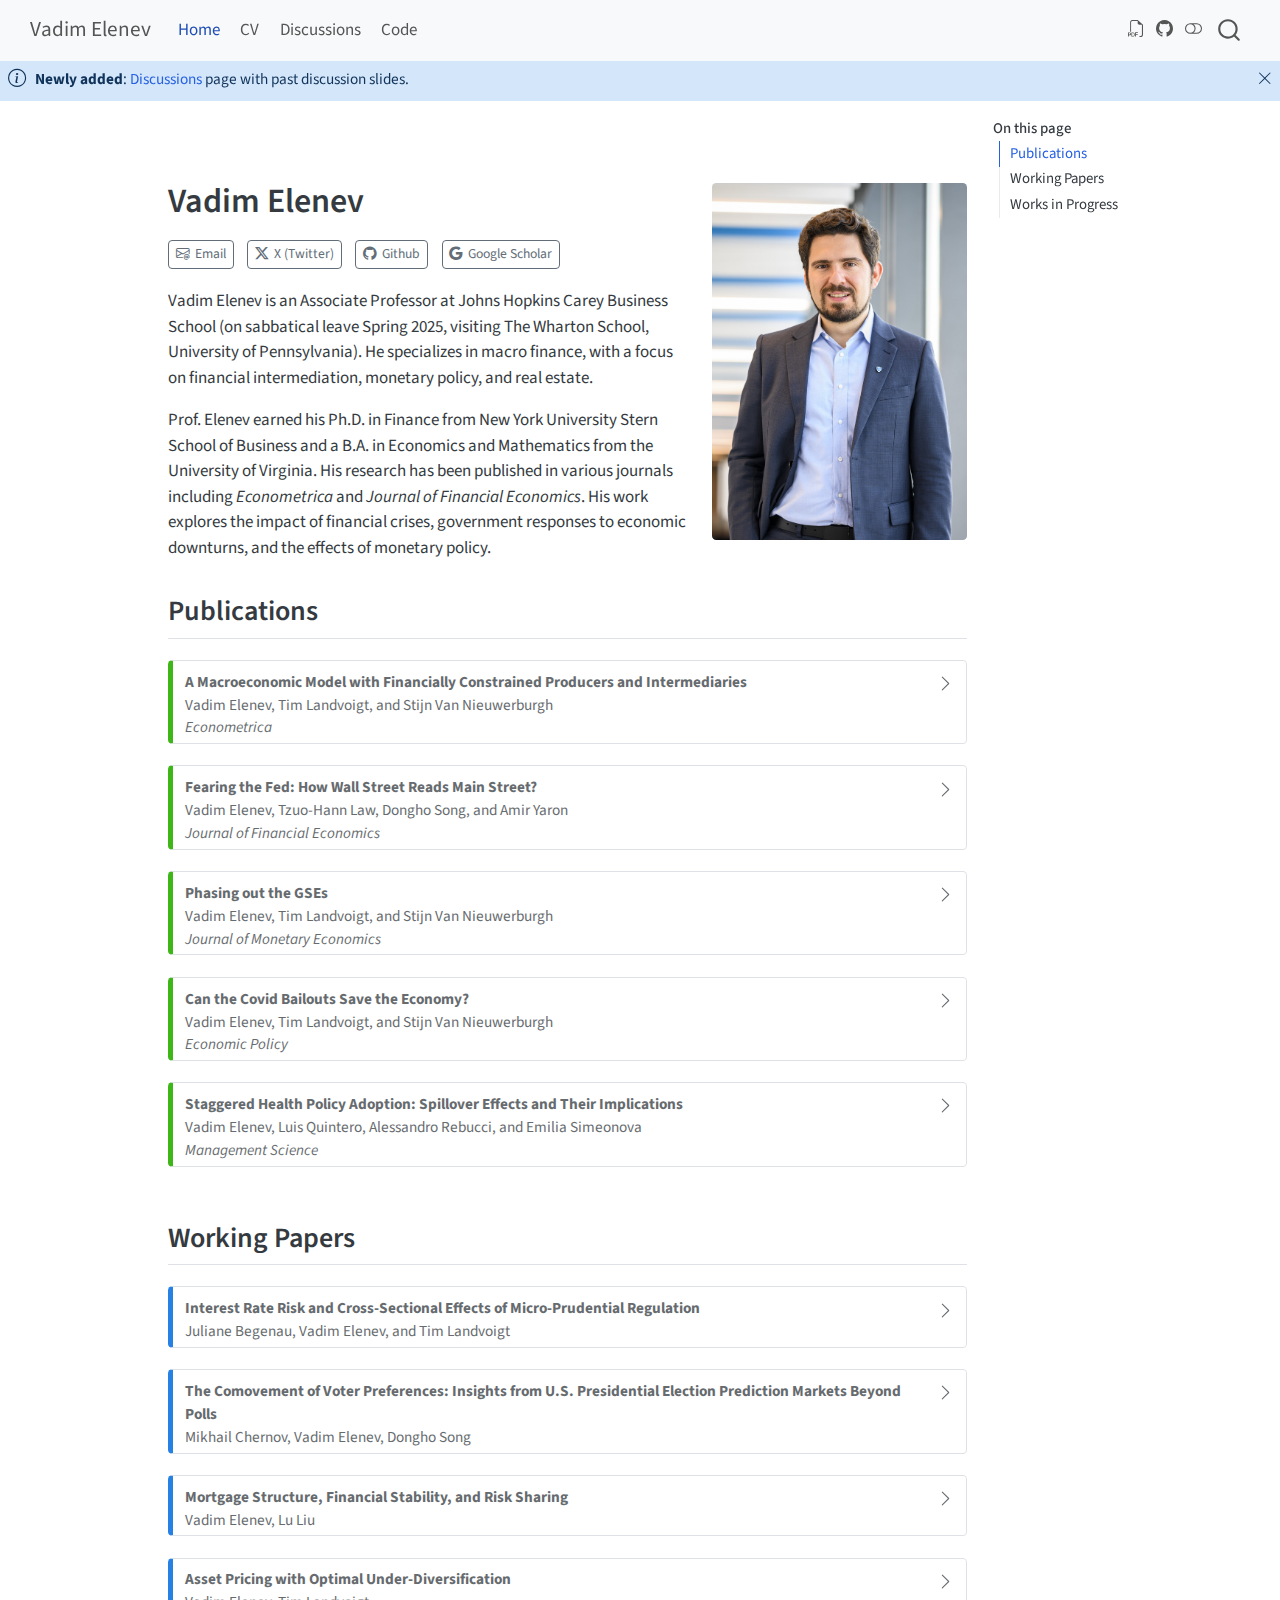
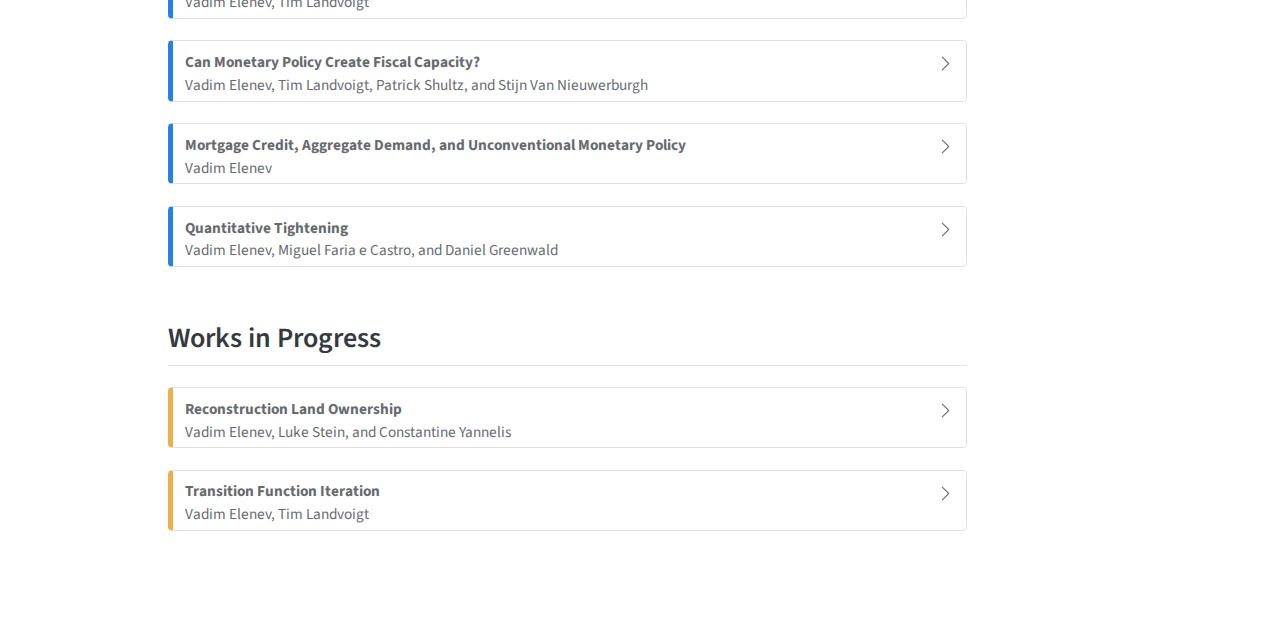
<file: index.html>
<!DOCTYPE html>
<html xmlns="http://www.w3.org/1999/xhtml" lang="en" xml:lang="en"><head>

<meta charset="utf-8">
<meta name="generator" content="quarto-1.6.37">

<meta name="viewport" content="width=device-width, initial-scale=1.0, user-scalable=yes">


<title>Vadim Elenev</title>
<style>
code{white-space: pre-wrap;}
span.smallcaps{font-variant: small-caps;}
div.columns{display: flex; gap: min(4vw, 1.5em);}
div.column{flex: auto; overflow-x: auto;}
div.hanging-indent{margin-left: 1.5em; text-indent: -1.5em;}
ul.task-list{list-style: none;}
ul.task-list li input[type="checkbox"] {
  width: 0.8em;
  margin: 0 0.8em 0.2em -1em; /* quarto-specific, see https://github.com/quarto-dev/quarto-cli/issues/4556 */ 
  vertical-align: middle;
}
</style>


<script src="site_libs/quarto-nav/quarto-nav.js"></script>
<script src="site_libs/clipboard/clipboard.min.js"></script>
<script src="site_libs/quarto-search/autocomplete.umd.js"></script>
<script src="site_libs/quarto-search/fuse.min.js"></script>
<script src="site_libs/quarto-search/quarto-search.js"></script>
<meta name="quarto:offset" content="./">
<script src="site_libs/quarto-html/quarto.js"></script>
<script src="site_libs/quarto-html/popper.min.js"></script>
<script src="site_libs/quarto-html/tippy.umd.min.js"></script>
<link href="site_libs/quarto-html/tippy.css" rel="stylesheet">
<link href="site_libs/quarto-html/quarto-syntax-highlighting-29e2c20b02301cfff04dc8050bf30c7e.css" rel="stylesheet" class="quarto-color-scheme" id="quarto-text-highlighting-styles">
<link href="site_libs/quarto-html/quarto-syntax-highlighting-dark-43df0d6f53b733b42d37fa7808e17715.css" rel="prefetch" class="quarto-color-scheme quarto-color-alternate" id="quarto-text-highlighting-styles">
<script src="site_libs/bootstrap/bootstrap.min.js"></script>
<link href="site_libs/bootstrap/bootstrap-icons.css" rel="stylesheet">
<link href="site_libs/bootstrap/bootstrap-1322888c997fad56b0b4d776d35cf542.min.css" rel="stylesheet" append-hash="true" class="quarto-color-scheme" id="quarto-bootstrap" data-mode="light">
<link href="site_libs/bootstrap/bootstrap-dark-7b4cdf087fd148e00d633bf65774a894.min.css" rel="prefetch" append-hash="true" class="quarto-color-scheme quarto-color-alternate" id="quarto-bootstrap" data-mode="dark">
<script id="quarto-search-options" type="application/json">{
  "location": "navbar",
  "copy-button": false,
  "collapse-after": 3,
  "panel-placement": "end",
  "type": "overlay",
  "limit": 50,
  "keyboard-shortcut": [
    "f",
    "/",
    "s"
  ],
  "show-item-context": false,
  "language": {
    "search-no-results-text": "No results",
    "search-matching-documents-text": "matching documents",
    "search-copy-link-title": "Copy link to search",
    "search-hide-matches-text": "Hide additional matches",
    "search-more-match-text": "more match in this document",
    "search-more-matches-text": "more matches in this document",
    "search-clear-button-title": "Clear",
    "search-text-placeholder": "",
    "search-detached-cancel-button-title": "Cancel",
    "search-submit-button-title": "Submit",
    "search-label": "Search"
  }
}</script>

<script type="text/javascript">

(function(i,s,o,g,r,a,m){i['GoogleAnalyticsObject']=r;i[r]=i[r]||function(){
  (i[r].q=i[r].q||[]).push(arguments)},i[r].l=1*new Date();a=s.createElement(o),
  m=s.getElementsByTagName(o)[0];a.async=1;a.src=g;m.parentNode.insertBefore(a,m)
  })(window,document,'script','https://www.google-analytics.com/analytics.js','ga');
ga('create', 'UA-97196765-1', 'auto');

ga('send', {
  hitType: 'pageview',
  'anonymizeIp': true,
});
</script>


<link rel="stylesheet" href="styles.css">
<meta property="og:title" content="Vadim Elenev">
<meta property="og:image" content="https://www.vadimelenev.com/resources/photo.jpg">
<meta property="og:site_name" content="Vadim Elenev">
<meta property="og:image:alt" content="Vadim Elenev">
<meta name="twitter:title" content="Vadim Elenev">
<meta name="twitter:description" content="Vadim Elenev, Assistant Professor at Johns Hopkins Carey Business School working on macroeconomics and finance.">
<meta name="twitter:image" content="https://www.vadimelenev.com/resources/Headshot.jpg">
<meta name="twitter:creator" content="@VadimElenev">
<meta name="twitter:card" content="summary">
</head>

<body class="nav-fixed">

<div id="quarto-search-results"></div>
  <header id="quarto-header" class="headroom fixed-top">
    <nav class="navbar navbar-expand-lg " data-bs-theme="dark">
      <div class="navbar-container container-fluid">
      <div class="navbar-brand-container mx-auto">
    <a class="navbar-brand" href="./index.html">
    <span class="navbar-title">Vadim Elenev</span>
    </a>
  </div>
            <div id="quarto-search" class="" title="Search"></div>
          <button class="navbar-toggler" type="button" data-bs-toggle="collapse" data-bs-target="#navbarCollapse" aria-controls="navbarCollapse" role="menu" aria-expanded="false" aria-label="Toggle navigation" onclick="if (window.quartoToggleHeadroom) { window.quartoToggleHeadroom(); }">
  <span class="navbar-toggler-icon"></span>
</button>
          <div class="collapse navbar-collapse" id="navbarCollapse">
            <ul class="navbar-nav navbar-nav-scroll me-auto">
  <li class="nav-item">
    <a class="nav-link active" href="./index.html" aria-current="page"> 
<span class="menu-text">Home</span></a>
  </li>  
  <li class="nav-item">
    <a class="nav-link" href="./CV.html"> 
<span class="menu-text">CV</span></a>
  </li>  
  <li class="nav-item">
    <a class="nav-link" href="./discussions.html"> 
<span class="menu-text">Discussions</span></a>
  </li>  
  <li class="nav-item">
    <a class="nav-link" href="http://www.github.com/elenev"> 
<span class="menu-text">Code</span></a>
  </li>  
</ul>
          </div> <!-- /navcollapse -->
            <div class="quarto-navbar-tools tools-wide">
    <a href="./resources/cv.pdf" title="CV [PDF]" class="quarto-navigation-tool px-1" aria-label="CV [PDF]"><i class="bi bi-filetype-pdf"></i></a>
    <a href="https://github.com/elenev" title="Github" class="quarto-navigation-tool px-1" aria-label="Github"><i class="bi bi-github"></i></a>
  <a href="" class="quarto-color-scheme-toggle quarto-navigation-tool  px-1" onclick="window.quartoToggleColorScheme(); return false;" title="Toggle dark mode"><i class="bi"></i></a>
</div>
      </div> <!-- /container-fluid -->
    </nav>
  <div id="quarto-announcement" data-announcement-id="f51e516cc1a94ecc422b74afa20e9405" class="alert alert-primary hidden"><i class="bi bi-info-circle quarto-announcement-icon"></i><div class="quarto-announcement-content">
<p><strong>Newly added</strong>: <a href="discussions.html">Discussions</a> page with past discussion slides.</p>
</div><i class="bi bi-x-lg quarto-announcement-action"></i></div>
</header>
<!-- content -->
<div id="quarto-content" class="quarto-container page-columns page-rows-contents page-layout-article page-navbar">
<!-- sidebar -->
<!-- margin-sidebar -->
    <div id="quarto-margin-sidebar" class="sidebar margin-sidebar">
        <nav id="TOC" role="doc-toc" class="toc-active">
    <h2 id="toc-title">On this page</h2>
   
  <ul>
  <li><a href="#publications" id="toc-publications" class="nav-link active" data-scroll-target="#publications">Publications</a></li>
  <li><a href="#working-papers" id="toc-working-papers" class="nav-link" data-scroll-target="#working-papers">Working Papers</a></li>
  <li><a href="#works-in-progress" id="toc-works-in-progress" class="nav-link" data-scroll-target="#works-in-progress">Works in Progress</a></li>
  </ul>
</nav>
    </div>
<!-- main -->
<main class="content page-columns page-full" id="quarto-document-content">




<div class="quarto-about-solana column-body">
  <div class="about-entity">
    <div class="entity-contents">
      <header id="title-block-header" class="quarto-title-block default">
<div class="quarto-title">
<h1 class="title">Vadim Elenev</h1>
</div>
<div class="quarto-title-meta">
  </div>
</header> <div class="about-links">
  <a href="mailto:velenev@jhu.edu" class="about-link" rel="" target="">
    <i class="bi bi-envelope-at"></i>
     <span class="about-link-text">Email</span>
  </a>
  <a href="https://twitter.com/VadimElenev" class="about-link" rel="" target="">
    <i class="bi bi-twitter-x"></i>
     <span class="about-link-text">X (Twitter)</span>
  </a>
  <a href="https://github.com/elenev" class="about-link" rel="" target="">
    <i class="bi bi-github"></i>
     <span class="about-link-text">Github</span>
  </a>
  <a href="https://scholar.google.com/citations?user=klSKBaEAAAAJ" class="about-link" rel="" target="">
    <i class="bi bi-google"></i>
     <span class="about-link-text">Google Scholar</span>
  </a>
</div>
      <div class="about-contents"><div id="bio">
<p>Vadim Elenev is an Associate Professor at Johns Hopkins Carey Business School (on sabbatical leave Spring 2025, visiting The Wharton School, University of Pennsylvania). He specializes in macro finance, with a focus on financial intermediation, monetary policy, and real estate.</p>
<p>Prof.&nbsp;Elenev earned his Ph.D.&nbsp;in Finance from New York University Stern School of Business and a B.A. in Economics and Mathematics from the University of Virginia. His research has been published in various journals including <em>Econometrica</em> and <em>Journal of Financial Economics</em>. His work explores the impact of financial crises, government responses to economic downturns, and the effects of monetary policy.</p>
</div></div>
    </div>
    <img src="resources/photo.jpg" alt="Vadim Elenev" class="about-image
  rounded " style="width: 15em;">
  </div>
</div>

<section id="publications" class="level2">
<h2 data-anchor-id="publications">Publications</h2>
<div class="callout callout-style-simple callout-tip no-icon callout-titled">
<div class="callout-header d-flex align-content-center" data-bs-toggle="collapse" data-bs-target=".callout-1-contents" aria-controls="callout-1" aria-expanded="false" aria-label="Toggle callout">
<div class="callout-icon-container">
<i class="callout-icon no-icon"></i>
</div>
<div class="callout-title-container flex-fill">
<span class="title-bold">A Macroeconomic Model with Financially Constrained Producers and Intermediaries</span><br><span class="authors-normal">Vadim Elenev, Tim Landvoigt, and Stijn Van Nieuwerburgh</span><br><span class="journal-italic">Econometrica</span>
</div>
<div class="callout-btn-toggle d-inline-block border-0 py-1 ps-1 pe-0 float-end"><i class="callout-toggle"></i></div>
</div>
<div id="callout-1" class="callout-1-contents callout-collapse collapse">
<div class="callout-body-container callout-body">
<p>
</p><p><a href="https://papers.ssrn.com/sol3/papers.cfm?abstract_id=2748230">[SSRN]</a> <a href="https://onlinelibrary.wiley.com/doi/abs/10.3982/ECTA16438">[Journal]</a> <a href="https://github.com/elenev/MacroModelProducersIntermediaries">[Code]</a></p>
<p>How much capital should financial intermediaries hold? We propose a general equilibrium model with a financial sector that makes risky long-term loans to firms, funded by deposits from savers. Government guarantees create a role for bank capital regulation. The model captures the sharp and persistent drop in macro-economic aggregates and credit provision as well as the sharp change in credit spreads observed during financial crises. Policies requiring intermediaries to hold more capital reduce financial fragility, reduce the size of the financial and non-financial sectors, and lower intermediary profits. They redistribute wealth from savers to the owners of banks and non-financial firms. Pre-crisis capital requirements are close to optimal. Counter-cyclical capital requirements increase welfare.</p>
<p><em>Presentations:</em></p>
<ul>
<li>Michigan Ross, Ann Arbor, MI, Nov 2019</li>
<li>McGill Desautels, Montreal, Quebec, Aug 2019</li>
<li>Financial Intermediation Research Society, Savannah, GA, May 2019 (by coauthor)</li>
<li>ECB Research Workshop, Frankfurt am Main, Germany, Dec 2018 (by coauthor)</li>
<li>NBER Summer Institute, Cambridge, MA, Jul 2018 (by coauthor)</li>
<li>German Economists Abroad, Frankfurt am Main, Germany, Dec 2017 (by coauthor)</li>
<li>Bank of Canada Financial Stability Monetary Policy, Ottawa, Canada, Nov 2017 (by coauthor)</li>
<li>Joint Central Bankers, Cleveland, OH, Nov 2017 (by coauthor)</li>
<li>Computing in Economics and Finance, New York, NY, Jun 2017</li>
<li>Macro Finance Society IX Workshop, Chicago, IL, May 2017</li>
<li>International Conference on Financial Markets and Macroeconomic Performance, Frankfurt am Main, Germany, May 2017 (by coauthor)</li>
<li>FRBSF Conference on Macroeconomics and Monetary Policy, San Francisco, CA, Mar 2017 (by coauthor)</li>
<li>UNC Jackson Hole Winter Finance, Teton Village, WY, Jan 2017 (by coauthor)</li>
<li>American Finance Association, Chicago, IL, Jan 2017 (by coauthor)</li>
<li>Tepper LAEF Advances in Macro Finance, Pittsburgh, PA, Sep 2016 (by coauthor)</li>
<li>Riksbank Conference on Interconnected Financial Systems, Stockholm, Sweden, Sep 2016 (by coauthor)</li>
<li>ESSFM Gerzensee, Switzerland, Jul 2016 (by coauthor)</li>
<li>Econometric Society North American Summer Meeting, Philadelphia, PA, Jun 2016</li>
<li>Society for Economic Dynamics, Toulouse, France, Jun 2016 (by coauthor)</li>
</ul>
<p></p>
</div>
</div>
</div>
<div class="callout callout-style-simple callout-tip no-icon callout-titled">
<div class="callout-header d-flex align-content-center" data-bs-toggle="collapse" data-bs-target=".callout-2-contents" aria-controls="callout-2" aria-expanded="false" aria-label="Toggle callout">
<div class="callout-icon-container">
<i class="callout-icon no-icon"></i>
</div>
<div class="callout-title-container flex-fill">
<span class="title-bold">Fearing the Fed: How Wall Street Reads Main Street?</span><br><span class="authors-normal">Vadim Elenev, Tzuo-Hann Law, Dongho Song, and Amir Yaron</span><br><span class="journal-italic">Journal of Financial Economics</span>
</div>
<div class="callout-btn-toggle d-inline-block border-0 py-1 ps-1 pe-0 float-end"><i class="callout-toggle"></i></div>
</div>
<div id="callout-2" class="callout-2-contents callout-collapse collapse">
<div class="callout-body-container callout-body">
<p>
</p><p><a href="https://papers.ssrn.com/sol3/papers.cfm?abstract_id=3092629">[SSRN]</a> <a href="https://www.sciencedirect.com/science/article/pii/S0304405X24000138">[Journal]</a> <a href="https://data.mendeley.com/datasets/w9ywjnmcv5/3">[Code]</a></p>
<p>We provide strong evidence of a countercyclical sensitivity of the stock market to major macroeconomic announcements. The most notable cyclical variation takes place within expansions: sensitivity is largest early in an expansion and essentially zero late in an expansion. By exploiting the comovement pattern between stocks and bonds around announcements, we show that the stock market sensitivity is large when the cash flow component of news is least offset by news about future risk-free rates. Observed fluctuations in stock sensitivities can be attributed to shifting perceptions of monetary policy responsiveness.</p>
<p></p>
</div>
</div>
</div>
<div class="callout callout-style-simple callout-tip no-icon callout-titled">
<div class="callout-header d-flex align-content-center" data-bs-toggle="collapse" data-bs-target=".callout-3-contents" aria-controls="callout-3" aria-expanded="false" aria-label="Toggle callout">
<div class="callout-icon-container">
<i class="callout-icon no-icon"></i>
</div>
<div class="callout-title-container flex-fill">
<span class="title-bold">Phasing out the GSEs</span><br><span class="authors-normal">Vadim Elenev, Tim Landvoigt, and Stijn Van Nieuwerburgh</span><br><span class="journal-italic">Journal of Monetary Economics</span>
</div>
<div class="callout-btn-toggle d-inline-block border-0 py-1 ps-1 pe-0 float-end"><i class="callout-toggle"></i></div>
</div>
<div id="callout-3" class="callout-3-contents callout-collapse collapse">
<div class="callout-body-container callout-body">
<p>
</p><p><a href="https://papers.ssrn.com/sol3/papers.cfm?abstract_id=2588144">[SSRN]</a> <a href="https://www.sciencedirect.com/science/article/pii/S0304393216300332">[Journal]</a></p>
<p>We develop a new model of the mortgage market that emphasizes the role of the financial sector and the government. Risk tolerant savers act as intermediaries between risk averse depositors and impatient borrowers. Both borrowers and intermediaries can default. The government provides both mortgage guarantees and deposit insurance. Underpriced government mortgage guarantees lead to more and riskier mortgage originations and higher financial sector leverage. Mortgage crises occasionally turn into financial crises and government bailouts due to the fragility of the intermediaries’ balance sheets. Foreclosure crises beget fiscal uncertainty, further disrupting the optimal allocation of risk in the economy. Increasing the price of the mortgage guarantee “crowds in” the private sector, reduces financial fragility, leads to fewer but safer mortgages, lowers house prices, and raises mortgage and risk-free interest rates. Due to a more robust financial sector and less fiscal uncertainty, consumption smoothing improves and foreclosure rates fall. While borrowers are nearly indifferent to a world with or without mortgage guarantees, savers are substantially better off. While aggregate welfare increases, so does wealth inequality.</p>
<p></p>
</div>
</div>
</div>
<div class="callout callout-style-simple callout-tip no-icon callout-titled">
<div class="callout-header d-flex align-content-center" data-bs-toggle="collapse" data-bs-target=".callout-4-contents" aria-controls="callout-4" aria-expanded="false" aria-label="Toggle callout">
<div class="callout-icon-container">
<i class="callout-icon no-icon"></i>
</div>
<div class="callout-title-container flex-fill">
<span class="title-bold">Can the Covid Bailouts Save the Economy?</span><br><span class="authors-normal">Vadim Elenev, Tim Landvoigt, and Stijn Van Nieuwerburgh</span><br><span class="journal-italic">Economic Policy</span>
</div>
<div class="callout-btn-toggle d-inline-block border-0 py-1 ps-1 pe-0 float-end"><i class="callout-toggle"></i></div>
</div>
<div id="callout-4" class="callout-4-contents callout-collapse collapse">
<div class="callout-body-container callout-body">
<p>
</p><p><a href="https://papers.ssrn.com/sol3/papers.cfm?abstract_id=3593108">[SSRN]</a> <a href="https://academic.oup.com/economicpolicy/article-abstract/37/110/277/6511436">[Journal]</a> <a href="https://github.com/elenev/CovidBailouts">[Code]</a></p>
<p>The covid-19 crisis has led to a sharp deterioration in firm and bank balance sheets. The government has responded with a massive intervention in corporate credit markets. We study equilibrium dynamics of macroeconomic quantities and prices, and how they are affected by this policy response. The interventions prevent a much deeper crisis by reducing corporate bankruptcies by about half and short-circuiting the doom loop between corporate and financial sector fragility. The additional fiscal cost is zero since programme spending replaces what would otherwise have been spent on financial sector bailouts. An alternative intervention that targets aid to firms at risk of bankruptcy prevents more bankruptcies at much lower fiscal cost, but only enjoys marginally higher welfare. Finally, we study longer-run consequences for firm leverage and intermediary health when pandemics become the new normal.</p>
<p><em>Presentations:</em></p>
<ul>
<li>Economic Policy Panel Meeting, Virtual, Apr 2021 (by coauthor)</li>
<li>American Finance Association, Virtual, Jan 2021 (by coauthor)</li>
<li>Bank of Portugal, Virtual, Nov 2020</li>
<li>IMF Annual Research Conference, Virtual, Nov 2020</li>
<li>Melbourne, Virtual, Aug 2020</li>
<li>Midwest Finance Association, Virtual, Jan 1900 (by coauthor)</li>
</ul>
<p></p>
</div>
</div>
</div>
<div class="callout callout-style-simple callout-tip no-icon callout-titled">
<div class="callout-header d-flex align-content-center" data-bs-toggle="collapse" data-bs-target=".callout-5-contents" aria-controls="callout-5" aria-expanded="false" aria-label="Toggle callout">
<div class="callout-icon-container">
<i class="callout-icon no-icon"></i>
</div>
<div class="callout-title-container flex-fill">
<span class="title-bold">Staggered Health Policy Adoption: Spillover Effects and Their Implications</span><br><span class="authors-normal">Vadim Elenev, Luis Quintero, Alessandro Rebucci, and Emilia Simeonova</span><br><span class="journal-italic">Management Science</span>
</div>
<div class="callout-btn-toggle d-inline-block border-0 py-1 ps-1 pe-0 float-end"><i class="callout-toggle"></i></div>
</div>
<div id="callout-5" class="callout-5-contents callout-collapse collapse">
<div class="callout-body-container callout-body">
<p>
</p><p><a href="https://papers.ssrn.com/sol3/papers.cfm?abstract_id=3657594">[SSRN]</a> <a href="https://pubsonline.informs.org/doi/abs/10.1287/mnsc.2023.01033">[Journal]</a></p>
<p>This paper investigates the direct and spillover effects on mobility caused by the staggered adoption of Stay-at-Home orders (SHOs) implemented by U.S. counties to contain the spread of COVID-19. We find that mobility in neighboring counties declines by a third to a half as much as in the counties that first implement the SHOs. Further, these spillovers are concentrated in counties that share media markets with treated counties. Using directional mobility data, we find that declines in internal mobility in the neighbor counties account for a much larger proportion of the overall decline in mobility than decreases in traffic originating in the treated county and headed to the neighbor. Together, these results provide strong evidence that SHOs operate through information sharing and voluntary social distancing. Based on our estimates and a simple model of staggered SHO adoption, we construct counterfactual scenarios that separate the impact of policy coordination from that of adoption timing. We demonstrate that staggered implementation of SHO policies can yield mobility reductions that are larger than coordinated but delayed SHO policy adoption.</p>
<p></p>
</div>
</div>
</div>
</section>
<section id="working-papers" class="level2">
<h2 data-anchor-id="working-papers">Working Papers</h2>
<div class="callout callout-style-simple callout-note no-icon callout-titled">
<div class="callout-header d-flex align-content-center" data-bs-toggle="collapse" data-bs-target=".callout-6-contents" aria-controls="callout-6" aria-expanded="false" aria-label="Toggle callout">
<div class="callout-icon-container">
<i class="callout-icon no-icon"></i>
</div>
<div class="callout-title-container flex-fill">
<span class="title-bold">Interest Rate Risk and Cross-Sectional Effects of Micro-Prudential Regulation</span><br><span class="authors-normal">Juliane Begenau, Vadim Elenev, and Tim Landvoigt</span>
</div>
<div class="callout-btn-toggle d-inline-block border-0 py-1 ps-1 pe-0 float-end"><i class="callout-toggle"></i></div>
</div>
<div id="callout-6" class="callout-6-contents callout-collapse collapse">
<div class="callout-body-container callout-body">
<p>
</p><p><a href="https://papers.ssrn.com/sol3/papers.cfm?abstract_id=4950528">[SSRN]</a></p>
<p>This paper investigates the financial stability consequences of banks’ interest rate risk exposure and uninsured deposit funding share. We develop a model incorporating insured and uninsured deposits, interest rate-sensitive securities, and credit-risky loans to understand how banks respond to interest rate risk and the potential for deposit runs. The model delivers the concentration of uninsured deposits in larger banks and examines how banks’ portfolio- and funding choices impact financial stability. We study the effects of recent Federal Reserve rate hikes on banks and analyze micro-prudential policy tools to enhance the banking sector’s resilience. Higher liquidity requirements that target uninsured deposits are effective at curbing run risk of large banks, but cause misallocation in the lending market. Size-dependent capital requirements are equally effective at mitigating run risk, with minimal unintended consequences.</p>
<p><em>Presentations:</em></p>
<ul>
<li>Western Finance Association, Snowbird, UT, Jun 2025</li>
<li>SFS Cavalcade, Hoboken, NJ, May 2025</li>
<li>NBER Corporate Finance, Chicago, IL, Apr 2025 (by coauthor)</li>
<li>NBER Financial Market Frictions and Systemic Risks, Boston, MA, Mar 2025</li>
<li>Midwest Finance Association, Chicago, IL, Mar 2025</li>
<li>HEC-McGill Winter Finance Workshop, Charlevoix, Quebec, Mar 2025 (by coauthor)</li>
<li>UBC Winter Finance Conference, Whistler, BC, Feb 2025 (by coauthor)</li>
</ul>
<p></p>
</div>
</div>
</div>
<div class="callout callout-style-simple callout-note no-icon callout-titled">
<div class="callout-header d-flex align-content-center" data-bs-toggle="collapse" data-bs-target=".callout-7-contents" aria-controls="callout-7" aria-expanded="false" aria-label="Toggle callout">
<div class="callout-icon-container">
<i class="callout-icon no-icon"></i>
</div>
<div class="callout-title-container flex-fill">
<span class="title-bold">The Comovement of Voter Preferences: Insights from U.S. Presidential Election Prediction Markets Beyond Polls</span><br><span class="authors-normal">Mikhail Chernov, Vadim Elenev, Dongho Song</span>
</div>
<div class="callout-btn-toggle d-inline-block border-0 py-1 ps-1 pe-0 float-end"><i class="callout-toggle"></i></div>
</div>
<div id="callout-7" class="callout-7-contents callout-collapse collapse">
<div class="callout-body-container callout-body">
<p>
</p><p><a href="https://www.nber.org/papers/w33339?utm_campaign=ntwh&amp;utm_medium=email&amp;utm_source=ntwg28">[NBER]</a> <a href="https://papers.ssrn.com/sol3/papers.cfm?abstract_id=4998858">[SSRN (Realtime Forecast)]</a></p>
<p>We propose a novel time-series econometric framework to forecast U.S. Presidential election outcomes in real time by combining polling data, economic fundamentals, and political prediction market prices. Our model estimates the joint dynamics of voter preferences across states. Applying our approach to the 2024 Presidential Election, we find a two-factor structure driving the vast majority of the variation in voter preferences. We identify electorally similar state clusters without relying on historical data or demographic models of voter behavior. Our simulations quantify the correlations between state-level election outcomes. Failing to take the correlations into account can bias the forecasted win probability for a given candidate by several percentage points. We find Pennsylvania to be the most pivotal state in the 2024 election, followed by Nevada. Our results provide insights for election observers, candidates, and traders.</p>
<p></p>
</div>
</div>
</div>
<div class="callout callout-style-simple callout-note no-icon callout-titled">
<div class="callout-header d-flex align-content-center" data-bs-toggle="collapse" data-bs-target=".callout-8-contents" aria-controls="callout-8" aria-expanded="false" aria-label="Toggle callout">
<div class="callout-icon-container">
<i class="callout-icon no-icon"></i>
</div>
<div class="callout-title-container flex-fill">
<span class="title-bold">Mortgage Structure, Financial Stability, and Risk Sharing</span><br><span class="authors-normal">Vadim Elenev, Lu Liu</span>
</div>
<div class="callout-btn-toggle d-inline-block border-0 py-1 ps-1 pe-0 float-end"><i class="callout-toggle"></i></div>
</div>
<div id="callout-8" class="callout-8-contents callout-collapse collapse">
<div class="callout-body-container callout-body">
<p>
</p><p><a href="https://papers.ssrn.com/sol3/papers.cfm?abstract_id=5014602">[SSRN]</a></p>
<p>Mortgage structure matters not only for monetary policy transmission, but also for financial stability. In an adjustable-rate mortgage (ARM) regime, interest rate rises cause higher default rates due to increases in mortgage payments. In a fixed-rate mortgage (FRM) regime, households are protected, but banks are potentially more exposed to rate rises. To evaluate these competing mechanisms under different mortgage regimes, we build a quantitative model with flexible mortgage contract structures, borrowers, and an intermediary sector. Our approach captures borrowers’ endogenous default decisions and intermediaries’ equilibrium pricing effects on mortgage rates and risk premia, reflecting the interaction between interest rate and credit risks, and intermediary net worth. We find that financial stability risks are “U-shaped” in mortgage structure: while ARM payments are more sensitive to interest rates, defaults happen in states when intermediary net worth is high, resulting in lower risk premia in constrained states of the world compared to the benchmark FRM economy. As a result, an intermediate mortgage fixation length minimizes the volatility of intermediary net worth and improves the sharing of aggregate risks. Our findings have implications for mortgage design, macroprudential, and monetary policy.</p>
<p><em>Presentations:</em></p>
<ul>
<li>Western Finance Association, Snowbird, UT, Jun 2025</li>
<li>ECB Conference on Financial Stability and Macroprudential Policy, Frankfurt am Main, Germany, Jun 2025 (by coauthor)</li>
<li>SFS Cavalcade, Hoboken, NJ, May 2025</li>
<li>Columbia Workshop in New Empirical Finance, New York, NY, May 2025</li>
<li>Chicago Fed, Chicago, IL, Apr 2025</li>
<li>Wharton, Philadelphia, PA, Mar 2025</li>
<li>CUNY Baruch, New York, NY, Dec 2024</li>
<li>American Real Estate and Urban Economics Association National Conference, Washington, DC, May 2024</li>
</ul>
<p></p>
</div>
</div>
</div>
<div class="callout callout-style-simple callout-note no-icon callout-titled">
<div class="callout-header d-flex align-content-center" data-bs-toggle="collapse" data-bs-target=".callout-9-contents" aria-controls="callout-9" aria-expanded="false" aria-label="Toggle callout">
<div class="callout-icon-container">
<i class="callout-icon no-icon"></i>
</div>
<div class="callout-title-container flex-fill">
<span class="title-bold">Asset Pricing with Optimal Under-Diversification</span><br><span class="authors-normal">Vadim Elenev, Tim Landvoigt</span>
</div>
<div class="callout-btn-toggle d-inline-block border-0 py-1 ps-1 pe-0 float-end"><i class="callout-toggle"></i></div>
</div>
<div id="callout-9" class="callout-9-contents callout-collapse collapse">
<div class="callout-body-container callout-body">
<p>
</p><p><a href="https://papers.ssrn.com/sol3/papers.cfm?abstract_id=4236861">[SSRN]</a></p>
<p>We study sources and implications of undiversified portfolios in a production-based asset pricing model with financial frictions. Households take concentrated positions in a single firm exposed to idiosyncratic shocks because managerial effort requires equity stakes, and because investors gain private benefits from concentrated holdings. Matching data on returns and portfolios, we find that the marginal investor optimally holds 45% of their portfolio in a single firm, incentivizing managerial effort that accounts for 4% of aggregate output. Investors derive control benefits equivalent to 3% points of excess return, rationalizing low observed returns on undiversified holdings in the data. A counterfactual world of full diversification would feature higher risk free rates, lower risk premiums on fully diversified and concentrated assets, less capital accumulation, yet higher consumption and welfare. Exposure to undiversified firm risk can explain approximately 40% of the level and 20% of the volatility of the equity premium. A targeted subsidy that decreases diversification improves welfare by increasing managerial effort and reducing financial frictions.</p>
<p><em>Presentations:</em></p>
<ul>
<li>Midwest Finance Association, Chicago, IL, Mar 2024</li>
<li>Utah Winter Finance Conference, Snowbird, UT, Feb 2024 (by coauthor)</li>
<li>American Finance Association, San Antonio, TX, Jan 2024</li>
<li>European Finance Association, Amsterdam, The Netherlands, Aug 2023</li>
<li>Western Finance Association, San Francisco, CA, Jun 2023</li>
<li>Minnesota Macro and Asset Pricing, Minneapolis, MN, May 2023 (by coauthor)</li>
<li>Adam Smith Workshop, Oxford, U.K., Apr 2023 (by coauthor)</li>
<li>Hong Kong University, Virtual, Apr 2023</li>
<li>German Economists Abroad, Mannheim, Germany, Dec 2023 (by coauthor)</li>
<li>ITAM, Mexico City, Mexico, Oct 2023</li>
<li>UVa Darden, Charlottesville, VA, Sep 2023</li>
</ul>
<p></p>
</div>
</div>
</div>
<div class="callout callout-style-simple callout-note no-icon callout-titled">
<div class="callout-header d-flex align-content-center" data-bs-toggle="collapse" data-bs-target=".callout-10-contents" aria-controls="callout-10" aria-expanded="false" aria-label="Toggle callout">
<div class="callout-icon-container">
<i class="callout-icon no-icon"></i>
</div>
<div class="callout-title-container flex-fill">
<span class="title-bold">Can Monetary Policy Create Fiscal Capacity?</span><br><span class="authors-normal">Vadim Elenev, Tim Landvoigt, Patrick Shultz, and Stijn Van Nieuwerburgh</span>
</div>
<div class="callout-btn-toggle d-inline-block border-0 py-1 ps-1 pe-0 float-end"><i class="callout-toggle"></i></div>
</div>
<div id="callout-10" class="callout-10-contents callout-collapse collapse">
<div class="callout-body-container callout-body">
<p>
</p><p><a href="https://papers.ssrn.com/sol3/papers.cfm?abstract_id=3896402">[SSRN]</a></p>
<p>Governments around the world have gone on a massive fiscal expansion in response to the GFC and Covid crises, increasing government debt to levels not seen in 75 years. How will this debt be repaid? What role do conventional and unconventional monetary policy play? We investigate debt sustainability in a New Keynesian model with an intermediary sector, realistic fiscal and monetary policy, endogenous convenience yields, and substantial risk premia. During a large economic crisis, increased government spending and lower tax revenue lead to a large rise in government debt and raise the risk of future tax increases. Quantitative easing (QE) contributes to lowering the debt/GDP ratio and reducing the risk of future tax increases. QE is state- and duration-dependent: while a temporary QE policy deployed in a crisis stimulates aggregate demand, permanent QE crowds out investment and lowers long-run output.</p>
<p><em>Presentations:</em></p>
<ul>
<li>American Economic Association, New Orleans, LA, Jan 2023</li>
<li>Nebraska, Lincoln, NE, Sep 2022</li>
<li>European Finance Association, Barcelona, Spain, Aug 2022 (by coauthor)</li>
<li>Minnesota Macro Workshop, Minneapolis, MN, Jul 2022 (by coauthor)</li>
<li>Society of Economic Dynamics, Madison, WI, Jun 2022 (by coauthor)</li>
<li>Western Finance Association, Portland, OR, Jun 2022 (by coauthor)</li>
<li>Financial Intermediary Research Society, Budapest, Hungary, Jun 2022</li>
<li>USC Marshall, Los Angeles, CA, Apr 2022</li>
<li>Tepper LAEF Advances in Macro Finance, Santa Barbara, CA, Apr 2022</li>
<li>Adam Smith Workshop, Fontainebleau, France, Apr 2022 (by coauthor)</li>
<li>UNC Jackson Hole Winter Finance, Teton Village, WY, Jan 2022</li>
<li>Carnegie Mellon Tepper, Virtual, Oct 2021</li>
</ul>
<p></p>
</div>
</div>
</div>
<div class="callout callout-style-simple callout-note no-icon callout-titled">
<div class="callout-header d-flex align-content-center" data-bs-toggle="collapse" data-bs-target=".callout-11-contents" aria-controls="callout-11" aria-expanded="false" aria-label="Toggle callout">
<div class="callout-icon-container">
<i class="callout-icon no-icon"></i>
</div>
<div class="callout-title-container flex-fill">
<span class="title-bold">Mortgage Credit, Aggregate Demand, and Unconventional Monetary Policy</span><br><span class="authors-normal">Vadim Elenev</span>
</div>
<div class="callout-btn-toggle d-inline-block border-0 py-1 ps-1 pe-0 float-end"><i class="callout-toggle"></i></div>
</div>
<div id="callout-11" class="callout-11-contents callout-collapse collapse">
<div class="callout-body-container callout-body">
<p>
</p><p><a href="https://papers.ssrn.com/sol3/papers.cfm?abstract_id=2951397">[SSRN]</a></p>
<p>I develop a quantitative model of the mortgage market operating in an economy with financial frictions and nominal rigidities. I use this model to study the effectiveness of large-scale asset purchases (LSAPs) by a central bank as a tool of monetary policy. When negative shocks hit, homeowner and financial sector balance sheets are impaired, borrowing constraints bind, asset prices and aggregate demand drop, hampering the transmission of conventional monetary policy. LSAPs boost aggregate demand in a crisis by directing additional lending to homeowners, raising house prices, and establishing expectations of future financial stability. However, legacy household debt depresses output and consumption in recovery. In the long run, a commitment to ongoing use of LSAPs in crises reduces credit and business cycle volatility and redistributes resources from borrowers and intermediaries to savers.</p>
<p><em>Presentations:</em></p>
<ul>
<li>JHU Applied Math, Baltimore, MD, Mar 2019</li>
<li>JHU Econ, Baltimore, MD, Apr 2018</li>
<li>CUNY Baruch, New York, NY, Nov 2017</li>
<li>Penn State Smeal, State College, PA, Oct 2017</li>
<li>Syracuse Whitman, Syracuse, NY, Feb 2017</li>
<li>Wharton, Philadelphia, PA, Feb 2017</li>
<li>UCSD Rady, La Jolla, CA, Feb 2017</li>
<li>Washington University Olin, Clayton, MO, Feb 2017</li>
<li>Imperial College, London, U.K., Feb 2017</li>
<li>London Business School, London, U.K., Feb 2017</li>
<li>Johns Hopkins Carey, Baltimore, MD, Jan 2017</li>
</ul>
<p></p>
</div>
</div>
</div>
<div class="callout callout-style-simple callout-note no-icon callout-titled">
<div class="callout-header d-flex align-content-center" data-bs-toggle="collapse" data-bs-target=".callout-12-contents" aria-controls="callout-12" aria-expanded="false" aria-label="Toggle callout">
<div class="callout-icon-container">
<i class="callout-icon no-icon"></i>
</div>
<div class="callout-title-container flex-fill">
<span class="title-bold">Quantitative Tightening</span><br><span class="authors-normal">Vadim Elenev, Miguel Faria e Castro, and Daniel Greenwald</span>
</div>
<div class="callout-btn-toggle d-inline-block border-0 py-1 ps-1 pe-0 float-end"><i class="callout-toggle"></i></div>
</div>
<div id="callout-12" class="callout-12-contents callout-collapse collapse">
<div class="callout-body-container callout-body">
<p>
</p><p><em>Presentations:</em></p>
<ul>
<li>DC-Area Juniors, Washington, DC, May 2019</li>
<li>American Real Estate and Urban Economics Association, Washington DC, May 2019</li>
<li>UMBC, Catonsville, MD, Apr 2019</li>
<li>UNC Junior Finance Roundtable, Chapel Hill, NC, Mar 2019</li>
<li>American Economic Association, San Diego, CA, Jan 2019 (by coauthor)</li>
</ul>
<p></p>
</div>
</div>
</div>
</section>
<section id="works-in-progress" class="level2">
<h2 data-anchor-id="works-in-progress">Works in Progress</h2>
<div class="callout callout-style-simple callout-caution no-icon callout-titled">
<div class="callout-header d-flex align-content-center" data-bs-toggle="collapse" data-bs-target=".callout-13-contents" aria-controls="callout-13" aria-expanded="false" aria-label="Toggle callout">
<div class="callout-icon-container">
<i class="callout-icon no-icon"></i>
</div>
<div class="callout-title-container flex-fill">
<span class="title-bold">Reconstruction Land Ownership</span><br><span class="authors-normal">Vadim Elenev, Luke Stein, and Constantine Yannelis</span>
</div>
<div class="callout-btn-toggle d-inline-block border-0 py-1 ps-1 pe-0 float-end"><i class="callout-toggle"></i></div>
</div>
<div id="callout-13" class="callout-13-contents callout-collapse collapse">
<div class="callout-body-container callout-body">
<p>
</p>
</div>
</div>
</div>
<div class="callout callout-style-simple callout-caution no-icon callout-titled">
<div class="callout-header d-flex align-content-center" data-bs-toggle="collapse" data-bs-target=".callout-14-contents" aria-controls="callout-14" aria-expanded="false" aria-label="Toggle callout">
<div class="callout-icon-container">
<i class="callout-icon no-icon"></i>
</div>
<div class="callout-title-container flex-fill">
<span class="title-bold">Transition Function Iteration</span><br><span class="authors-normal">Vadim Elenev, Tim Landvoigt</span>
</div>
<div class="callout-btn-toggle d-inline-block border-0 py-1 ps-1 pe-0 float-end"><i class="callout-toggle"></i></div>
</div>
<div id="callout-14" class="callout-14-contents callout-collapse collapse">
<div class="callout-body-container callout-body">
<p>
</p>
</div>
</div>
</div>



</section>

<a onclick="window.scrollTo(0, 0); return false;" role="button" id="quarto-back-to-top"><i class="bi bi-arrow-up"></i> Back to top</a></main> <!-- /main -->
<script id="quarto-html-after-body" type="application/javascript">
window.document.addEventListener("DOMContentLoaded", function (event) {
  const toggleBodyColorMode = (bsSheetEl) => {
    const mode = bsSheetEl.getAttribute("data-mode");
    const bodyEl = window.document.querySelector("body");
    if (mode === "dark") {
      bodyEl.classList.add("quarto-dark");
      bodyEl.classList.remove("quarto-light");
    } else {
      bodyEl.classList.add("quarto-light");
      bodyEl.classList.remove("quarto-dark");
    }
  }
  const toggleBodyColorPrimary = () => {
    const bsSheetEl = window.document.querySelector("link#quarto-bootstrap");
    if (bsSheetEl) {
      toggleBodyColorMode(bsSheetEl);
    }
  }
  toggleBodyColorPrimary();  
  const disableStylesheet = (stylesheets) => {
    for (let i=0; i < stylesheets.length; i++) {
      const stylesheet = stylesheets[i];
      stylesheet.rel = 'prefetch';
    }
  }
  const enableStylesheet = (stylesheets) => {
    for (let i=0; i < stylesheets.length; i++) {
      const stylesheet = stylesheets[i];
      stylesheet.rel = 'stylesheet';
    }
  }
  const manageTransitions = (selector, allowTransitions) => {
    const els = window.document.querySelectorAll(selector);
    for (let i=0; i < els.length; i++) {
      const el = els[i];
      if (allowTransitions) {
        el.classList.remove('notransition');
      } else {
        el.classList.add('notransition');
      }
    }
  }
  const toggleGiscusIfUsed = (isAlternate, darkModeDefault) => {
    const baseTheme = document.querySelector('#giscus-base-theme')?.value ?? 'light';
    const alternateTheme = document.querySelector('#giscus-alt-theme')?.value ?? 'dark';
    let newTheme = '';
    if(darkModeDefault) {
      newTheme = isAlternate ? baseTheme : alternateTheme;
    } else {
      newTheme = isAlternate ? alternateTheme : baseTheme;
    }
    const changeGiscusTheme = () => {
      // From: https://github.com/giscus/giscus/issues/336
      const sendMessage = (message) => {
        const iframe = document.querySelector('iframe.giscus-frame');
        if (!iframe) return;
        iframe.contentWindow.postMessage({ giscus: message }, 'https://giscus.app');
      }
      sendMessage({
        setConfig: {
          theme: newTheme
        }
      });
    }
    const isGiscussLoaded = window.document.querySelector('iframe.giscus-frame') !== null;
    if (isGiscussLoaded) {
      changeGiscusTheme();
    }
  }
  const toggleColorMode = (alternate) => {
    // Switch the stylesheets
    const alternateStylesheets = window.document.querySelectorAll('link.quarto-color-scheme.quarto-color-alternate');
    manageTransitions('#quarto-margin-sidebar .nav-link', false);
    if (alternate) {
      enableStylesheet(alternateStylesheets);
      for (const sheetNode of alternateStylesheets) {
        if (sheetNode.id === "quarto-bootstrap") {
          toggleBodyColorMode(sheetNode);
        }
      }
    } else {
      disableStylesheet(alternateStylesheets);
      toggleBodyColorPrimary();
    }
    manageTransitions('#quarto-margin-sidebar .nav-link', true);
    // Switch the toggles
    const toggles = window.document.querySelectorAll('.quarto-color-scheme-toggle');
    for (let i=0; i < toggles.length; i++) {
      const toggle = toggles[i];
      if (toggle) {
        if (alternate) {
          toggle.classList.add("alternate");     
        } else {
          toggle.classList.remove("alternate");
        }
      }
    }
    // Hack to workaround the fact that safari doesn't
    // properly recolor the scrollbar when toggling (#1455)
    if (navigator.userAgent.indexOf('Safari') > 0 && navigator.userAgent.indexOf('Chrome') == -1) {
      manageTransitions("body", false);
      window.scrollTo(0, 1);
      setTimeout(() => {
        window.scrollTo(0, 0);
        manageTransitions("body", true);
      }, 40);  
    }
  }
  const isFileUrl = () => { 
    return window.location.protocol === 'file:';
  }
  const hasAlternateSentinel = () => {  
    let styleSentinel = getColorSchemeSentinel();
    if (styleSentinel !== null) {
      return styleSentinel === "alternate";
    } else {
      return false;
    }
  }
  const setStyleSentinel = (alternate) => {
    const value = alternate ? "alternate" : "default";
    if (!isFileUrl()) {
      window.localStorage.setItem("quarto-color-scheme", value);
    } else {
      localAlternateSentinel = value;
    }
  }
  const getColorSchemeSentinel = () => {
    if (!isFileUrl()) {
      const storageValue = window.localStorage.getItem("quarto-color-scheme");
      return storageValue != null ? storageValue : localAlternateSentinel;
    } else {
      return localAlternateSentinel;
    }
  }
  const darkModeDefault = false;
  let localAlternateSentinel = darkModeDefault ? 'alternate' : 'default';
  // Dark / light mode switch
  window.quartoToggleColorScheme = () => {
    // Read the current dark / light value 
    let toAlternate = !hasAlternateSentinel();
    toggleColorMode(toAlternate);
    setStyleSentinel(toAlternate);
    toggleGiscusIfUsed(toAlternate, darkModeDefault);
  };
  // Ensure there is a toggle, if there isn't float one in the top right
  if (window.document.querySelector('.quarto-color-scheme-toggle') === null) {
    const a = window.document.createElement('a');
    a.classList.add('top-right');
    a.classList.add('quarto-color-scheme-toggle');
    a.href = "";
    a.onclick = function() { try { window.quartoToggleColorScheme(); } catch {} return false; };
    const i = window.document.createElement("i");
    i.classList.add('bi');
    a.appendChild(i);
    window.document.body.appendChild(a);
  }
  // Switch to dark mode if need be
  if (hasAlternateSentinel()) {
    toggleColorMode(true);
  } else {
    toggleColorMode(false);
  }
  const isCodeAnnotation = (el) => {
    for (const clz of el.classList) {
      if (clz.startsWith('code-annotation-')) {                     
        return true;
      }
    }
    return false;
  }
  const onCopySuccess = function(e) {
    // button target
    const button = e.trigger;
    // don't keep focus
    button.blur();
    // flash "checked"
    button.classList.add('code-copy-button-checked');
    var currentTitle = button.getAttribute("title");
    button.setAttribute("title", "Copied!");
    let tooltip;
    if (window.bootstrap) {
      button.setAttribute("data-bs-toggle", "tooltip");
      button.setAttribute("data-bs-placement", "left");
      button.setAttribute("data-bs-title", "Copied!");
      tooltip = new bootstrap.Tooltip(button, 
        { trigger: "manual", 
          customClass: "code-copy-button-tooltip",
          offset: [0, -8]});
      tooltip.show();    
    }
    setTimeout(function() {
      if (tooltip) {
        tooltip.hide();
        button.removeAttribute("data-bs-title");
        button.removeAttribute("data-bs-toggle");
        button.removeAttribute("data-bs-placement");
      }
      button.setAttribute("title", currentTitle);
      button.classList.remove('code-copy-button-checked');
    }, 1000);
    // clear code selection
    e.clearSelection();
  }
  const getTextToCopy = function(trigger) {
      const codeEl = trigger.previousElementSibling.cloneNode(true);
      for (const childEl of codeEl.children) {
        if (isCodeAnnotation(childEl)) {
          childEl.remove();
        }
      }
      return codeEl.innerText;
  }
  const clipboard = new window.ClipboardJS('.code-copy-button:not([data-in-quarto-modal])', {
    text: getTextToCopy
  });
  clipboard.on('success', onCopySuccess);
  if (window.document.getElementById('quarto-embedded-source-code-modal')) {
    const clipboardModal = new window.ClipboardJS('.code-copy-button[data-in-quarto-modal]', {
      text: getTextToCopy,
      container: window.document.getElementById('quarto-embedded-source-code-modal')
    });
    clipboardModal.on('success', onCopySuccess);
  }
    var localhostRegex = new RegExp(/^(?:http|https):\/\/localhost\:?[0-9]*\//);
    var mailtoRegex = new RegExp(/^mailto:/);
      var filterRegex = new RegExp("https:\/\/www\.vadimelenev\.com");
    var isInternal = (href) => {
        return filterRegex.test(href) || localhostRegex.test(href) || mailtoRegex.test(href);
    }
    // Inspect non-navigation links and adorn them if external
 	var links = window.document.querySelectorAll('a[href]:not(.nav-link):not(.navbar-brand):not(.toc-action):not(.sidebar-link):not(.sidebar-item-toggle):not(.pagination-link):not(.no-external):not([aria-hidden]):not(.dropdown-item):not(.quarto-navigation-tool):not(.about-link)');
    for (var i=0; i<links.length; i++) {
      const link = links[i];
      if (!isInternal(link.href)) {
        // undo the damage that might have been done by quarto-nav.js in the case of
        // links that we want to consider external
        if (link.dataset.originalHref !== undefined) {
          link.href = link.dataset.originalHref;
        }
      }
    }
  function tippyHover(el, contentFn, onTriggerFn, onUntriggerFn) {
    const config = {
      allowHTML: true,
      maxWidth: 500,
      delay: 100,
      arrow: false,
      appendTo: function(el) {
          return el.parentElement;
      },
      interactive: true,
      interactiveBorder: 10,
      theme: 'quarto',
      placement: 'bottom-start',
    };
    if (contentFn) {
      config.content = contentFn;
    }
    if (onTriggerFn) {
      config.onTrigger = onTriggerFn;
    }
    if (onUntriggerFn) {
      config.onUntrigger = onUntriggerFn;
    }
    window.tippy(el, config); 
  }
  const noterefs = window.document.querySelectorAll('a[role="doc-noteref"]');
  for (var i=0; i<noterefs.length; i++) {
    const ref = noterefs[i];
    tippyHover(ref, function() {
      // use id or data attribute instead here
      let href = ref.getAttribute('data-footnote-href') || ref.getAttribute('href');
      try { href = new URL(href).hash; } catch {}
      const id = href.replace(/^#\/?/, "");
      const note = window.document.getElementById(id);
      if (note) {
        return note.innerHTML;
      } else {
        return "";
      }
    });
  }
  const xrefs = window.document.querySelectorAll('a.quarto-xref');
  const processXRef = (id, note) => {
    // Strip column container classes
    const stripColumnClz = (el) => {
      el.classList.remove("page-full", "page-columns");
      if (el.children) {
        for (const child of el.children) {
          stripColumnClz(child);
        }
      }
    }
    stripColumnClz(note)
    if (id === null || id.startsWith('sec-')) {
      // Special case sections, only their first couple elements
      const container = document.createElement("div");
      if (note.children && note.children.length > 2) {
        container.appendChild(note.children[0].cloneNode(true));
        for (let i = 1; i < note.children.length; i++) {
          const child = note.children[i];
          if (child.tagName === "P" && child.innerText === "") {
            continue;
          } else {
            container.appendChild(child.cloneNode(true));
            break;
          }
        }
        if (window.Quarto?.typesetMath) {
          window.Quarto.typesetMath(container);
        }
        return container.innerHTML
      } else {
        if (window.Quarto?.typesetMath) {
          window.Quarto.typesetMath(note);
        }
        return note.innerHTML;
      }
    } else {
      // Remove any anchor links if they are present
      const anchorLink = note.querySelector('a.anchorjs-link');
      if (anchorLink) {
        anchorLink.remove();
      }
      if (window.Quarto?.typesetMath) {
        window.Quarto.typesetMath(note);
      }
      if (note.classList.contains("callout")) {
        return note.outerHTML;
      } else {
        return note.innerHTML;
      }
    }
  }
  for (var i=0; i<xrefs.length; i++) {
    const xref = xrefs[i];
    tippyHover(xref, undefined, function(instance) {
      instance.disable();
      let url = xref.getAttribute('href');
      let hash = undefined; 
      if (url.startsWith('#')) {
        hash = url;
      } else {
        try { hash = new URL(url).hash; } catch {}
      }
      if (hash) {
        const id = hash.replace(/^#\/?/, "");
        const note = window.document.getElementById(id);
        if (note !== null) {
          try {
            const html = processXRef(id, note.cloneNode(true));
            instance.setContent(html);
          } finally {
            instance.enable();
            instance.show();
          }
        } else {
          // See if we can fetch this
          fetch(url.split('#')[0])
          .then(res => res.text())
          .then(html => {
            const parser = new DOMParser();
            const htmlDoc = parser.parseFromString(html, "text/html");
            const note = htmlDoc.getElementById(id);
            if (note !== null) {
              const html = processXRef(id, note);
              instance.setContent(html);
            } 
          }).finally(() => {
            instance.enable();
            instance.show();
          });
        }
      } else {
        // See if we can fetch a full url (with no hash to target)
        // This is a special case and we should probably do some content thinning / targeting
        fetch(url)
        .then(res => res.text())
        .then(html => {
          const parser = new DOMParser();
          const htmlDoc = parser.parseFromString(html, "text/html");
          const note = htmlDoc.querySelector('main.content');
          if (note !== null) {
            // This should only happen for chapter cross references
            // (since there is no id in the URL)
            // remove the first header
            if (note.children.length > 0 && note.children[0].tagName === "HEADER") {
              note.children[0].remove();
            }
            const html = processXRef(null, note);
            instance.setContent(html);
          } 
        }).finally(() => {
          instance.enable();
          instance.show();
        });
      }
    }, function(instance) {
    });
  }
      let selectedAnnoteEl;
      const selectorForAnnotation = ( cell, annotation) => {
        let cellAttr = 'data-code-cell="' + cell + '"';
        let lineAttr = 'data-code-annotation="' +  annotation + '"';
        const selector = 'span[' + cellAttr + '][' + lineAttr + ']';
        return selector;
      }
      const selectCodeLines = (annoteEl) => {
        const doc = window.document;
        const targetCell = annoteEl.getAttribute("data-target-cell");
        const targetAnnotation = annoteEl.getAttribute("data-target-annotation");
        const annoteSpan = window.document.querySelector(selectorForAnnotation(targetCell, targetAnnotation));
        const lines = annoteSpan.getAttribute("data-code-lines").split(",");
        const lineIds = lines.map((line) => {
          return targetCell + "-" + line;
        })
        let top = null;
        let height = null;
        let parent = null;
        if (lineIds.length > 0) {
            //compute the position of the single el (top and bottom and make a div)
            const el = window.document.getElementById(lineIds[0]);
            top = el.offsetTop;
            height = el.offsetHeight;
            parent = el.parentElement.parentElement;
          if (lineIds.length > 1) {
            const lastEl = window.document.getElementById(lineIds[lineIds.length - 1]);
            const bottom = lastEl.offsetTop + lastEl.offsetHeight;
            height = bottom - top;
          }
          if (top !== null && height !== null && parent !== null) {
            // cook up a div (if necessary) and position it 
            let div = window.document.getElementById("code-annotation-line-highlight");
            if (div === null) {
              div = window.document.createElement("div");
              div.setAttribute("id", "code-annotation-line-highlight");
              div.style.position = 'absolute';
              parent.appendChild(div);
            }
            div.style.top = top - 2 + "px";
            div.style.height = height + 4 + "px";
            div.style.left = 0;
            let gutterDiv = window.document.getElementById("code-annotation-line-highlight-gutter");
            if (gutterDiv === null) {
              gutterDiv = window.document.createElement("div");
              gutterDiv.setAttribute("id", "code-annotation-line-highlight-gutter");
              gutterDiv.style.position = 'absolute';
              const codeCell = window.document.getElementById(targetCell);
              const gutter = codeCell.querySelector('.code-annotation-gutter');
              gutter.appendChild(gutterDiv);
            }
            gutterDiv.style.top = top - 2 + "px";
            gutterDiv.style.height = height + 4 + "px";
          }
          selectedAnnoteEl = annoteEl;
        }
      };
      const unselectCodeLines = () => {
        const elementsIds = ["code-annotation-line-highlight", "code-annotation-line-highlight-gutter"];
        elementsIds.forEach((elId) => {
          const div = window.document.getElementById(elId);
          if (div) {
            div.remove();
          }
        });
        selectedAnnoteEl = undefined;
      };
        // Handle positioning of the toggle
    window.addEventListener(
      "resize",
      throttle(() => {
        elRect = undefined;
        if (selectedAnnoteEl) {
          selectCodeLines(selectedAnnoteEl);
        }
      }, 10)
    );
    function throttle(fn, ms) {
    let throttle = false;
    let timer;
      return (...args) => {
        if(!throttle) { // first call gets through
            fn.apply(this, args);
            throttle = true;
        } else { // all the others get throttled
            if(timer) clearTimeout(timer); // cancel #2
            timer = setTimeout(() => {
              fn.apply(this, args);
              timer = throttle = false;
            }, ms);
        }
      };
    }
      // Attach click handler to the DT
      const annoteDls = window.document.querySelectorAll('dt[data-target-cell]');
      for (const annoteDlNode of annoteDls) {
        annoteDlNode.addEventListener('click', (event) => {
          const clickedEl = event.target;
          if (clickedEl !== selectedAnnoteEl) {
            unselectCodeLines();
            const activeEl = window.document.querySelector('dt[data-target-cell].code-annotation-active');
            if (activeEl) {
              activeEl.classList.remove('code-annotation-active');
            }
            selectCodeLines(clickedEl);
            clickedEl.classList.add('code-annotation-active');
          } else {
            // Unselect the line
            unselectCodeLines();
            clickedEl.classList.remove('code-annotation-active');
          }
        });
      }
  const findCites = (el) => {
    const parentEl = el.parentElement;
    if (parentEl) {
      const cites = parentEl.dataset.cites;
      if (cites) {
        return {
          el,
          cites: cites.split(' ')
        };
      } else {
        return findCites(el.parentElement)
      }
    } else {
      return undefined;
    }
  };
  var bibliorefs = window.document.querySelectorAll('a[role="doc-biblioref"]');
  for (var i=0; i<bibliorefs.length; i++) {
    const ref = bibliorefs[i];
    const citeInfo = findCites(ref);
    if (citeInfo) {
      tippyHover(citeInfo.el, function() {
        var popup = window.document.createElement('div');
        citeInfo.cites.forEach(function(cite) {
          var citeDiv = window.document.createElement('div');
          citeDiv.classList.add('hanging-indent');
          citeDiv.classList.add('csl-entry');
          var biblioDiv = window.document.getElementById('ref-' + cite);
          if (biblioDiv) {
            citeDiv.innerHTML = biblioDiv.innerHTML;
          }
          popup.appendChild(citeDiv);
        });
        return popup.innerHTML;
      });
    }
  }
});
</script>
</div> <!-- /content -->




</body></html>
</file>
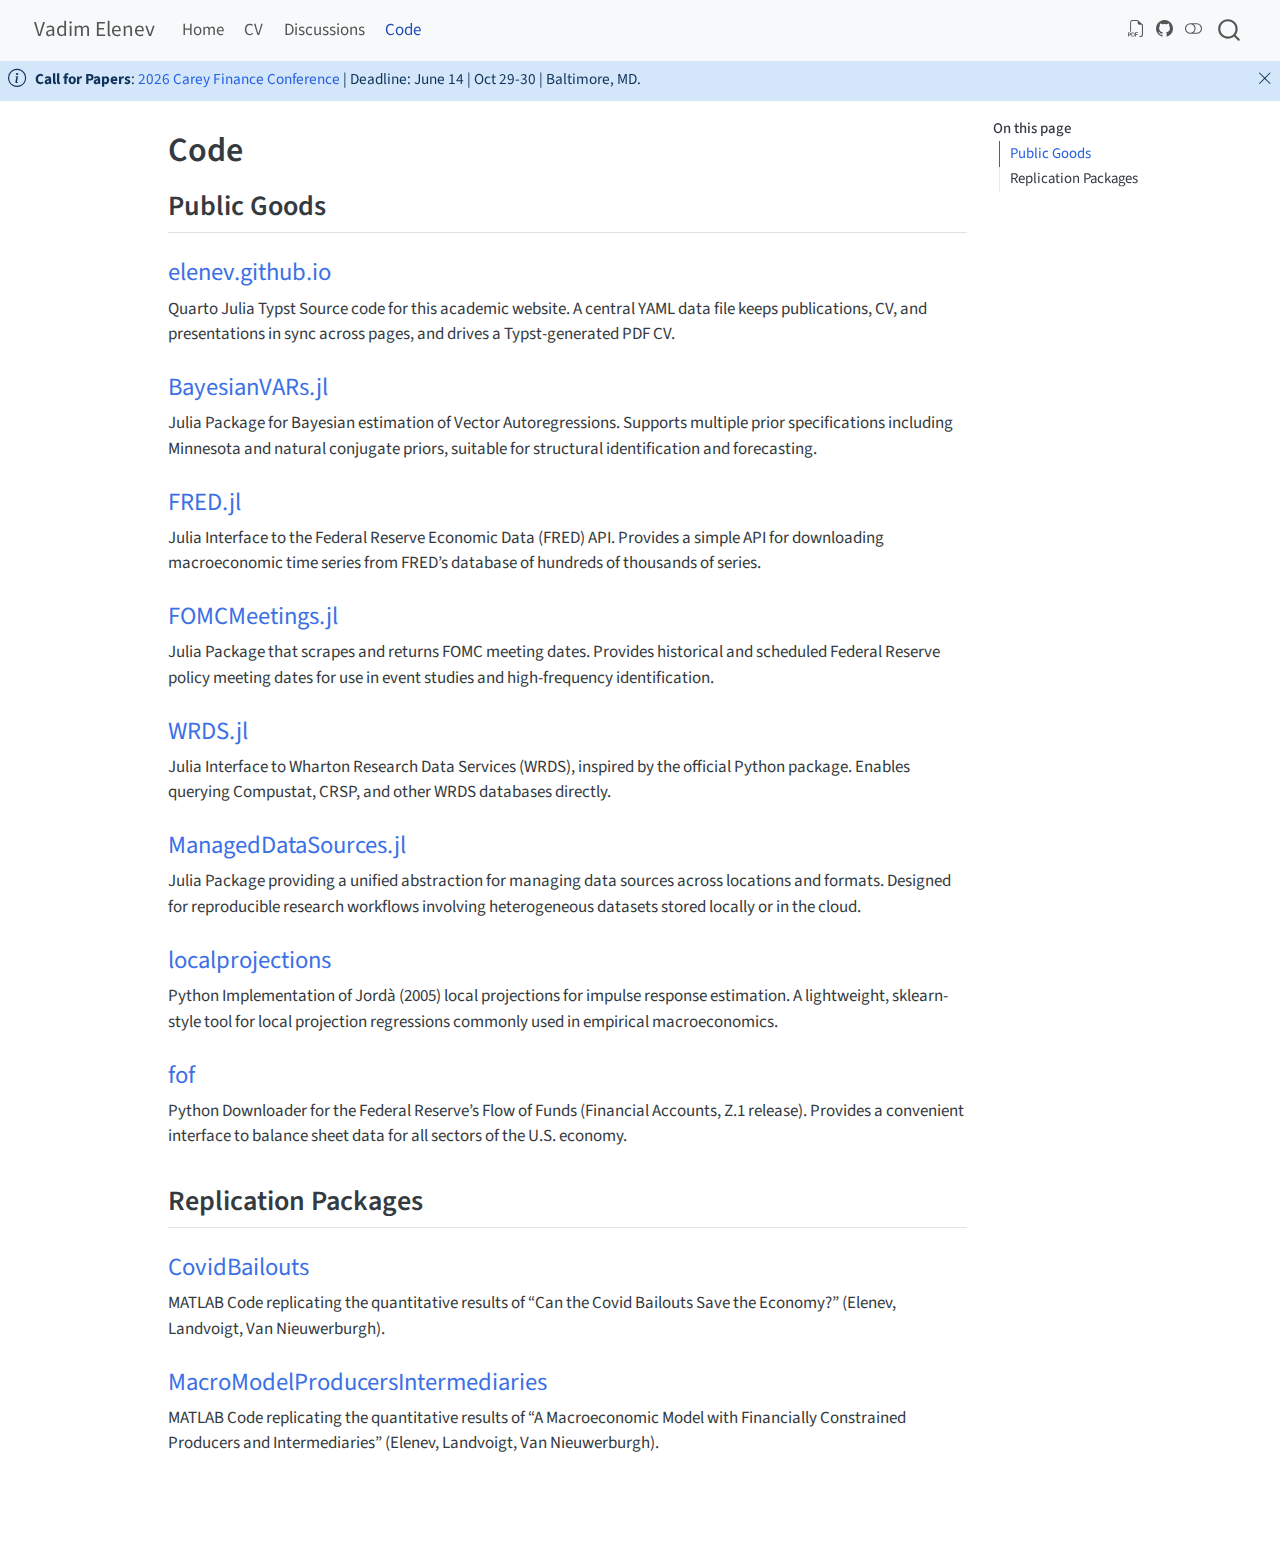
<file: code.html>
<!DOCTYPE html>
<html xmlns="http://www.w3.org/1999/xhtml" lang="en" xml:lang="en"><head>

<meta charset="utf-8">
<meta name="generator" content="quarto-1.8.24">

<meta name="viewport" content="width=device-width, initial-scale=1.0, user-scalable=yes">


<title>Code – Vadim Elenev</title>
<style>
code{white-space: pre-wrap;}
span.smallcaps{font-variant: small-caps;}
div.columns{display: flex; gap: min(4vw, 1.5em);}
div.column{flex: auto; overflow-x: auto;}
div.hanging-indent{margin-left: 1.5em; text-indent: -1.5em;}
ul.task-list{list-style: none;}
ul.task-list li input[type="checkbox"] {
  width: 0.8em;
  margin: 0 0.8em 0.2em -1em; /* quarto-specific, see https://github.com/quarto-dev/quarto-cli/issues/4556 */ 
  vertical-align: middle;
}
</style>


<script src="site_libs/quarto-nav/quarto-nav.js"></script>
<script src="site_libs/clipboard/clipboard.min.js"></script>
<script src="site_libs/quarto-search/autocomplete.umd.js"></script>
<script src="site_libs/quarto-search/fuse.min.js"></script>
<script src="site_libs/quarto-search/quarto-search.js"></script>
<meta name="quarto:offset" content="./">
<script src="site_libs/quarto-html/quarto.js" type="module"></script>
<script src="site_libs/quarto-html/tabsets/tabsets.js" type="module"></script>
<script src="site_libs/quarto-html/axe/axe-check.js" type="module"></script>
<script src="site_libs/quarto-html/popper.min.js"></script>
<script src="site_libs/quarto-html/tippy.umd.min.js"></script>
<script src="site_libs/quarto-html/anchor.min.js"></script>
<link href="site_libs/quarto-html/tippy.css" rel="stylesheet">
<link href="site_libs/quarto-html/quarto-syntax-highlighting-dc55a5b9e770e841cd82e46aadbfb9b0.css" rel="stylesheet" class="quarto-color-scheme" id="quarto-text-highlighting-styles">
<link href="site_libs/quarto-html/quarto-syntax-highlighting-dark-b651517ce65839d647a86e2780455cfb.css" rel="stylesheet" class="quarto-color-scheme quarto-color-alternate" id="quarto-text-highlighting-styles">
<link href="site_libs/quarto-html/quarto-syntax-highlighting-dc55a5b9e770e841cd82e46aadbfb9b0.css" rel="stylesheet" class="quarto-color-scheme-extra" id="quarto-text-highlighting-styles">
<script src="site_libs/bootstrap/bootstrap.min.js"></script>
<link href="site_libs/bootstrap/bootstrap-icons.css" rel="stylesheet">
<link href="site_libs/bootstrap/bootstrap-5b4ad623e5705c0698d39aec6f10cf02.min.css" rel="stylesheet" append-hash="true" class="quarto-color-scheme" id="quarto-bootstrap" data-mode="light">
<link href="site_libs/bootstrap/bootstrap-dark-c47d16cf029ba48844c5eb26456e7950.min.css" rel="stylesheet" append-hash="true" class="quarto-color-scheme quarto-color-alternate" id="quarto-bootstrap" data-mode="dark">
<link href="site_libs/bootstrap/bootstrap-5b4ad623e5705c0698d39aec6f10cf02.min.css" rel="stylesheet" append-hash="true" class="quarto-color-scheme-extra" id="quarto-bootstrap" data-mode="light">
<script id="quarto-search-options" type="application/json">{
  "location": "navbar",
  "copy-button": false,
  "collapse-after": 3,
  "panel-placement": "end",
  "type": "overlay",
  "limit": 50,
  "keyboard-shortcut": [
    "f",
    "/",
    "s"
  ],
  "show-item-context": false,
  "language": {
    "search-no-results-text": "No results",
    "search-matching-documents-text": "matching documents",
    "search-copy-link-title": "Copy link to search",
    "search-hide-matches-text": "Hide additional matches",
    "search-more-match-text": "more match in this document",
    "search-more-matches-text": "more matches in this document",
    "search-clear-button-title": "Clear",
    "search-text-placeholder": "",
    "search-detached-cancel-button-title": "Cancel",
    "search-submit-button-title": "Submit",
    "search-label": "Search"
  }
}</script>

<script type="text/javascript">

(function(i,s,o,g,r,a,m){i['GoogleAnalyticsObject']=r;i[r]=i[r]||function(){
  (i[r].q=i[r].q||[]).push(arguments)},i[r].l=1*new Date();a=s.createElement(o),
  m=s.getElementsByTagName(o)[0];a.async=1;a.src=g;m.parentNode.insertBefore(a,m)
  })(window,document,'script','https://www.google-analytics.com/analytics.js','ga');
ga('create', 'UA-97196765-1', 'auto');

ga('send', {
  hitType: 'pageview',
  'anonymizeIp': true,
});
</script>


<link rel="stylesheet" href="styles.css">
<meta property="og:title" content="Code – Vadim Elenev">
<meta property="og:site_name" content="Vadim Elenev">
<meta name="twitter:title" content="Code – Vadim Elenev">
<meta name="twitter:description" content="Vadim Elenev, Assistant Professor at Johns Hopkins Carey Business School working on macroeconomics and finance.">
<meta name="twitter:image" content="https://www.vadimelenev.com/resources/Headshot.jpg">
<meta name="twitter:creator" content="@VadimElenev">
<meta name="twitter:card" content="summary">
</head>

<body class="nav-fixed quarto-light"><script id="quarto-html-before-body" type="application/javascript">
    const toggleBodyColorMode = (bsSheetEl) => {
      const mode = bsSheetEl.getAttribute("data-mode");
      const bodyEl = window.document.querySelector("body");
      if (mode === "dark") {
        bodyEl.classList.add("quarto-dark");
        bodyEl.classList.remove("quarto-light");
      } else {
        bodyEl.classList.add("quarto-light");
        bodyEl.classList.remove("quarto-dark");
      }
    }
    const toggleBodyColorPrimary = () => {
      const bsSheetEl = window.document.querySelector("link#quarto-bootstrap:not([rel=disabled-stylesheet])");
      if (bsSheetEl) {
        toggleBodyColorMode(bsSheetEl);
      }
    }
    const setColorSchemeToggle = (alternate) => {
      const toggles = window.document.querySelectorAll('.quarto-color-scheme-toggle');
      for (let i=0; i < toggles.length; i++) {
        const toggle = toggles[i];
        if (toggle) {
          if (alternate) {
            toggle.classList.add("alternate");
          } else {
            toggle.classList.remove("alternate");
          }
        }
      }
    };
    const toggleColorMode = (alternate) => {
      // Switch the stylesheets
      const primaryStylesheets = window.document.querySelectorAll('link.quarto-color-scheme:not(.quarto-color-alternate)');
      const alternateStylesheets = window.document.querySelectorAll('link.quarto-color-scheme.quarto-color-alternate');
      manageTransitions('#quarto-margin-sidebar .nav-link', false);
      if (alternate) {
        // note: dark is layered on light, we don't disable primary!
        enableStylesheet(alternateStylesheets);
        for (const sheetNode of alternateStylesheets) {
          if (sheetNode.id === "quarto-bootstrap") {
            toggleBodyColorMode(sheetNode);
          }
        }
      } else {
        disableStylesheet(alternateStylesheets);
        enableStylesheet(primaryStylesheets)
        toggleBodyColorPrimary();
      }
      manageTransitions('#quarto-margin-sidebar .nav-link', true);
      // Switch the toggles
      setColorSchemeToggle(alternate)
      // Hack to workaround the fact that safari doesn't
      // properly recolor the scrollbar when toggling (#1455)
      if (navigator.userAgent.indexOf('Safari') > 0 && navigator.userAgent.indexOf('Chrome') == -1) {
        manageTransitions("body", false);
        window.scrollTo(0, 1);
        setTimeout(() => {
          window.scrollTo(0, 0);
          manageTransitions("body", true);
        }, 40);
      }
    }
    const disableStylesheet = (stylesheets) => {
      for (let i=0; i < stylesheets.length; i++) {
        const stylesheet = stylesheets[i];
        stylesheet.rel = 'disabled-stylesheet';
      }
    }
    const enableStylesheet = (stylesheets) => {
      for (let i=0; i < stylesheets.length; i++) {
        const stylesheet = stylesheets[i];
        if(stylesheet.rel !== 'stylesheet') { // for Chrome, which will still FOUC without this check
          stylesheet.rel = 'stylesheet';
        }
      }
    }
    const manageTransitions = (selector, allowTransitions) => {
      const els = window.document.querySelectorAll(selector);
      for (let i=0; i < els.length; i++) {
        const el = els[i];
        if (allowTransitions) {
          el.classList.remove('notransition');
        } else {
          el.classList.add('notransition');
        }
      }
    }
    const isFileUrl = () => {
      return window.location.protocol === 'file:';
    }
    const hasAlternateSentinel = () => {
      let styleSentinel = getColorSchemeSentinel();
      if (styleSentinel !== null) {
        return styleSentinel === "alternate";
      } else {
        return false;
      }
    }
    const setStyleSentinel = (alternate) => {
      const value = alternate ? "alternate" : "default";
      if (!isFileUrl()) {
        window.localStorage.setItem("quarto-color-scheme", value);
      } else {
        localAlternateSentinel = value;
      }
    }
    const getColorSchemeSentinel = () => {
      if (!isFileUrl()) {
        const storageValue = window.localStorage.getItem("quarto-color-scheme");
        return storageValue != null ? storageValue : localAlternateSentinel;
      } else {
        return localAlternateSentinel;
      }
    }
    const toggleGiscusIfUsed = (isAlternate, darkModeDefault) => {
      const baseTheme = document.querySelector('#giscus-base-theme')?.value ?? 'light';
      const alternateTheme = document.querySelector('#giscus-alt-theme')?.value ?? 'dark';
      let newTheme = '';
      if(authorPrefersDark) {
        newTheme = isAlternate ? baseTheme : alternateTheme;
      } else {
        newTheme = isAlternate ? alternateTheme : baseTheme;
      }
      const changeGiscusTheme = () => {
        // From: https://github.com/giscus/giscus/issues/336
        const sendMessage = (message) => {
          const iframe = document.querySelector('iframe.giscus-frame');
          if (!iframe) return;
          iframe.contentWindow.postMessage({ giscus: message }, 'https://giscus.app');
        }
        sendMessage({
          setConfig: {
            theme: newTheme
          }
        });
      }
      const isGiscussLoaded = window.document.querySelector('iframe.giscus-frame') !== null;
      if (isGiscussLoaded) {
        changeGiscusTheme();
      }
    };
    const authorPrefersDark = false;
    const darkModeDefault = authorPrefersDark;
      document.querySelector('link#quarto-text-highlighting-styles.quarto-color-scheme-extra').rel = 'disabled-stylesheet';
      document.querySelector('link#quarto-bootstrap.quarto-color-scheme-extra').rel = 'disabled-stylesheet';
    let localAlternateSentinel = darkModeDefault ? 'alternate' : 'default';
    // Dark / light mode switch
    window.quartoToggleColorScheme = () => {
      // Read the current dark / light value
      let toAlternate = !hasAlternateSentinel();
      toggleColorMode(toAlternate);
      setStyleSentinel(toAlternate);
      toggleGiscusIfUsed(toAlternate, darkModeDefault);
      window.dispatchEvent(new Event('resize'));
    };
    // Switch to dark mode if need be
    if (hasAlternateSentinel()) {
      toggleColorMode(true);
    } else {
      toggleColorMode(false);
    }
  </script>

<div id="quarto-search-results"></div>
  <header id="quarto-header" class="headroom fixed-top">
    <nav class="navbar navbar-expand-lg " data-bs-theme="dark">
      <div class="navbar-container container-fluid">
      <div class="navbar-brand-container mx-auto">
    <a href="./index.html" class="navbar-brand navbar-brand-logo">
    </a>
    <a class="navbar-brand" href="./index.html">
    <span class="navbar-title">Vadim Elenev</span>
    </a>
  </div>
            <div id="quarto-search" class="" title="Search"></div>
          <button class="navbar-toggler" type="button" data-bs-toggle="collapse" data-bs-target="#navbarCollapse" aria-controls="navbarCollapse" role="menu" aria-expanded="false" aria-label="Toggle navigation" onclick="if (window.quartoToggleHeadroom) { window.quartoToggleHeadroom(); }">
  <span class="navbar-toggler-icon"></span>
</button>
          <div class="collapse navbar-collapse" id="navbarCollapse">
            <ul class="navbar-nav navbar-nav-scroll me-auto">
  <li class="nav-item">
    <a class="nav-link" href="./index.html"> 
<span class="menu-text">Home</span></a>
  </li>  
  <li class="nav-item">
    <a class="nav-link" href="./CV.html"> 
<span class="menu-text">CV</span></a>
  </li>  
  <li class="nav-item">
    <a class="nav-link" href="./discussions.html"> 
<span class="menu-text">Discussions</span></a>
  </li>  
  <li class="nav-item">
    <a class="nav-link active" href="./code.html" aria-current="page"> 
<span class="menu-text">Code</span></a>
  </li>  
</ul>
          </div> <!-- /navcollapse -->
            <div class="quarto-navbar-tools tools-wide">
    <a href="./resources/cv.pdf" title="CV [PDF]" class="quarto-navigation-tool px-1" aria-label="CV [PDF]"><i class="bi bi-filetype-pdf"></i></a>
    <a href="https://github.com/elenev" title="Github" class="quarto-navigation-tool px-1" aria-label="Github"><i class="bi bi-github"></i></a>
  <a href="" class="quarto-color-scheme-toggle quarto-navigation-tool  px-1" onclick="window.quartoToggleColorScheme(); return false;" title="Toggle dark mode"><i class="bi"></i></a>
</div>
      </div> <!-- /container-fluid -->
    </nav>
  <div id="quarto-announcement" data-announcement-id="d758f490398c5fb39efc2ec9c9d39a94" class="alert alert-primary hidden"><i class="bi bi-info-circle quarto-announcement-icon"></i><div class="quarto-announcement-content">
<p><strong>Call for Papers</strong>: <a href="https://www.brownbag.org/conference/carey-finance-2026#about">2026 Carey Finance Conference</a> | Deadline: June 14 | Oct 29-30 | Baltimore, MD.</p>
</div><i class="bi bi-x-lg quarto-announcement-action"></i></div>
</header>
<!-- content -->
<div id="quarto-content" class="quarto-container page-columns page-rows-contents page-layout-article page-navbar">
<!-- sidebar -->
<!-- margin-sidebar -->
    <div id="quarto-margin-sidebar" class="sidebar margin-sidebar">
        <nav id="TOC" role="doc-toc" class="toc-active" data-toc-expanded="99">
    <h2 id="toc-title">On this page</h2>
   
  <ul>
  <li><a href="#public-goods" id="toc-public-goods" class="nav-link active" data-scroll-target="#public-goods">Public Goods</a>
  <ul class="collapse">
  <li><a href="#elenev.github.io" id="toc-elenev.github.io" class="nav-link" data-scroll-target="#elenev.github.io">elenev.github.io</a></li>
  <li><a href="#bayesianvars.jl" id="toc-bayesianvars.jl" class="nav-link" data-scroll-target="#bayesianvars.jl">BayesianVARs.jl</a></li>
  <li><a href="#fred.jl" id="toc-fred.jl" class="nav-link" data-scroll-target="#fred.jl">FRED.jl</a></li>
  <li><a href="#fomcmeetings.jl" id="toc-fomcmeetings.jl" class="nav-link" data-scroll-target="#fomcmeetings.jl">FOMCMeetings.jl</a></li>
  <li><a href="#wrds.jl" id="toc-wrds.jl" class="nav-link" data-scroll-target="#wrds.jl">WRDS.jl</a></li>
  <li><a href="#manageddatasources.jl" id="toc-manageddatasources.jl" class="nav-link" data-scroll-target="#manageddatasources.jl">ManagedDataSources.jl</a></li>
  <li><a href="#localprojections" id="toc-localprojections" class="nav-link" data-scroll-target="#localprojections">localprojections</a></li>
  <li><a href="#fof" id="toc-fof" class="nav-link" data-scroll-target="#fof">fof</a></li>
  </ul></li>
  <li><a href="#replication-packages" id="toc-replication-packages" class="nav-link" data-scroll-target="#replication-packages">Replication Packages</a>
  <ul class="collapse">
  <li><a href="#covidbailouts" id="toc-covidbailouts" class="nav-link" data-scroll-target="#covidbailouts">CovidBailouts</a></li>
  <li><a href="#macromodelproducersintermediaries" id="toc-macromodelproducersintermediaries" class="nav-link" data-scroll-target="#macromodelproducersintermediaries">MacroModelProducersIntermediaries</a></li>
  </ul></li>
  </ul>
</nav>
    </div>
<!-- main -->
<main class="content" id="quarto-document-content">


<header id="title-block-header" class="quarto-title-block default">
<div class="quarto-title">
<h1 class="title">Code</h1>
</div>



<div class="quarto-title-meta">

    
  
    
  </div>
  


</header>


<section id="public-goods" class="level2">
<h2 class="anchored" data-anchor-id="public-goods">Public Goods</h2>
<section id="elenev.github.io" class="level3">
<h3 class="anchored" data-anchor-id="elenev.github.io"><a href="https://github.com/elenev/elenev.github.io" target="_blank">elenev.github.io</a></h3>
<p><span class="lang-tag lang-quarto">Quarto</span> <span class="lang-tag lang-julia">Julia</span> <span class="lang-tag lang-typst">Typst</span> Source code for this academic website. A central YAML data file keeps publications, CV, and presentations in sync across pages, and drives a Typst-generated PDF CV.</p>
</section>
<section id="bayesianvars.jl" class="level3">
<h3 class="anchored" data-anchor-id="bayesianvars.jl"><a href="https://github.com/elenev/BayesianVARs.jl" target="_blank">BayesianVARs.jl</a></h3>
<p><span class="lang-tag lang-julia">Julia</span> Package for Bayesian estimation of Vector Autoregressions. Supports multiple prior specifications including Minnesota and natural conjugate priors, suitable for structural identification and forecasting.</p>
</section>
<section id="fred.jl" class="level3">
<h3 class="anchored" data-anchor-id="fred.jl"><a href="https://github.com/elenev/FRED.jl" target="_blank">FRED.jl</a></h3>
<p><span class="lang-tag lang-julia">Julia</span> Interface to the Federal Reserve Economic Data (FRED) API. Provides a simple API for downloading macroeconomic time series from FRED’s database of hundreds of thousands of series.</p>
</section>
<section id="fomcmeetings.jl" class="level3">
<h3 class="anchored" data-anchor-id="fomcmeetings.jl"><a href="https://github.com/elenev/FOMCMeetings.jl" target="_blank">FOMCMeetings.jl</a></h3>
<p><span class="lang-tag lang-julia">Julia</span> Package that scrapes and returns FOMC meeting dates. Provides historical and scheduled Federal Reserve policy meeting dates for use in event studies and high-frequency identification.</p>
</section>
<section id="wrds.jl" class="level3">
<h3 class="anchored" data-anchor-id="wrds.jl"><a href="https://github.com/elenev/WRDS.jl" target="_blank">WRDS.jl</a></h3>
<p><span class="lang-tag lang-julia">Julia</span> Interface to Wharton Research Data Services (WRDS), inspired by the official Python package. Enables querying Compustat, CRSP, and other WRDS databases directly.</p>
</section>
<section id="manageddatasources.jl" class="level3">
<h3 class="anchored" data-anchor-id="manageddatasources.jl"><a href="https://github.com/elenev/ManagedDataSources.jl" target="_blank">ManagedDataSources.jl</a></h3>
<p><span class="lang-tag lang-julia">Julia</span> Package providing a unified abstraction for managing data sources across locations and formats. Designed for reproducible research workflows involving heterogeneous datasets stored locally or in the cloud.</p>
</section>
<section id="localprojections" class="level3">
<h3 class="anchored" data-anchor-id="localprojections"><a href="https://github.com/elenev/localprojections" target="_blank">localprojections</a></h3>
<p><span class="lang-tag lang-python">Python</span> Implementation of Jordà (2005) local projections for impulse response estimation. A lightweight, sklearn-style tool for local projection regressions commonly used in empirical macroeconomics.</p>
</section>
<section id="fof" class="level3">
<h3 class="anchored" data-anchor-id="fof"><a href="https://github.com/elenev/fof" target="_blank">fof</a></h3>
<p><span class="lang-tag lang-python">Python</span> Downloader for the Federal Reserve’s Flow of Funds (Financial Accounts, Z.1 release). Provides a convenient interface to balance sheet data for all sectors of the U.S. economy.</p>
</section>
</section>
<section id="replication-packages" class="level2">
<h2 class="anchored" data-anchor-id="replication-packages">Replication Packages</h2>
<section id="covidbailouts" class="level3">
<h3 class="anchored" data-anchor-id="covidbailouts"><a href="https://github.com/elenev/CovidBailouts" target="_blank">CovidBailouts</a></h3>
<p><span class="lang-tag lang-matlab">MATLAB</span> Code replicating the quantitative results of “Can the Covid Bailouts Save the Economy?” (Elenev, Landvoigt, Van Nieuwerburgh).</p>
</section>
<section id="macromodelproducersintermediaries" class="level3">
<h3 class="anchored" data-anchor-id="macromodelproducersintermediaries"><a href="https://github.com/elenev/MacroModelProducersIntermediaries" target="_blank">MacroModelProducersIntermediaries</a></h3>
<p><span class="lang-tag lang-matlab">MATLAB</span> Code replicating the quantitative results of “A Macroeconomic Model with Financially Constrained Producers and Intermediaries” (Elenev, Landvoigt, Van Nieuwerburgh).</p>


</section>
</section>

<a onclick="window.scrollTo(0, 0); return false;" role="button" id="quarto-back-to-top"><i class="bi bi-arrow-up"></i> Back to top</a></main> <!-- /main -->
<script id="quarto-html-after-body" type="application/javascript">
  window.document.addEventListener("DOMContentLoaded", function (event) {
    // Ensure there is a toggle, if there isn't float one in the top right
    if (window.document.querySelector('.quarto-color-scheme-toggle') === null) {
      const a = window.document.createElement('a');
      a.classList.add('top-right');
      a.classList.add('quarto-color-scheme-toggle');
      a.href = "";
      a.onclick = function() { try { window.quartoToggleColorScheme(); } catch {} return false; };
      const i = window.document.createElement("i");
      i.classList.add('bi');
      a.appendChild(i);
      window.document.body.appendChild(a);
    }
    setColorSchemeToggle(hasAlternateSentinel())
    const icon = "";
    const anchorJS = new window.AnchorJS();
    anchorJS.options = {
      placement: 'right',
      icon: icon
    };
    anchorJS.add('.anchored');
    const isCodeAnnotation = (el) => {
      for (const clz of el.classList) {
        if (clz.startsWith('code-annotation-')) {                     
          return true;
        }
      }
      return false;
    }
    const onCopySuccess = function(e) {
      // button target
      const button = e.trigger;
      // don't keep focus
      button.blur();
      // flash "checked"
      button.classList.add('code-copy-button-checked');
      var currentTitle = button.getAttribute("title");
      button.setAttribute("title", "Copied!");
      let tooltip;
      if (window.bootstrap) {
        button.setAttribute("data-bs-toggle", "tooltip");
        button.setAttribute("data-bs-placement", "left");
        button.setAttribute("data-bs-title", "Copied!");
        tooltip = new bootstrap.Tooltip(button, 
          { trigger: "manual", 
            customClass: "code-copy-button-tooltip",
            offset: [0, -8]});
        tooltip.show();    
      }
      setTimeout(function() {
        if (tooltip) {
          tooltip.hide();
          button.removeAttribute("data-bs-title");
          button.removeAttribute("data-bs-toggle");
          button.removeAttribute("data-bs-placement");
        }
        button.setAttribute("title", currentTitle);
        button.classList.remove('code-copy-button-checked');
      }, 1000);
      // clear code selection
      e.clearSelection();
    }
    const getTextToCopy = function(trigger) {
      const outerScaffold = trigger.parentElement.cloneNode(true);
      const codeEl = outerScaffold.querySelector('code');
      for (const childEl of codeEl.children) {
        if (isCodeAnnotation(childEl)) {
          childEl.remove();
        }
      }
      return codeEl.innerText;
    }
    const clipboard = new window.ClipboardJS('.code-copy-button:not([data-in-quarto-modal])', {
      text: getTextToCopy
    });
    clipboard.on('success', onCopySuccess);
    if (window.document.getElementById('quarto-embedded-source-code-modal')) {
      const clipboardModal = new window.ClipboardJS('.code-copy-button[data-in-quarto-modal]', {
        text: getTextToCopy,
        container: window.document.getElementById('quarto-embedded-source-code-modal')
      });
      clipboardModal.on('success', onCopySuccess);
    }
      var localhostRegex = new RegExp(/^(?:http|https):\/\/localhost\:?[0-9]*\//);
      var mailtoRegex = new RegExp(/^mailto:/);
        var filterRegex = new RegExp("https:\/\/www\.vadimelenev\.com");
      var isInternal = (href) => {
          return filterRegex.test(href) || localhostRegex.test(href) || mailtoRegex.test(href);
      }
      // Inspect non-navigation links and adorn them if external
     var links = window.document.querySelectorAll('a[href]:not(.nav-link):not(.navbar-brand):not(.toc-action):not(.sidebar-link):not(.sidebar-item-toggle):not(.pagination-link):not(.no-external):not([aria-hidden]):not(.dropdown-item):not(.quarto-navigation-tool):not(.about-link)');
      for (var i=0; i<links.length; i++) {
        const link = links[i];
        if (!isInternal(link.href)) {
          // undo the damage that might have been done by quarto-nav.js in the case of
          // links that we want to consider external
          if (link.dataset.originalHref !== undefined) {
            link.href = link.dataset.originalHref;
          }
        }
      }
    function tippyHover(el, contentFn, onTriggerFn, onUntriggerFn) {
      const config = {
        allowHTML: true,
        maxWidth: 500,
        delay: 100,
        arrow: false,
        appendTo: function(el) {
            return el.parentElement;
        },
        interactive: true,
        interactiveBorder: 10,
        theme: 'quarto',
        placement: 'bottom-start',
      };
      if (contentFn) {
        config.content = contentFn;
      }
      if (onTriggerFn) {
        config.onTrigger = onTriggerFn;
      }
      if (onUntriggerFn) {
        config.onUntrigger = onUntriggerFn;
      }
      window.tippy(el, config); 
    }
    const noterefs = window.document.querySelectorAll('a[role="doc-noteref"]');
    for (var i=0; i<noterefs.length; i++) {
      const ref = noterefs[i];
      tippyHover(ref, function() {
        // use id or data attribute instead here
        let href = ref.getAttribute('data-footnote-href') || ref.getAttribute('href');
        try { href = new URL(href).hash; } catch {}
        const id = href.replace(/^#\/?/, "");
        const note = window.document.getElementById(id);
        if (note) {
          return note.innerHTML;
        } else {
          return "";
        }
      });
    }
    const xrefs = window.document.querySelectorAll('a.quarto-xref');
    const processXRef = (id, note) => {
      // Strip column container classes
      const stripColumnClz = (el) => {
        el.classList.remove("page-full", "page-columns");
        if (el.children) {
          for (const child of el.children) {
            stripColumnClz(child);
          }
        }
      }
      stripColumnClz(note)
      if (id === null || id.startsWith('sec-')) {
        // Special case sections, only their first couple elements
        const container = document.createElement("div");
        if (note.children && note.children.length > 2) {
          container.appendChild(note.children[0].cloneNode(true));
          for (let i = 1; i < note.children.length; i++) {
            const child = note.children[i];
            if (child.tagName === "P" && child.innerText === "") {
              continue;
            } else {
              container.appendChild(child.cloneNode(true));
              break;
            }
          }
          if (window.Quarto?.typesetMath) {
            window.Quarto.typesetMath(container);
          }
          return container.innerHTML
        } else {
          if (window.Quarto?.typesetMath) {
            window.Quarto.typesetMath(note);
          }
          return note.innerHTML;
        }
      } else {
        // Remove any anchor links if they are present
        const anchorLink = note.querySelector('a.anchorjs-link');
        if (anchorLink) {
          anchorLink.remove();
        }
        if (window.Quarto?.typesetMath) {
          window.Quarto.typesetMath(note);
        }
        if (note.classList.contains("callout")) {
          return note.outerHTML;
        } else {
          return note.innerHTML;
        }
      }
    }
    for (var i=0; i<xrefs.length; i++) {
      const xref = xrefs[i];
      tippyHover(xref, undefined, function(instance) {
        instance.disable();
        let url = xref.getAttribute('href');
        let hash = undefined; 
        if (url.startsWith('#')) {
          hash = url;
        } else {
          try { hash = new URL(url).hash; } catch {}
        }
        if (hash) {
          const id = hash.replace(/^#\/?/, "");
          const note = window.document.getElementById(id);
          if (note !== null) {
            try {
              const html = processXRef(id, note.cloneNode(true));
              instance.setContent(html);
            } finally {
              instance.enable();
              instance.show();
            }
          } else {
            // See if we can fetch this
            fetch(url.split('#')[0])
            .then(res => res.text())
            .then(html => {
              const parser = new DOMParser();
              const htmlDoc = parser.parseFromString(html, "text/html");
              const note = htmlDoc.getElementById(id);
              if (note !== null) {
                const html = processXRef(id, note);
                instance.setContent(html);
              } 
            }).finally(() => {
              instance.enable();
              instance.show();
            });
          }
        } else {
          // See if we can fetch a full url (with no hash to target)
          // This is a special case and we should probably do some content thinning / targeting
          fetch(url)
          .then(res => res.text())
          .then(html => {
            const parser = new DOMParser();
            const htmlDoc = parser.parseFromString(html, "text/html");
            const note = htmlDoc.querySelector('main.content');
            if (note !== null) {
              // This should only happen for chapter cross references
              // (since there is no id in the URL)
              // remove the first header
              if (note.children.length > 0 && note.children[0].tagName === "HEADER") {
                note.children[0].remove();
              }
              const html = processXRef(null, note);
              instance.setContent(html);
            } 
          }).finally(() => {
            instance.enable();
            instance.show();
          });
        }
      }, function(instance) {
      });
    }
        let selectedAnnoteEl;
        const selectorForAnnotation = ( cell, annotation) => {
          let cellAttr = 'data-code-cell="' + cell + '"';
          let lineAttr = 'data-code-annotation="' +  annotation + '"';
          const selector = 'span[' + cellAttr + '][' + lineAttr + ']';
          return selector;
        }
        const selectCodeLines = (annoteEl) => {
          const doc = window.document;
          const targetCell = annoteEl.getAttribute("data-target-cell");
          const targetAnnotation = annoteEl.getAttribute("data-target-annotation");
          const annoteSpan = window.document.querySelector(selectorForAnnotation(targetCell, targetAnnotation));
          const lines = annoteSpan.getAttribute("data-code-lines").split(",");
          const lineIds = lines.map((line) => {
            return targetCell + "-" + line;
          })
          let top = null;
          let height = null;
          let parent = null;
          if (lineIds.length > 0) {
              //compute the position of the single el (top and bottom and make a div)
              const el = window.document.getElementById(lineIds[0]);
              top = el.offsetTop;
              height = el.offsetHeight;
              parent = el.parentElement.parentElement;
            if (lineIds.length > 1) {
              const lastEl = window.document.getElementById(lineIds[lineIds.length - 1]);
              const bottom = lastEl.offsetTop + lastEl.offsetHeight;
              height = bottom - top;
            }
            if (top !== null && height !== null && parent !== null) {
              // cook up a div (if necessary) and position it 
              let div = window.document.getElementById("code-annotation-line-highlight");
              if (div === null) {
                div = window.document.createElement("div");
                div.setAttribute("id", "code-annotation-line-highlight");
                div.style.position = 'absolute';
                parent.appendChild(div);
              }
              div.style.top = top - 2 + "px";
              div.style.height = height + 4 + "px";
              div.style.left = 0;
              let gutterDiv = window.document.getElementById("code-annotation-line-highlight-gutter");
              if (gutterDiv === null) {
                gutterDiv = window.document.createElement("div");
                gutterDiv.setAttribute("id", "code-annotation-line-highlight-gutter");
                gutterDiv.style.position = 'absolute';
                const codeCell = window.document.getElementById(targetCell);
                const gutter = codeCell.querySelector('.code-annotation-gutter');
                gutter.appendChild(gutterDiv);
              }
              gutterDiv.style.top = top - 2 + "px";
              gutterDiv.style.height = height + 4 + "px";
            }
            selectedAnnoteEl = annoteEl;
          }
        };
        const unselectCodeLines = () => {
          const elementsIds = ["code-annotation-line-highlight", "code-annotation-line-highlight-gutter"];
          elementsIds.forEach((elId) => {
            const div = window.document.getElementById(elId);
            if (div) {
              div.remove();
            }
          });
          selectedAnnoteEl = undefined;
        };
          // Handle positioning of the toggle
      window.addEventListener(
        "resize",
        throttle(() => {
          elRect = undefined;
          if (selectedAnnoteEl) {
            selectCodeLines(selectedAnnoteEl);
          }
        }, 10)
      );
      function throttle(fn, ms) {
      let throttle = false;
      let timer;
        return (...args) => {
          if(!throttle) { // first call gets through
              fn.apply(this, args);
              throttle = true;
          } else { // all the others get throttled
              if(timer) clearTimeout(timer); // cancel #2
              timer = setTimeout(() => {
                fn.apply(this, args);
                timer = throttle = false;
              }, ms);
          }
        };
      }
        // Attach click handler to the DT
        const annoteDls = window.document.querySelectorAll('dt[data-target-cell]');
        for (const annoteDlNode of annoteDls) {
          annoteDlNode.addEventListener('click', (event) => {
            const clickedEl = event.target;
            if (clickedEl !== selectedAnnoteEl) {
              unselectCodeLines();
              const activeEl = window.document.querySelector('dt[data-target-cell].code-annotation-active');
              if (activeEl) {
                activeEl.classList.remove('code-annotation-active');
              }
              selectCodeLines(clickedEl);
              clickedEl.classList.add('code-annotation-active');
            } else {
              // Unselect the line
              unselectCodeLines();
              clickedEl.classList.remove('code-annotation-active');
            }
          });
        }
    const findCites = (el) => {
      const parentEl = el.parentElement;
      if (parentEl) {
        const cites = parentEl.dataset.cites;
        if (cites) {
          return {
            el,
            cites: cites.split(' ')
          };
        } else {
          return findCites(el.parentElement)
        }
      } else {
        return undefined;
      }
    };
    var bibliorefs = window.document.querySelectorAll('a[role="doc-biblioref"]');
    for (var i=0; i<bibliorefs.length; i++) {
      const ref = bibliorefs[i];
      const citeInfo = findCites(ref);
      if (citeInfo) {
        tippyHover(citeInfo.el, function() {
          var popup = window.document.createElement('div');
          citeInfo.cites.forEach(function(cite) {
            var citeDiv = window.document.createElement('div');
            citeDiv.classList.add('hanging-indent');
            citeDiv.classList.add('csl-entry');
            var biblioDiv = window.document.getElementById('ref-' + cite);
            if (biblioDiv) {
              citeDiv.innerHTML = biblioDiv.innerHTML;
            }
            popup.appendChild(citeDiv);
          });
          return popup.innerHTML;
        });
      }
    }
  });
  </script>
</div> <!-- /content -->




</body></html>
</file>
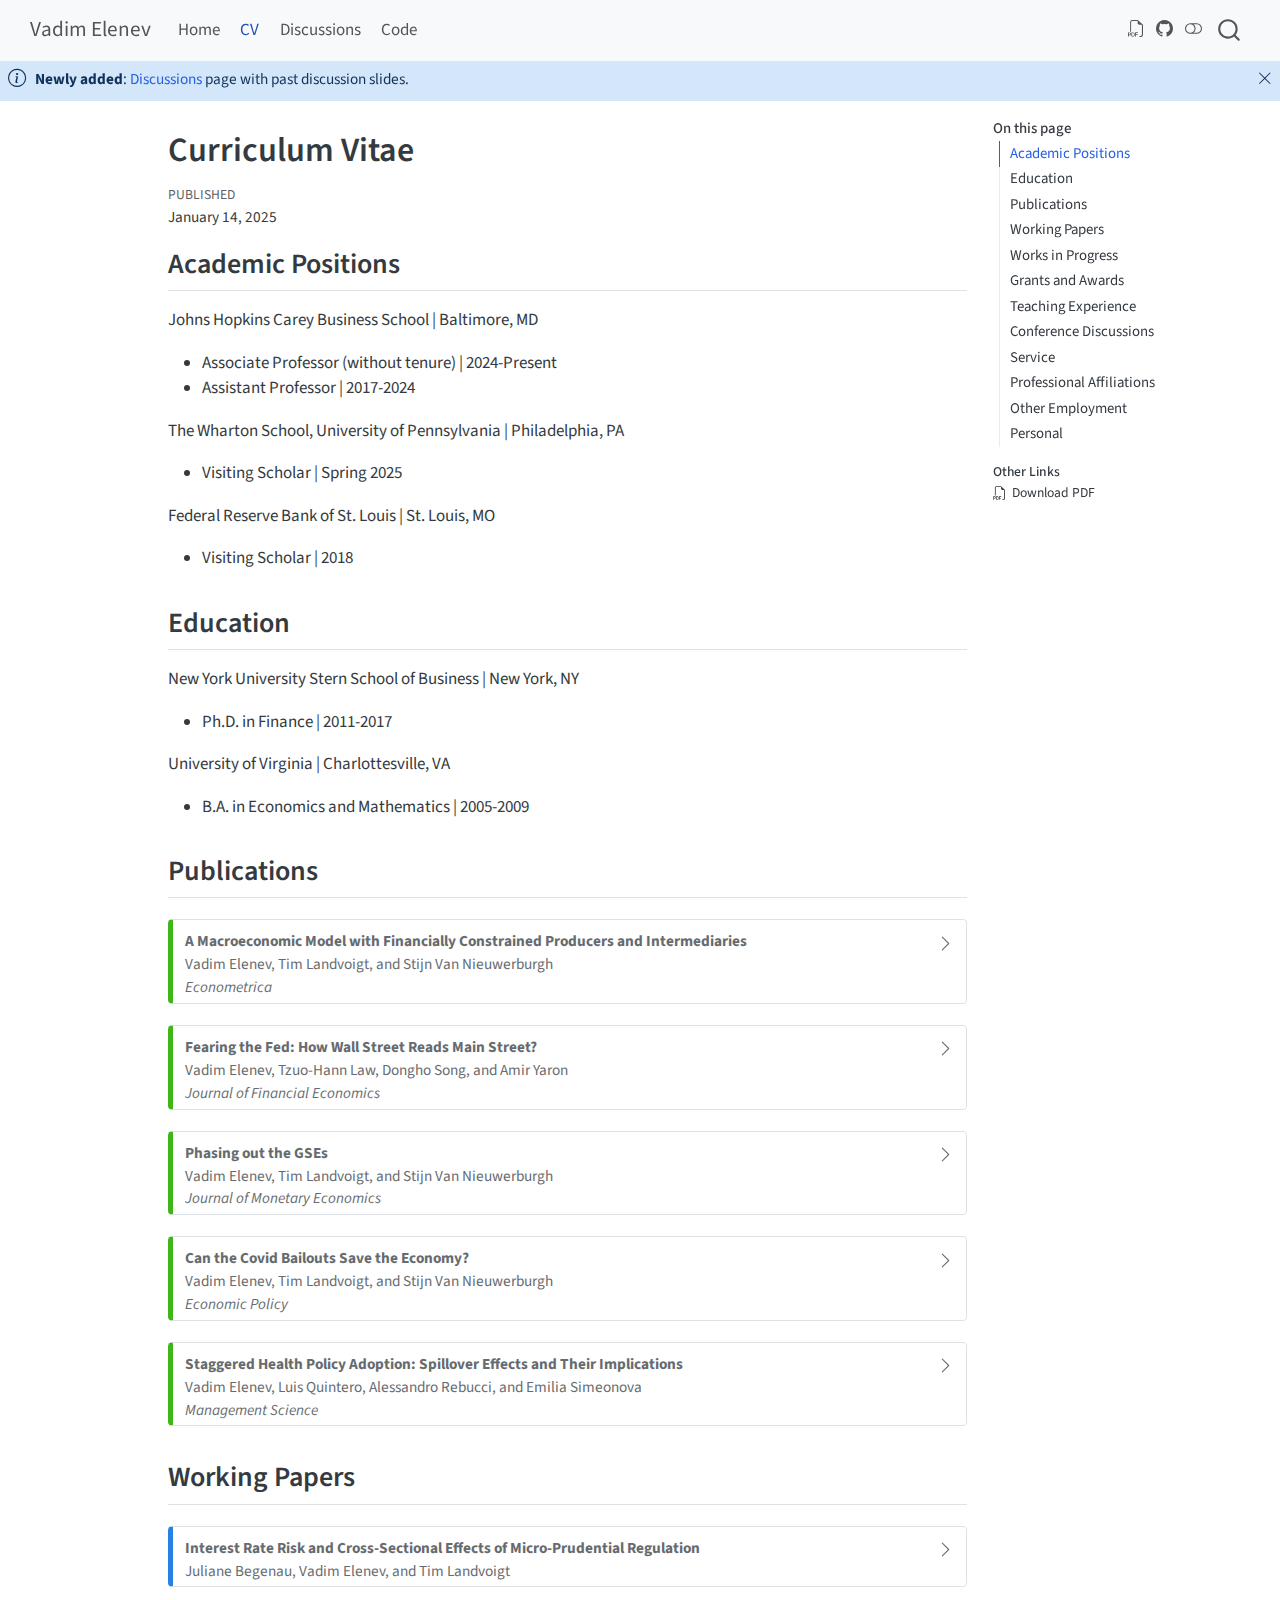
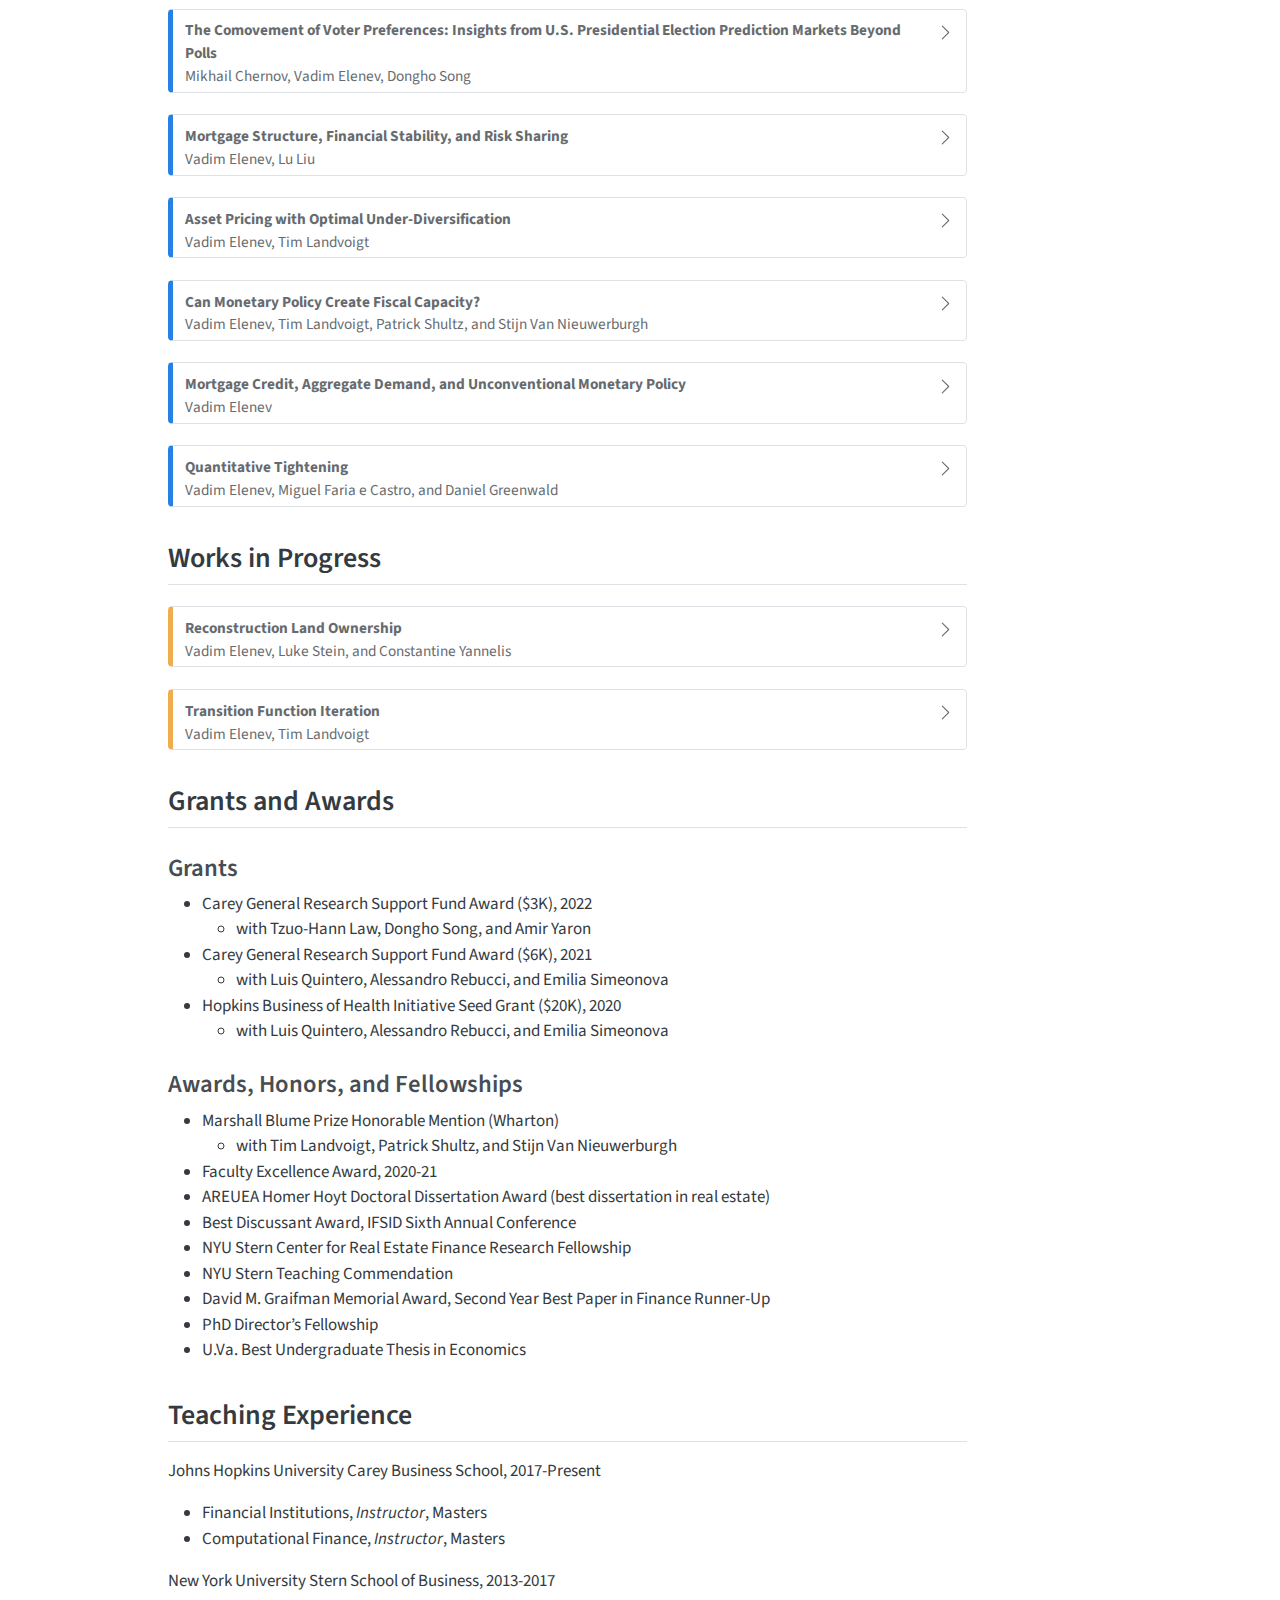
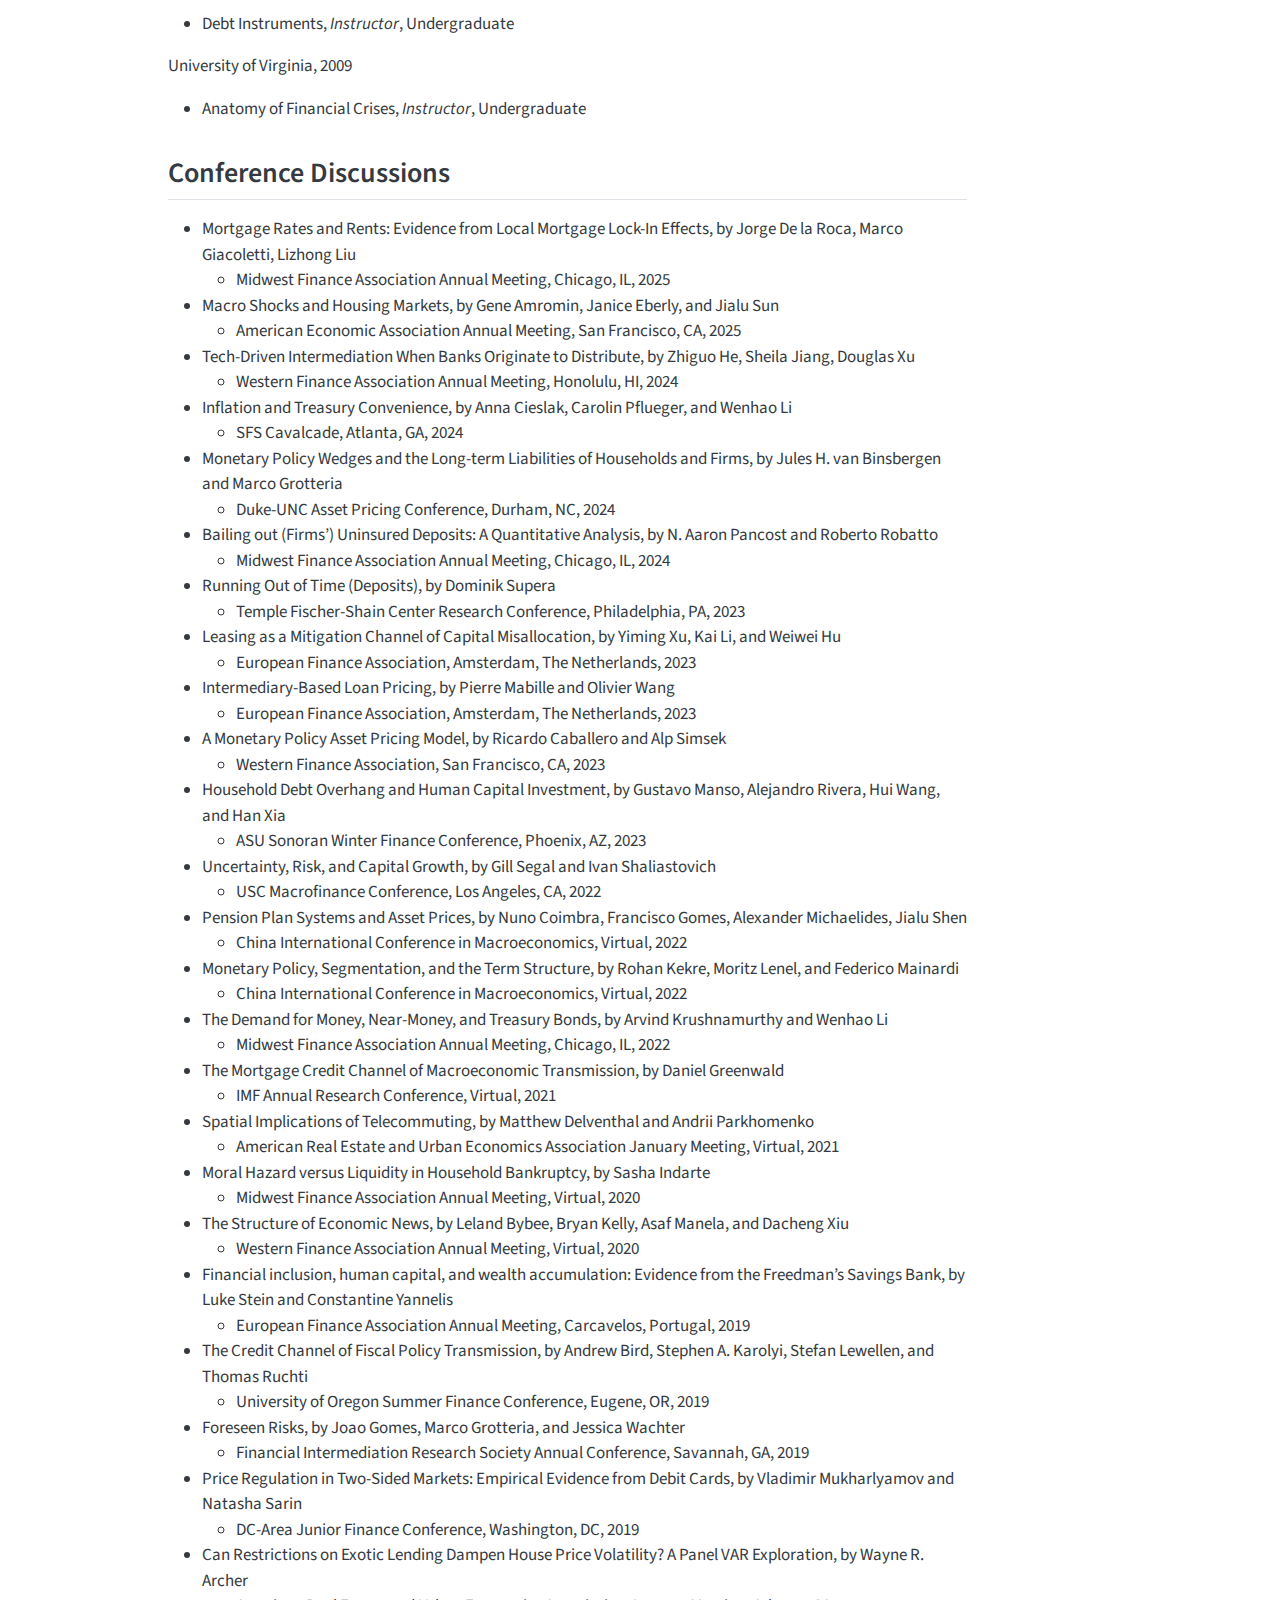
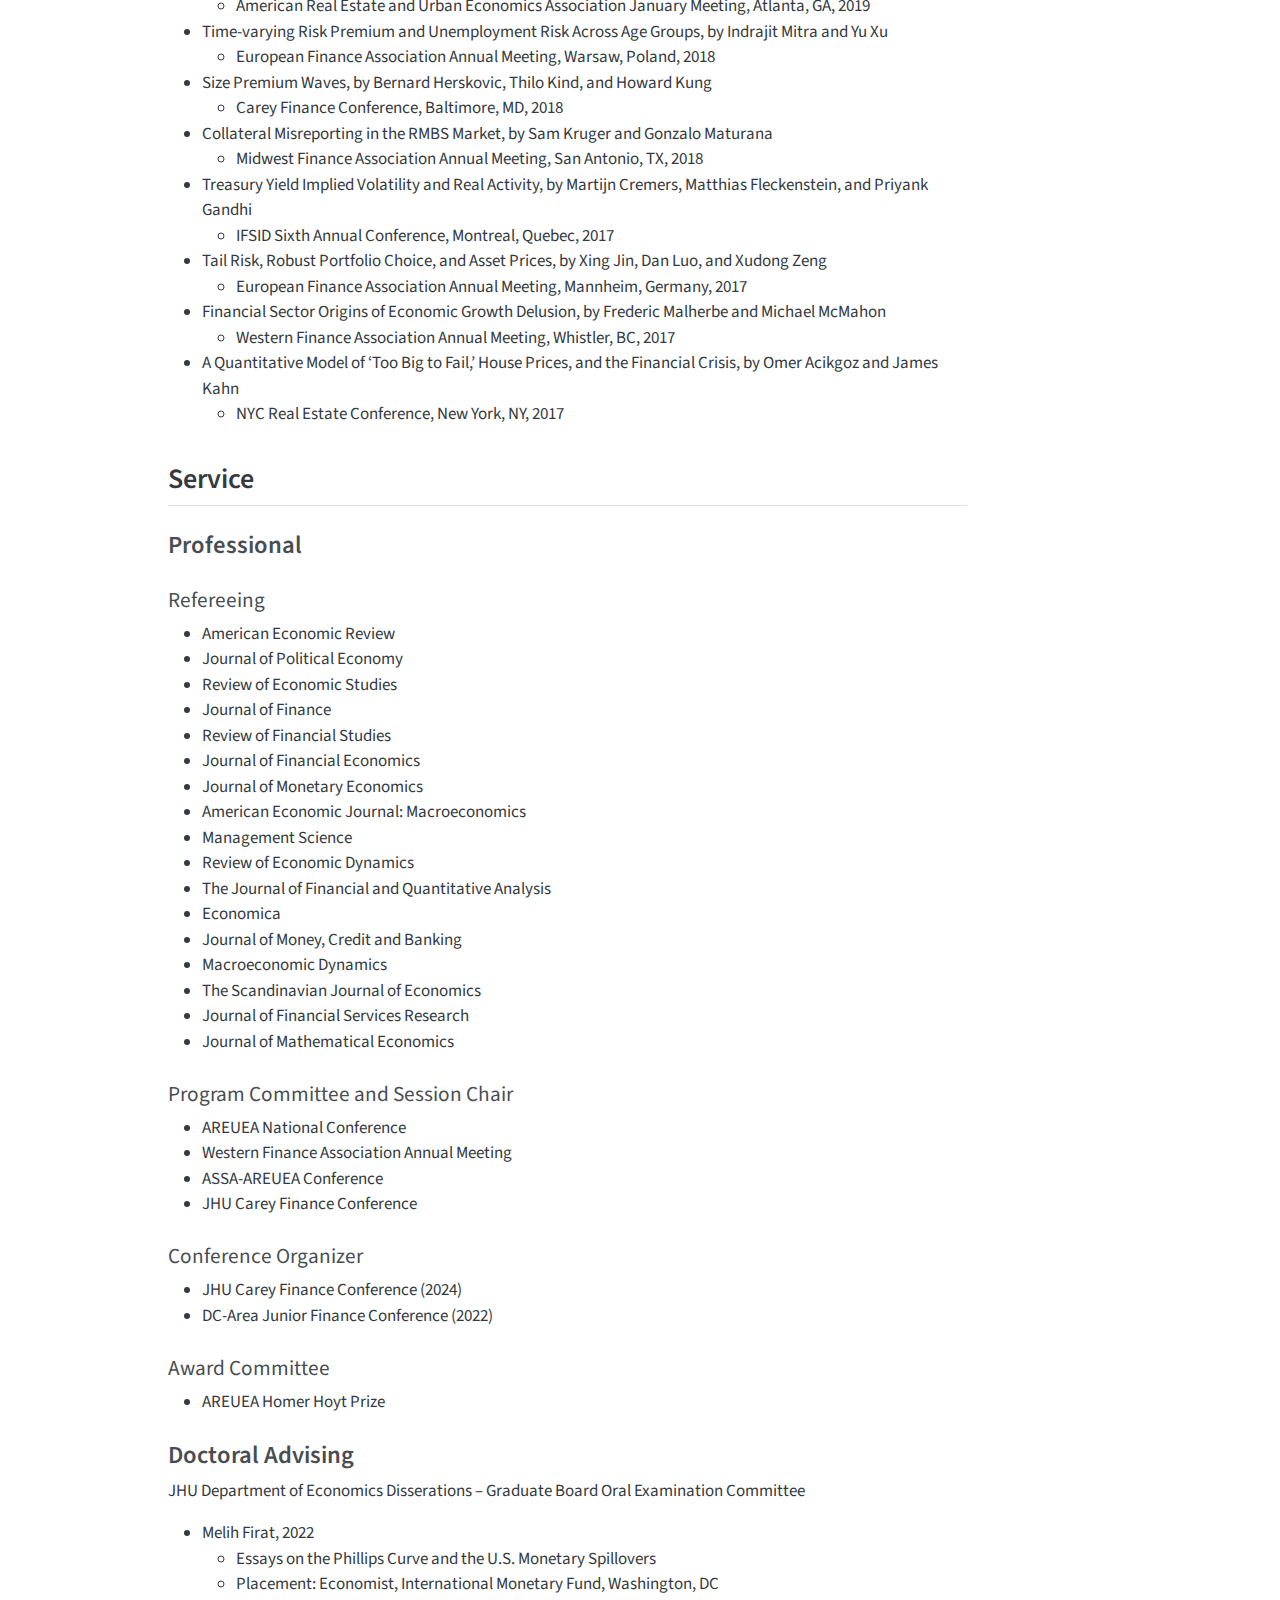
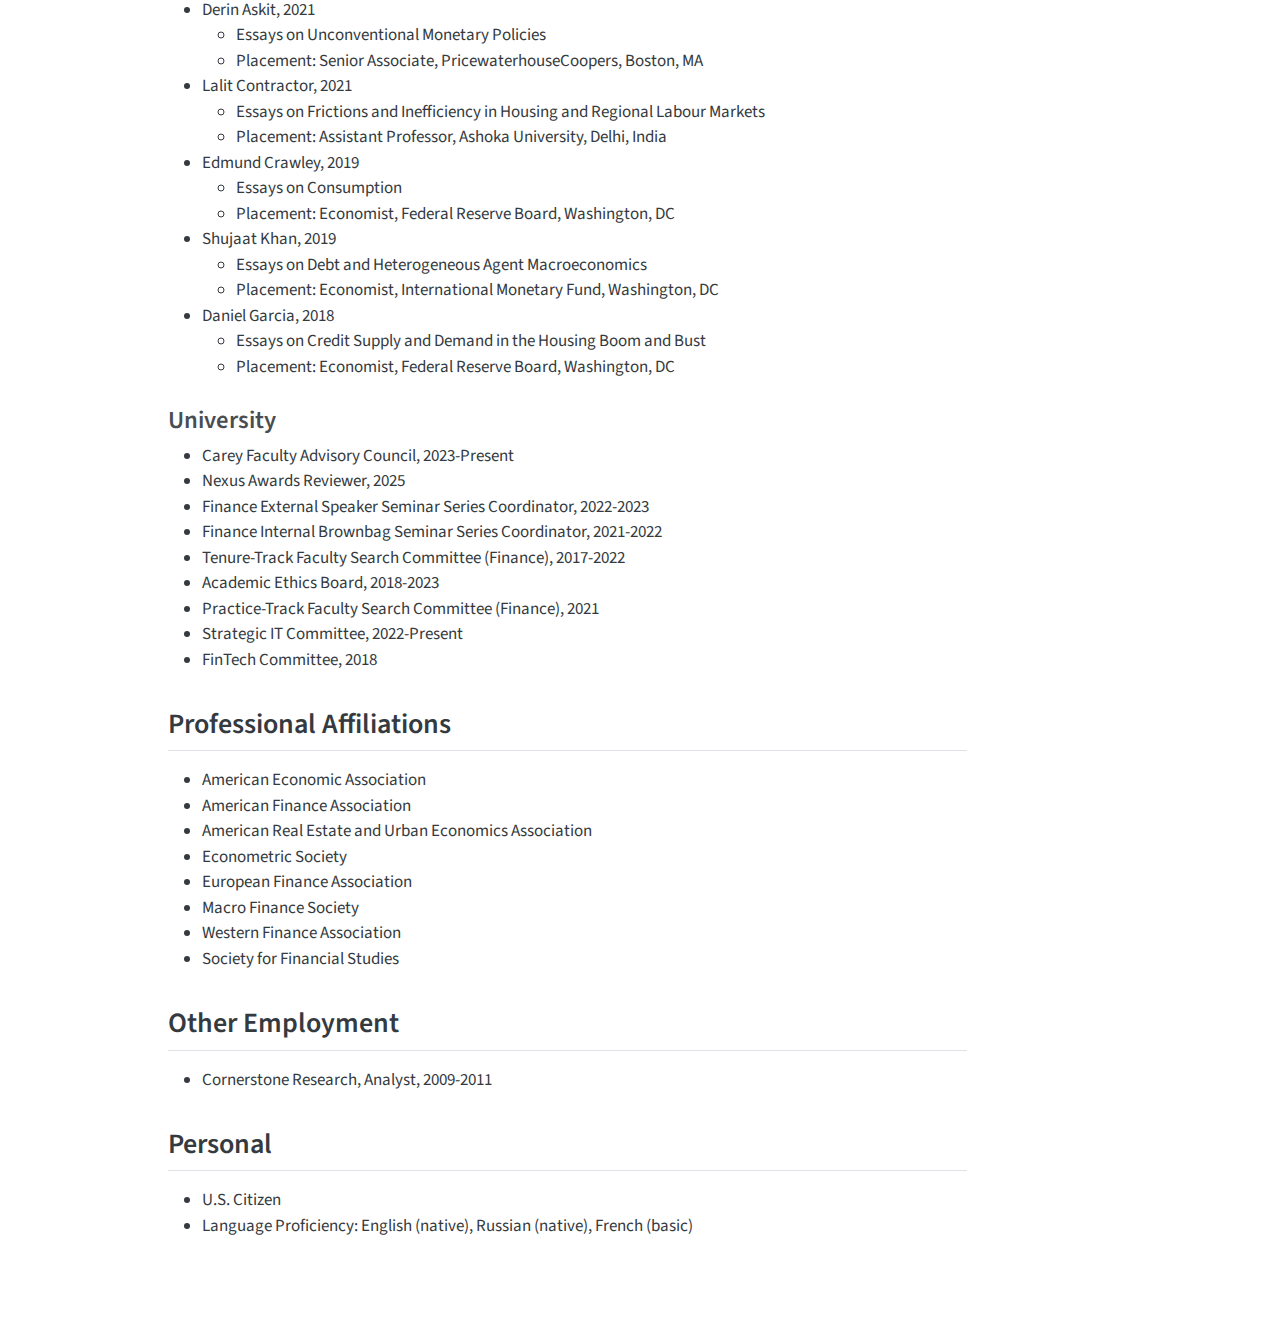
<file: CV.html>
<!DOCTYPE html>
<html xmlns="http://www.w3.org/1999/xhtml" lang="en" xml:lang="en"><head>

<meta charset="utf-8">
<meta name="generator" content="quarto-1.6.37">

<meta name="viewport" content="width=device-width, initial-scale=1.0, user-scalable=yes">

<meta name="dcterms.date" content="2025-01-14">

<title>Curriculum Vitae – Vadim Elenev</title>
<style>
code{white-space: pre-wrap;}
span.smallcaps{font-variant: small-caps;}
div.columns{display: flex; gap: min(4vw, 1.5em);}
div.column{flex: auto; overflow-x: auto;}
div.hanging-indent{margin-left: 1.5em; text-indent: -1.5em;}
ul.task-list{list-style: none;}
ul.task-list li input[type="checkbox"] {
  width: 0.8em;
  margin: 0 0.8em 0.2em -1em; /* quarto-specific, see https://github.com/quarto-dev/quarto-cli/issues/4556 */ 
  vertical-align: middle;
}
</style>


<script src="site_libs/quarto-nav/quarto-nav.js"></script>
<script src="site_libs/clipboard/clipboard.min.js"></script>
<script src="site_libs/quarto-search/autocomplete.umd.js"></script>
<script src="site_libs/quarto-search/fuse.min.js"></script>
<script src="site_libs/quarto-search/quarto-search.js"></script>
<meta name="quarto:offset" content="./">
<script src="site_libs/quarto-html/quarto.js"></script>
<script src="site_libs/quarto-html/popper.min.js"></script>
<script src="site_libs/quarto-html/tippy.umd.min.js"></script>
<script src="site_libs/quarto-html/anchor.min.js"></script>
<link href="site_libs/quarto-html/tippy.css" rel="stylesheet">
<link href="site_libs/quarto-html/quarto-syntax-highlighting-29e2c20b02301cfff04dc8050bf30c7e.css" rel="stylesheet" class="quarto-color-scheme" id="quarto-text-highlighting-styles">
<link href="site_libs/quarto-html/quarto-syntax-highlighting-dark-43df0d6f53b733b42d37fa7808e17715.css" rel="prefetch" class="quarto-color-scheme quarto-color-alternate" id="quarto-text-highlighting-styles">
<script src="site_libs/bootstrap/bootstrap.min.js"></script>
<link href="site_libs/bootstrap/bootstrap-icons.css" rel="stylesheet">
<link href="site_libs/bootstrap/bootstrap-1322888c997fad56b0b4d776d35cf542.min.css" rel="stylesheet" append-hash="true" class="quarto-color-scheme" id="quarto-bootstrap" data-mode="light">
<link href="site_libs/bootstrap/bootstrap-dark-7b4cdf087fd148e00d633bf65774a894.min.css" rel="prefetch" append-hash="true" class="quarto-color-scheme quarto-color-alternate" id="quarto-bootstrap" data-mode="dark">
<script id="quarto-search-options" type="application/json">{
  "location": "navbar",
  "copy-button": false,
  "collapse-after": 3,
  "panel-placement": "end",
  "type": "overlay",
  "limit": 50,
  "keyboard-shortcut": [
    "f",
    "/",
    "s"
  ],
  "show-item-context": false,
  "language": {
    "search-no-results-text": "No results",
    "search-matching-documents-text": "matching documents",
    "search-copy-link-title": "Copy link to search",
    "search-hide-matches-text": "Hide additional matches",
    "search-more-match-text": "more match in this document",
    "search-more-matches-text": "more matches in this document",
    "search-clear-button-title": "Clear",
    "search-text-placeholder": "",
    "search-detached-cancel-button-title": "Cancel",
    "search-submit-button-title": "Submit",
    "search-label": "Search"
  }
}</script>

<script type="text/javascript">

(function(i,s,o,g,r,a,m){i['GoogleAnalyticsObject']=r;i[r]=i[r]||function(){
  (i[r].q=i[r].q||[]).push(arguments)},i[r].l=1*new Date();a=s.createElement(o),
  m=s.getElementsByTagName(o)[0];a.async=1;a.src=g;m.parentNode.insertBefore(a,m)
  })(window,document,'script','https://www.google-analytics.com/analytics.js','ga');
ga('create', 'UA-97196765-1', 'auto');

ga('send', {
  hitType: 'pageview',
  'anonymizeIp': true,
});
</script>


<link rel="stylesheet" href="styles.css">
<meta property="og:title" content="Curriculum Vitae – Vadim Elenev">
<meta property="og:description" content="">
<meta property="og:site_name" content="Vadim Elenev">
<meta name="twitter:title" content="Curriculum Vitae – Vadim Elenev">
<meta name="twitter:description" content="Vadim Elenev, Assistant Professor at Johns Hopkins Carey Business School working on macroeconomics and finance.">
<meta name="twitter:image" content="https://www.vadimelenev.com/resources/Headshot.jpg">
<meta name="twitter:creator" content="@VadimElenev">
<meta name="twitter:card" content="summary">
</head>

<body class="nav-fixed">

<div id="quarto-search-results"></div>
  <header id="quarto-header" class="headroom fixed-top">
    <nav class="navbar navbar-expand-lg " data-bs-theme="dark">
      <div class="navbar-container container-fluid">
      <div class="navbar-brand-container mx-auto">
    <a class="navbar-brand" href="./index.html">
    <span class="navbar-title">Vadim Elenev</span>
    </a>
  </div>
            <div id="quarto-search" class="" title="Search"></div>
          <button class="navbar-toggler" type="button" data-bs-toggle="collapse" data-bs-target="#navbarCollapse" aria-controls="navbarCollapse" role="menu" aria-expanded="false" aria-label="Toggle navigation" onclick="if (window.quartoToggleHeadroom) { window.quartoToggleHeadroom(); }">
  <span class="navbar-toggler-icon"></span>
</button>
          <div class="collapse navbar-collapse" id="navbarCollapse">
            <ul class="navbar-nav navbar-nav-scroll me-auto">
  <li class="nav-item">
    <a class="nav-link" href="./index.html"> 
<span class="menu-text">Home</span></a>
  </li>  
  <li class="nav-item">
    <a class="nav-link active" href="./CV.html" aria-current="page"> 
<span class="menu-text">CV</span></a>
  </li>  
  <li class="nav-item">
    <a class="nav-link" href="./discussions.html"> 
<span class="menu-text">Discussions</span></a>
  </li>  
  <li class="nav-item">
    <a class="nav-link" href="http://www.github.com/elenev"> 
<span class="menu-text">Code</span></a>
  </li>  
</ul>
          </div> <!-- /navcollapse -->
            <div class="quarto-navbar-tools tools-wide">
    <a href="./resources/cv.pdf" title="CV [PDF]" class="quarto-navigation-tool px-1" aria-label="CV [PDF]"><i class="bi bi-filetype-pdf"></i></a>
    <a href="https://github.com/elenev" title="Github" class="quarto-navigation-tool px-1" aria-label="Github"><i class="bi bi-github"></i></a>
  <a href="" class="quarto-color-scheme-toggle quarto-navigation-tool  px-1" onclick="window.quartoToggleColorScheme(); return false;" title="Toggle dark mode"><i class="bi"></i></a>
</div>
      </div> <!-- /container-fluid -->
    </nav>
  <div id="quarto-announcement" data-announcement-id="f51e516cc1a94ecc422b74afa20e9405" class="alert alert-primary hidden"><i class="bi bi-info-circle quarto-announcement-icon"></i><div class="quarto-announcement-content">
<p><strong>Newly added</strong>: <a href="discussions.html">Discussions</a> page with past discussion slides.</p>
</div><i class="bi bi-x-lg quarto-announcement-action"></i></div>
</header>
<!-- content -->
<div id="quarto-content" class="quarto-container page-columns page-rows-contents page-layout-article page-navbar">
<!-- sidebar -->
<!-- margin-sidebar -->
    <div id="quarto-margin-sidebar" class="sidebar margin-sidebar">
        <nav id="TOC" role="doc-toc" class="toc-active">
    <h2 id="toc-title">On this page</h2>
   
  <ul>
  <li><a href="#academic-positions" id="toc-academic-positions" class="nav-link active" data-scroll-target="#academic-positions">Academic Positions</a></li>
  <li><a href="#education" id="toc-education" class="nav-link" data-scroll-target="#education">Education</a></li>
  <li><a href="#publications" id="toc-publications" class="nav-link" data-scroll-target="#publications">Publications</a></li>
  <li><a href="#working-papers" id="toc-working-papers" class="nav-link" data-scroll-target="#working-papers">Working Papers</a></li>
  <li><a href="#works-in-progress" id="toc-works-in-progress" class="nav-link" data-scroll-target="#works-in-progress">Works in Progress</a></li>
  <li><a href="#grants-and-awards" id="toc-grants-and-awards" class="nav-link" data-scroll-target="#grants-and-awards">Grants and Awards</a>
  <ul class="collapse">
  <li><a href="#grants" id="toc-grants" class="nav-link" data-scroll-target="#grants">Grants</a></li>
  <li><a href="#awards-honors-and-fellowships" id="toc-awards-honors-and-fellowships" class="nav-link" data-scroll-target="#awards-honors-and-fellowships">Awards, Honors, and Fellowships</a></li>
  </ul></li>
  <li><a href="#teaching-experience" id="toc-teaching-experience" class="nav-link" data-scroll-target="#teaching-experience">Teaching Experience</a></li>
  <li><a href="#conference-discussions" id="toc-conference-discussions" class="nav-link" data-scroll-target="#conference-discussions">Conference Discussions</a></li>
  <li><a href="#service" id="toc-service" class="nav-link" data-scroll-target="#service">Service</a>
  <ul class="collapse">
  <li><a href="#professional" id="toc-professional" class="nav-link" data-scroll-target="#professional">Professional</a></li>
  <li><a href="#doctoral-advising" id="toc-doctoral-advising" class="nav-link" data-scroll-target="#doctoral-advising">Doctoral Advising</a></li>
  <li><a href="#university" id="toc-university" class="nav-link" data-scroll-target="#university">University</a></li>
  </ul></li>
  <li><a href="#professional-affiliations" id="toc-professional-affiliations" class="nav-link" data-scroll-target="#professional-affiliations">Professional Affiliations</a></li>
  <li><a href="#other-employment" id="toc-other-employment" class="nav-link" data-scroll-target="#other-employment">Other Employment</a></li>
  <li><a href="#personal" id="toc-personal" class="nav-link" data-scroll-target="#personal">Personal</a></li>
  </ul>
<div class="quarto-other-links"><h2>Other Links</h2><ul><li><a href="resources/cv.pdf"><i class="bi bi-filetype-pdf"></i>Download PDF</a></li></ul></div></nav>
    </div>
<!-- main -->
<main class="content" id="quarto-document-content">

<header id="title-block-header" class="quarto-title-block default">
<div class="quarto-title">
<h1 class="title">Curriculum Vitae</h1>
</div>



<div class="quarto-title-meta">

    
    <div>
    <div class="quarto-title-meta-heading">Published</div>
    <div class="quarto-title-meta-contents">
      <p class="date">January 14, 2025</p>
    </div>
  </div>
  
    
  </div>
  


</header>


<section id="academic-positions" class="level2">
<h2 class="anchored" data-anchor-id="academic-positions">Academic Positions</h2>
<p>Johns Hopkins Carey Business School | Baltimore, MD</p>
<ul>
<li>Associate Professor (without tenure) | 2024-Present</li>
<li>Assistant Professor | 2017-2024</li>
</ul>
<p>The Wharton School, University of Pennsylvania | Philadelphia, PA</p>
<ul>
<li>Visiting Scholar | Spring 2025</li>
</ul>
<p>Federal Reserve Bank of St.&nbsp;Louis | St.&nbsp;Louis, MO</p>
<ul>
<li>Visiting Scholar | 2018</li>
</ul>
</section>
<section id="education" class="level2">
<h2 class="anchored" data-anchor-id="education">Education</h2>
<p>New York University Stern School of Business | New York, NY</p>
<ul>
<li>Ph.D.&nbsp;in Finance | 2011-2017</li>
</ul>
<p>University of Virginia | Charlottesville, VA</p>
<ul>
<li>B.A. in Economics and Mathematics | 2005-2009</li>
</ul>
</section>
<section id="publications" class="level2">
<h2 class="anchored" data-anchor-id="publications">Publications</h2>
<div class="callout callout-style-simple callout-tip no-icon callout-titled">
<div class="callout-header d-flex align-content-center" data-bs-toggle="collapse" data-bs-target=".callout-1-contents" aria-controls="callout-1" aria-expanded="false" aria-label="Toggle callout">
<div class="callout-icon-container">
<i class="callout-icon no-icon"></i>
</div>
<div class="callout-title-container flex-fill">
<span class="title-bold">A Macroeconomic Model with Financially Constrained Producers and Intermediaries</span><br><span class="authors-normal">Vadim Elenev, Tim Landvoigt, and Stijn Van Nieuwerburgh</span><br><span class="journal-italic">Econometrica</span>
</div>
<div class="callout-btn-toggle d-inline-block border-0 py-1 ps-1 pe-0 float-end"><i class="callout-toggle"></i></div>
</div>
<div id="callout-1" class="callout-1-contents callout-collapse collapse">
<div class="callout-body-container callout-body">
<p>
</p><p><a href="https://papers.ssrn.com/sol3/papers.cfm?abstract_id=2748230">[SSRN]</a> <a href="https://onlinelibrary.wiley.com/doi/abs/10.3982/ECTA16438">[Journal]</a> <a href="https://github.com/elenev/MacroModelProducersIntermediaries">[Code]</a></p>
<p>How much capital should financial intermediaries hold? We propose a general equilibrium model with a financial sector that makes risky long-term loans to firms, funded by deposits from savers. Government guarantees create a role for bank capital regulation. The model captures the sharp and persistent drop in macro-economic aggregates and credit provision as well as the sharp change in credit spreads observed during financial crises. Policies requiring intermediaries to hold more capital reduce financial fragility, reduce the size of the financial and non-financial sectors, and lower intermediary profits. They redistribute wealth from savers to the owners of banks and non-financial firms. Pre-crisis capital requirements are close to optimal. Counter-cyclical capital requirements increase welfare.</p>
<p><em>Presentations:</em></p>
<ul>
<li>Michigan Ross, Ann Arbor, MI, Nov 2019</li>
<li>McGill Desautels, Montreal, Quebec, Aug 2019</li>
<li>Computing in Economics and Finance, New York, NY, Jun 2017</li>
<li>Macro Finance Society IX Workshop, Chicago, IL, May 2017</li>
<li>Econometric Society North American Summer Meeting, Philadelphia, PA, Jun 2016</li>
</ul>
<p></p>
</div>
</div>
</div>
<div class="callout callout-style-simple callout-tip no-icon callout-titled">
<div class="callout-header d-flex align-content-center" data-bs-toggle="collapse" data-bs-target=".callout-2-contents" aria-controls="callout-2" aria-expanded="false" aria-label="Toggle callout">
<div class="callout-icon-container">
<i class="callout-icon no-icon"></i>
</div>
<div class="callout-title-container flex-fill">
<span class="title-bold">Fearing the Fed: How Wall Street Reads Main Street?</span><br><span class="authors-normal">Vadim Elenev, Tzuo-Hann Law, Dongho Song, and Amir Yaron</span><br><span class="journal-italic">Journal of Financial Economics</span>
</div>
<div class="callout-btn-toggle d-inline-block border-0 py-1 ps-1 pe-0 float-end"><i class="callout-toggle"></i></div>
</div>
<div id="callout-2" class="callout-2-contents callout-collapse collapse">
<div class="callout-body-container callout-body">
<p>
</p><p><a href="https://papers.ssrn.com/sol3/papers.cfm?abstract_id=3092629">[SSRN]</a> <a href="https://www.sciencedirect.com/science/article/pii/S0304405X24000138">[Journal]</a> <a href="https://data.mendeley.com/datasets/w9ywjnmcv5/3">[Code]</a></p>
<p>We provide strong evidence of a countercyclical sensitivity of the stock market to major macroeconomic announcements. The most notable cyclical variation takes place within expansions: sensitivity is largest early in an expansion and essentially zero late in an expansion. By exploiting the comovement pattern between stocks and bonds around announcements, we show that the stock market sensitivity is large when the cash flow component of news is least offset by news about future risk-free rates. Observed fluctuations in stock sensitivities can be attributed to shifting perceptions of monetary policy responsiveness.</p>
<p></p>
</div>
</div>
</div>
<div class="callout callout-style-simple callout-tip no-icon callout-titled">
<div class="callout-header d-flex align-content-center" data-bs-toggle="collapse" data-bs-target=".callout-3-contents" aria-controls="callout-3" aria-expanded="false" aria-label="Toggle callout">
<div class="callout-icon-container">
<i class="callout-icon no-icon"></i>
</div>
<div class="callout-title-container flex-fill">
<span class="title-bold">Phasing out the GSEs</span><br><span class="authors-normal">Vadim Elenev, Tim Landvoigt, and Stijn Van Nieuwerburgh</span><br><span class="journal-italic">Journal of Monetary Economics</span>
</div>
<div class="callout-btn-toggle d-inline-block border-0 py-1 ps-1 pe-0 float-end"><i class="callout-toggle"></i></div>
</div>
<div id="callout-3" class="callout-3-contents callout-collapse collapse">
<div class="callout-body-container callout-body">
<p>
</p><p><a href="https://papers.ssrn.com/sol3/papers.cfm?abstract_id=2588144">[SSRN]</a> <a href="https://www.sciencedirect.com/science/article/pii/S0304393216300332">[Journal]</a></p>
<p>We develop a new model of the mortgage market that emphasizes the role of the financial sector and the government. Risk tolerant savers act as intermediaries between risk averse depositors and impatient borrowers. Both borrowers and intermediaries can default. The government provides both mortgage guarantees and deposit insurance. Underpriced government mortgage guarantees lead to more and riskier mortgage originations and higher financial sector leverage. Mortgage crises occasionally turn into financial crises and government bailouts due to the fragility of the intermediaries’ balance sheets. Foreclosure crises beget fiscal uncertainty, further disrupting the optimal allocation of risk in the economy. Increasing the price of the mortgage guarantee “crowds in” the private sector, reduces financial fragility, leads to fewer but safer mortgages, lowers house prices, and raises mortgage and risk-free interest rates. Due to a more robust financial sector and less fiscal uncertainty, consumption smoothing improves and foreclosure rates fall. While borrowers are nearly indifferent to a world with or without mortgage guarantees, savers are substantially better off. While aggregate welfare increases, so does wealth inequality.</p>
<p></p>
</div>
</div>
</div>
<div class="callout callout-style-simple callout-tip no-icon callout-titled">
<div class="callout-header d-flex align-content-center" data-bs-toggle="collapse" data-bs-target=".callout-4-contents" aria-controls="callout-4" aria-expanded="false" aria-label="Toggle callout">
<div class="callout-icon-container">
<i class="callout-icon no-icon"></i>
</div>
<div class="callout-title-container flex-fill">
<span class="title-bold">Can the Covid Bailouts Save the Economy?</span><br><span class="authors-normal">Vadim Elenev, Tim Landvoigt, and Stijn Van Nieuwerburgh</span><br><span class="journal-italic">Economic Policy</span>
</div>
<div class="callout-btn-toggle d-inline-block border-0 py-1 ps-1 pe-0 float-end"><i class="callout-toggle"></i></div>
</div>
<div id="callout-4" class="callout-4-contents callout-collapse collapse">
<div class="callout-body-container callout-body">
<p>
</p><p><a href="https://papers.ssrn.com/sol3/papers.cfm?abstract_id=3593108">[SSRN]</a> <a href="https://academic.oup.com/economicpolicy/article-abstract/37/110/277/6511436">[Journal]</a> <a href="https://github.com/elenev/CovidBailouts">[Code]</a></p>
<p>The covid-19 crisis has led to a sharp deterioration in firm and bank balance sheets. The government has responded with a massive intervention in corporate credit markets. We study equilibrium dynamics of macroeconomic quantities and prices, and how they are affected by this policy response. The interventions prevent a much deeper crisis by reducing corporate bankruptcies by about half and short-circuiting the doom loop between corporate and financial sector fragility. The additional fiscal cost is zero since programme spending replaces what would otherwise have been spent on financial sector bailouts. An alternative intervention that targets aid to firms at risk of bankruptcy prevents more bankruptcies at much lower fiscal cost, but only enjoys marginally higher welfare. Finally, we study longer-run consequences for firm leverage and intermediary health when pandemics become the new normal.</p>
<p><em>Presentations:</em></p>
<ul>
<li>Bank of Portugal, Virtual, Nov 2020</li>
<li>IMF Annual Research Conference, Virtual, Nov 2020</li>
<li>Melbourne, Virtual, Aug 2020</li>
</ul>
<p></p>
</div>
</div>
</div>
<div class="callout callout-style-simple callout-tip no-icon callout-titled">
<div class="callout-header d-flex align-content-center" data-bs-toggle="collapse" data-bs-target=".callout-5-contents" aria-controls="callout-5" aria-expanded="false" aria-label="Toggle callout">
<div class="callout-icon-container">
<i class="callout-icon no-icon"></i>
</div>
<div class="callout-title-container flex-fill">
<span class="title-bold">Staggered Health Policy Adoption: Spillover Effects and Their Implications</span><br><span class="authors-normal">Vadim Elenev, Luis Quintero, Alessandro Rebucci, and Emilia Simeonova</span><br><span class="journal-italic">Management Science</span>
</div>
<div class="callout-btn-toggle d-inline-block border-0 py-1 ps-1 pe-0 float-end"><i class="callout-toggle"></i></div>
</div>
<div id="callout-5" class="callout-5-contents callout-collapse collapse">
<div class="callout-body-container callout-body">
<p>
</p><p><a href="https://papers.ssrn.com/sol3/papers.cfm?abstract_id=3657594">[SSRN]</a> <a href="https://pubsonline.informs.org/doi/abs/10.1287/mnsc.2023.01033">[Journal]</a></p>
<p>This paper investigates the direct and spillover effects on mobility caused by the staggered adoption of Stay-at-Home orders (SHOs) implemented by U.S. counties to contain the spread of COVID-19. We find that mobility in neighboring counties declines by a third to a half as much as in the counties that first implement the SHOs. Further, these spillovers are concentrated in counties that share media markets with treated counties. Using directional mobility data, we find that declines in internal mobility in the neighbor counties account for a much larger proportion of the overall decline in mobility than decreases in traffic originating in the treated county and headed to the neighbor. Together, these results provide strong evidence that SHOs operate through information sharing and voluntary social distancing. Based on our estimates and a simple model of staggered SHO adoption, we construct counterfactual scenarios that separate the impact of policy coordination from that of adoption timing. We demonstrate that staggered implementation of SHO policies can yield mobility reductions that are larger than coordinated but delayed SHO policy adoption.</p>
<p></p>
</div>
</div>
</div>
</section>
<section id="working-papers" class="level2">
<h2 class="anchored" data-anchor-id="working-papers">Working Papers</h2>
<div class="callout callout-style-simple callout-note no-icon callout-titled">
<div class="callout-header d-flex align-content-center" data-bs-toggle="collapse" data-bs-target=".callout-6-contents" aria-controls="callout-6" aria-expanded="false" aria-label="Toggle callout">
<div class="callout-icon-container">
<i class="callout-icon no-icon"></i>
</div>
<div class="callout-title-container flex-fill">
<span class="title-bold">Interest Rate Risk and Cross-Sectional Effects of Micro-Prudential Regulation</span><br><span class="authors-normal">Juliane Begenau, Vadim Elenev, and Tim Landvoigt</span>
</div>
<div class="callout-btn-toggle d-inline-block border-0 py-1 ps-1 pe-0 float-end"><i class="callout-toggle"></i></div>
</div>
<div id="callout-6" class="callout-6-contents callout-collapse collapse">
<div class="callout-body-container callout-body">
<p>
</p><p><a href="https://papers.ssrn.com/sol3/papers.cfm?abstract_id=4950528">[SSRN]</a></p>
<p>This paper investigates the financial stability consequences of banks’ interest rate risk exposure and uninsured deposit funding share. We develop a model incorporating insured and uninsured deposits, interest rate-sensitive securities, and credit-risky loans to understand how banks respond to interest rate risk and the potential for deposit runs. The model delivers the concentration of uninsured deposits in larger banks and examines how banks’ portfolio- and funding choices impact financial stability. We study the effects of recent Federal Reserve rate hikes on banks and analyze micro-prudential policy tools to enhance the banking sector’s resilience. Higher liquidity requirements that target uninsured deposits are effective at curbing run risk of large banks, but cause misallocation in the lending market. Size-dependent capital requirements are equally effective at mitigating run risk, with minimal unintended consequences.</p>
<p><em>Presentations:</em></p>
<ul>
<li>Western Finance Association, Snowbird, UT, Jun 2025</li>
<li>SFS Cavalcade, Hoboken, NJ, May 2025</li>
<li>NBER Financial Market Frictions and Systemic Risks, Boston, MA, Mar 2025</li>
<li>Midwest Finance Association, Chicago, IL, Mar 2025</li>
</ul>
<p></p>
</div>
</div>
</div>
<div class="callout callout-style-simple callout-note no-icon callout-titled">
<div class="callout-header d-flex align-content-center" data-bs-toggle="collapse" data-bs-target=".callout-7-contents" aria-controls="callout-7" aria-expanded="false" aria-label="Toggle callout">
<div class="callout-icon-container">
<i class="callout-icon no-icon"></i>
</div>
<div class="callout-title-container flex-fill">
<span class="title-bold">The Comovement of Voter Preferences: Insights from U.S. Presidential Election Prediction Markets Beyond Polls</span><br><span class="authors-normal">Mikhail Chernov, Vadim Elenev, Dongho Song</span>
</div>
<div class="callout-btn-toggle d-inline-block border-0 py-1 ps-1 pe-0 float-end"><i class="callout-toggle"></i></div>
</div>
<div id="callout-7" class="callout-7-contents callout-collapse collapse">
<div class="callout-body-container callout-body">
<p>
</p><p><a href="https://www.nber.org/papers/w33339?utm_campaign=ntwh&amp;utm_medium=email&amp;utm_source=ntwg28">[NBER]</a> <a href="https://papers.ssrn.com/sol3/papers.cfm?abstract_id=4998858">[SSRN (Realtime Forecast)]</a></p>
<p>We propose a novel time-series econometric framework to forecast U.S. Presidential election outcomes in real time by combining polling data, economic fundamentals, and political prediction market prices. Our model estimates the joint dynamics of voter preferences across states. Applying our approach to the 2024 Presidential Election, we find a two-factor structure driving the vast majority of the variation in voter preferences. We identify electorally similar state clusters without relying on historical data or demographic models of voter behavior. Our simulations quantify the correlations between state-level election outcomes. Failing to take the correlations into account can bias the forecasted win probability for a given candidate by several percentage points. We find Pennsylvania to be the most pivotal state in the 2024 election, followed by Nevada. Our results provide insights for election observers, candidates, and traders.</p>
<p></p>
</div>
</div>
</div>
<div class="callout callout-style-simple callout-note no-icon callout-titled">
<div class="callout-header d-flex align-content-center" data-bs-toggle="collapse" data-bs-target=".callout-8-contents" aria-controls="callout-8" aria-expanded="false" aria-label="Toggle callout">
<div class="callout-icon-container">
<i class="callout-icon no-icon"></i>
</div>
<div class="callout-title-container flex-fill">
<span class="title-bold">Mortgage Structure, Financial Stability, and Risk Sharing</span><br><span class="authors-normal">Vadim Elenev, Lu Liu</span>
</div>
<div class="callout-btn-toggle d-inline-block border-0 py-1 ps-1 pe-0 float-end"><i class="callout-toggle"></i></div>
</div>
<div id="callout-8" class="callout-8-contents callout-collapse collapse">
<div class="callout-body-container callout-body">
<p>
</p><p><a href="https://papers.ssrn.com/sol3/papers.cfm?abstract_id=5014602">[SSRN]</a></p>
<p>Mortgage structure matters not only for monetary policy transmission, but also for financial stability. In an adjustable-rate mortgage (ARM) regime, interest rate rises cause higher default rates due to increases in mortgage payments. In a fixed-rate mortgage (FRM) regime, households are protected, but banks are potentially more exposed to rate rises. To evaluate these competing mechanisms under different mortgage regimes, we build a quantitative model with flexible mortgage contract structures, borrowers, and an intermediary sector. Our approach captures borrowers’ endogenous default decisions and intermediaries’ equilibrium pricing effects on mortgage rates and risk premia, reflecting the interaction between interest rate and credit risks, and intermediary net worth. We find that financial stability risks are “U-shaped” in mortgage structure: while ARM payments are more sensitive to interest rates, defaults happen in states when intermediary net worth is high, resulting in lower risk premia in constrained states of the world compared to the benchmark FRM economy. As a result, an intermediate mortgage fixation length minimizes the volatility of intermediary net worth and improves the sharing of aggregate risks. Our findings have implications for mortgage design, macroprudential, and monetary policy.</p>
<p><em>Presentations:</em></p>
<ul>
<li>Western Finance Association, Snowbird, UT, Jun 2025</li>
<li>SFS Cavalcade, Hoboken, NJ, May 2025</li>
<li>Columbia Workshop in New Empirical Finance, New York, NY, May 2025</li>
<li>Chicago Fed, Chicago, IL, Apr 2025</li>
<li>Wharton, Philadelphia, PA, Mar 2025</li>
<li>CUNY Baruch, New York, NY, Dec 2024</li>
<li>American Real Estate and Urban Economics Association National Conference, Washington, DC, May 2024</li>
</ul>
<p></p>
</div>
</div>
</div>
<div class="callout callout-style-simple callout-note no-icon callout-titled">
<div class="callout-header d-flex align-content-center" data-bs-toggle="collapse" data-bs-target=".callout-9-contents" aria-controls="callout-9" aria-expanded="false" aria-label="Toggle callout">
<div class="callout-icon-container">
<i class="callout-icon no-icon"></i>
</div>
<div class="callout-title-container flex-fill">
<span class="title-bold">Asset Pricing with Optimal Under-Diversification</span><br><span class="authors-normal">Vadim Elenev, Tim Landvoigt</span>
</div>
<div class="callout-btn-toggle d-inline-block border-0 py-1 ps-1 pe-0 float-end"><i class="callout-toggle"></i></div>
</div>
<div id="callout-9" class="callout-9-contents callout-collapse collapse">
<div class="callout-body-container callout-body">
<p>
</p><p><a href="https://papers.ssrn.com/sol3/papers.cfm?abstract_id=4236861">[SSRN]</a></p>
<p>We study sources and implications of undiversified portfolios in a production-based asset pricing model with financial frictions. Households take concentrated positions in a single firm exposed to idiosyncratic shocks because managerial effort requires equity stakes, and because investors gain private benefits from concentrated holdings. Matching data on returns and portfolios, we find that the marginal investor optimally holds 45% of their portfolio in a single firm, incentivizing managerial effort that accounts for 4% of aggregate output. Investors derive control benefits equivalent to 3% points of excess return, rationalizing low observed returns on undiversified holdings in the data. A counterfactual world of full diversification would feature higher risk free rates, lower risk premiums on fully diversified and concentrated assets, less capital accumulation, yet higher consumption and welfare. Exposure to undiversified firm risk can explain approximately 40% of the level and 20% of the volatility of the equity premium. A targeted subsidy that decreases diversification improves welfare by increasing managerial effort and reducing financial frictions.</p>
<p><em>Presentations:</em></p>
<ul>
<li>Midwest Finance Association, Chicago, IL, Mar 2024</li>
<li>American Finance Association, San Antonio, TX, Jan 2024</li>
<li>European Finance Association, Amsterdam, The Netherlands, Aug 2023</li>
<li>Western Finance Association, San Francisco, CA, Jun 2023</li>
<li>Hong Kong University, Virtual, Apr 2023</li>
<li>ITAM, Mexico City, Mexico, Oct 2023</li>
<li>UVa Darden, Charlottesville, VA, Sep 2023</li>
</ul>
<p></p>
</div>
</div>
</div>
<div class="callout callout-style-simple callout-note no-icon callout-titled">
<div class="callout-header d-flex align-content-center" data-bs-toggle="collapse" data-bs-target=".callout-10-contents" aria-controls="callout-10" aria-expanded="false" aria-label="Toggle callout">
<div class="callout-icon-container">
<i class="callout-icon no-icon"></i>
</div>
<div class="callout-title-container flex-fill">
<span class="title-bold">Can Monetary Policy Create Fiscal Capacity?</span><br><span class="authors-normal">Vadim Elenev, Tim Landvoigt, Patrick Shultz, and Stijn Van Nieuwerburgh</span>
</div>
<div class="callout-btn-toggle d-inline-block border-0 py-1 ps-1 pe-0 float-end"><i class="callout-toggle"></i></div>
</div>
<div id="callout-10" class="callout-10-contents callout-collapse collapse">
<div class="callout-body-container callout-body">
<p>
</p><p><a href="https://papers.ssrn.com/sol3/papers.cfm?abstract_id=3896402">[SSRN]</a></p>
<p>Governments around the world have gone on a massive fiscal expansion in response to the GFC and Covid crises, increasing government debt to levels not seen in 75 years. How will this debt be repaid? What role do conventional and unconventional monetary policy play? We investigate debt sustainability in a New Keynesian model with an intermediary sector, realistic fiscal and monetary policy, endogenous convenience yields, and substantial risk premia. During a large economic crisis, increased government spending and lower tax revenue lead to a large rise in government debt and raise the risk of future tax increases. Quantitative easing (QE) contributes to lowering the debt/GDP ratio and reducing the risk of future tax increases. QE is state- and duration-dependent: while a temporary QE policy deployed in a crisis stimulates aggregate demand, permanent QE crowds out investment and lowers long-run output.</p>
<p><em>Presentations:</em></p>
<ul>
<li>American Economic Association, New Orleans, LA, Jan 2023</li>
<li>Nebraska, Lincoln, NE, Sep 2022</li>
<li>Financial Intermediary Research Society, Budapest, Hungary, Jun 2022</li>
<li>USC Marshall, Los Angeles, CA, Apr 2022</li>
<li>Tepper LAEF Advances in Macro Finance, Santa Barbara, CA, Apr 2022</li>
<li>UNC Jackson Hole Winter Finance, Teton Village, WY, Jan 2022</li>
<li>Carnegie Mellon Tepper, Virtual, Oct 2021</li>
</ul>
<p></p>
</div>
</div>
</div>
<div class="callout callout-style-simple callout-note no-icon callout-titled">
<div class="callout-header d-flex align-content-center" data-bs-toggle="collapse" data-bs-target=".callout-11-contents" aria-controls="callout-11" aria-expanded="false" aria-label="Toggle callout">
<div class="callout-icon-container">
<i class="callout-icon no-icon"></i>
</div>
<div class="callout-title-container flex-fill">
<span class="title-bold">Mortgage Credit, Aggregate Demand, and Unconventional Monetary Policy</span><br><span class="authors-normal">Vadim Elenev</span>
</div>
<div class="callout-btn-toggle d-inline-block border-0 py-1 ps-1 pe-0 float-end"><i class="callout-toggle"></i></div>
</div>
<div id="callout-11" class="callout-11-contents callout-collapse collapse">
<div class="callout-body-container callout-body">
<p>
</p><p><a href="https://papers.ssrn.com/sol3/papers.cfm?abstract_id=2951397">[SSRN]</a></p>
<p>I develop a quantitative model of the mortgage market operating in an economy with financial frictions and nominal rigidities. I use this model to study the effectiveness of large-scale asset purchases (LSAPs) by a central bank as a tool of monetary policy. When negative shocks hit, homeowner and financial sector balance sheets are impaired, borrowing constraints bind, asset prices and aggregate demand drop, hampering the transmission of conventional monetary policy. LSAPs boost aggregate demand in a crisis by directing additional lending to homeowners, raising house prices, and establishing expectations of future financial stability. However, legacy household debt depresses output and consumption in recovery. In the long run, a commitment to ongoing use of LSAPs in crises reduces credit and business cycle volatility and redistributes resources from borrowers and intermediaries to savers.</p>
<p><em>Presentations:</em></p>
<ul>
<li>JHU Applied Math, Baltimore, MD, Mar 2019</li>
<li>JHU Econ, Baltimore, MD, Apr 2018</li>
<li>CUNY Baruch, New York, NY, Nov 2017</li>
<li>Penn State Smeal, State College, PA, Oct 2017</li>
<li>Syracuse Whitman, Syracuse, NY, Feb 2017</li>
<li>Wharton, Philadelphia, PA, Feb 2017</li>
<li>UCSD Rady, La Jolla, CA, Feb 2017</li>
<li>Washington University Olin, Clayton, MO, Feb 2017</li>
<li>Imperial College, London, U.K., Feb 2017</li>
<li>London Business School, London, U.K., Feb 2017</li>
<li>Johns Hopkins Carey, Baltimore, MD, Jan 2017</li>
</ul>
<p></p>
</div>
</div>
</div>
<div class="callout callout-style-simple callout-note no-icon callout-titled">
<div class="callout-header d-flex align-content-center" data-bs-toggle="collapse" data-bs-target=".callout-12-contents" aria-controls="callout-12" aria-expanded="false" aria-label="Toggle callout">
<div class="callout-icon-container">
<i class="callout-icon no-icon"></i>
</div>
<div class="callout-title-container flex-fill">
<span class="title-bold">Quantitative Tightening</span><br><span class="authors-normal">Vadim Elenev, Miguel Faria e Castro, and Daniel Greenwald</span>
</div>
<div class="callout-btn-toggle d-inline-block border-0 py-1 ps-1 pe-0 float-end"><i class="callout-toggle"></i></div>
</div>
<div id="callout-12" class="callout-12-contents callout-collapse collapse">
<div class="callout-body-container callout-body">
<p>
</p><p><em>Presentations:</em></p>
<ul>
<li>DC-Area Juniors, Washington, DC, May 2019</li>
<li>American Real Estate and Urban Economics Association, Washington DC, May 2019</li>
<li>UMBC, Catonsville, MD, Apr 2019</li>
<li>UNC Junior Finance Roundtable, Chapel Hill, NC, Mar 2019</li>
</ul>
<p></p>
</div>
</div>
</div>
</section>
<section id="works-in-progress" class="level2">
<h2 class="anchored" data-anchor-id="works-in-progress">Works in Progress</h2>
<div class="callout callout-style-simple callout-caution no-icon callout-titled">
<div class="callout-header d-flex align-content-center" data-bs-toggle="collapse" data-bs-target=".callout-13-contents" aria-controls="callout-13" aria-expanded="false" aria-label="Toggle callout">
<div class="callout-icon-container">
<i class="callout-icon no-icon"></i>
</div>
<div class="callout-title-container flex-fill">
<span class="title-bold">Reconstruction Land Ownership</span><br><span class="authors-normal">Vadim Elenev, Luke Stein, and Constantine Yannelis</span>
</div>
<div class="callout-btn-toggle d-inline-block border-0 py-1 ps-1 pe-0 float-end"><i class="callout-toggle"></i></div>
</div>
<div id="callout-13" class="callout-13-contents callout-collapse collapse">
<div class="callout-body-container callout-body">
<p>
</p>
</div>
</div>
</div>
<div class="callout callout-style-simple callout-caution no-icon callout-titled">
<div class="callout-header d-flex align-content-center" data-bs-toggle="collapse" data-bs-target=".callout-14-contents" aria-controls="callout-14" aria-expanded="false" aria-label="Toggle callout">
<div class="callout-icon-container">
<i class="callout-icon no-icon"></i>
</div>
<div class="callout-title-container flex-fill">
<span class="title-bold">Transition Function Iteration</span><br><span class="authors-normal">Vadim Elenev, Tim Landvoigt</span>
</div>
<div class="callout-btn-toggle d-inline-block border-0 py-1 ps-1 pe-0 float-end"><i class="callout-toggle"></i></div>
</div>
<div id="callout-14" class="callout-14-contents callout-collapse collapse">
<div class="callout-body-container callout-body">
<p>
</p>
</div>
</div>
</div>
</section>
<section id="grants-and-awards" class="level2">
<h2 class="anchored" data-anchor-id="grants-and-awards">Grants and Awards</h2>
<section id="grants" class="level3">
<h3 class="anchored" data-anchor-id="grants">Grants</h3>
<ul>
<li>Carey General Research Support Fund Award ($3K), 2022
<ul>
<li>with Tzuo-Hann Law, Dongho Song, and Amir Yaron</li>
</ul></li>
<li>Carey General Research Support Fund Award ($6K), 2021
<ul>
<li>with Luis Quintero, Alessandro Rebucci, and Emilia Simeonova</li>
</ul></li>
<li>Hopkins Business of Health Initiative Seed Grant ($20K), 2020
<ul>
<li>with Luis Quintero, Alessandro Rebucci, and Emilia Simeonova</li>
</ul></li>
</ul>
</section>
<section id="awards-honors-and-fellowships" class="level3">
<h3 class="anchored" data-anchor-id="awards-honors-and-fellowships">Awards, Honors, and Fellowships</h3>
<ul>
<li>Marshall Blume Prize Honorable Mention (Wharton)
<ul>
<li>with Tim Landvoigt, Patrick Shultz, and Stijn Van Nieuwerburgh</li>
</ul></li>
<li>Faculty Excellence Award, 2020-21</li>
<li>AREUEA Homer Hoyt Doctoral Dissertation Award (best dissertation in real estate)</li>
<li>Best Discussant Award, IFSID Sixth Annual Conference</li>
<li>NYU Stern Center for Real Estate Finance Research Fellowship</li>
<li>NYU Stern Teaching Commendation</li>
<li>David M. Graifman Memorial Award, Second Year Best Paper in Finance Runner-Up</li>
<li>PhD Director’s Fellowship</li>
<li>U.Va. Best Undergraduate Thesis in Economics</li>
</ul>
</section>
</section>
<section id="teaching-experience" class="level2">
<h2 class="anchored" data-anchor-id="teaching-experience">Teaching Experience</h2>
<p>Johns Hopkins University Carey Business School, 2017-Present</p>
<ul>
<li>Financial Institutions, <em>Instructor</em>, Masters</li>
<li>Computational Finance, <em>Instructor</em>, Masters</li>
</ul>
<p>New York University Stern School of Business, 2013-2017</p>
<ul>
<li>Debt Instruments, <em>Instructor</em>, Undergraduate</li>
</ul>
<p>University of Virginia, 2009</p>
<ul>
<li>Anatomy of Financial Crises, <em>Instructor</em>, Undergraduate</li>
</ul>
</section>
<section id="conference-discussions" class="level2">
<h2 class="anchored" data-anchor-id="conference-discussions">Conference Discussions</h2>
<ul>
<li>Mortgage Rates and Rents: Evidence from Local Mortgage Lock-In Effects, by Jorge De la Roca, Marco Giacoletti, Lizhong Liu
<ul>
<li>Midwest Finance Association Annual Meeting, Chicago, IL, 2025</li>
</ul></li>
<li>Macro Shocks and Housing Markets, by Gene Amromin, Janice Eberly, and Jialu Sun
<ul>
<li>American Economic Association Annual Meeting, San Francisco, CA, 2025</li>
</ul></li>
<li>Tech-Driven Intermediation When Banks Originate to Distribute, by Zhiguo He, Sheila Jiang, Douglas Xu
<ul>
<li>Western Finance Association Annual Meeting, Honolulu, HI, 2024</li>
</ul></li>
<li>Inflation and Treasury Convenience, by Anna Cieslak, Carolin Pflueger, and Wenhao Li
<ul>
<li>SFS Cavalcade, Atlanta, GA, 2024</li>
</ul></li>
<li>Monetary Policy Wedges and the Long-term Liabilities of Households and Firms, by Jules H. van Binsbergen and Marco Grotteria
<ul>
<li>Duke-UNC Asset Pricing Conference, Durham, NC, 2024</li>
</ul></li>
<li>Bailing out (Firms’) Uninsured Deposits: A Quantitative Analysis, by N. Aaron Pancost and Roberto Robatto
<ul>
<li>Midwest Finance Association Annual Meeting, Chicago, IL, 2024</li>
</ul></li>
<li>Running Out of Time (Deposits), by Dominik Supera
<ul>
<li>Temple Fischer-Shain Center Research Conference, Philadelphia, PA, 2023</li>
</ul></li>
<li>Leasing as a Mitigation Channel of Capital Misallocation, by Yiming Xu, Kai Li, and Weiwei Hu
<ul>
<li>European Finance Association, Amsterdam, The Netherlands, 2023</li>
</ul></li>
<li>Intermediary-Based Loan Pricing, by Pierre Mabille and Olivier Wang
<ul>
<li>European Finance Association, Amsterdam, The Netherlands, 2023</li>
</ul></li>
<li>A Monetary Policy Asset Pricing Model, by Ricardo Caballero and Alp Simsek
<ul>
<li>Western Finance Association, San Francisco, CA, 2023</li>
</ul></li>
<li>Household Debt Overhang and Human Capital Investment, by Gustavo Manso, Alejandro Rivera, Hui Wang, and Han Xia
<ul>
<li>ASU Sonoran Winter Finance Conference, Phoenix, AZ, 2023</li>
</ul></li>
<li>Uncertainty, Risk, and Capital Growth, by Gill Segal and Ivan Shaliastovich
<ul>
<li>USC Macrofinance Conference, Los Angeles, CA, 2022</li>
</ul></li>
<li>Pension Plan Systems and Asset Prices, by Nuno Coimbra, Francisco Gomes, Alexander Michaelides, Jialu Shen
<ul>
<li>China International Conference in Macroeconomics, Virtual, 2022</li>
</ul></li>
<li>Monetary Policy, Segmentation, and the Term Structure, by Rohan Kekre, Moritz Lenel, and Federico Mainardi
<ul>
<li>China International Conference in Macroeconomics, Virtual, 2022</li>
</ul></li>
<li>The Demand for Money, Near-Money, and Treasury Bonds, by Arvind Krushnamurthy and Wenhao Li
<ul>
<li>Midwest Finance Association Annual Meeting, Chicago, IL, 2022</li>
</ul></li>
<li>The Mortgage Credit Channel of Macroeconomic Transmission, by Daniel Greenwald
<ul>
<li>IMF Annual Research Conference, Virtual, 2021</li>
</ul></li>
<li>Spatial Implications of Telecommuting, by Matthew Delventhal and Andrii Parkhomenko
<ul>
<li>American Real Estate and Urban Economics Association January Meeting, Virtual, 2021</li>
</ul></li>
<li>Moral Hazard versus Liquidity in Household Bankruptcy, by Sasha Indarte
<ul>
<li>Midwest Finance Association Annual Meeting, Virtual, 2020</li>
</ul></li>
<li>The Structure of Economic News, by Leland Bybee, Bryan Kelly, Asaf Manela, and Dacheng Xiu
<ul>
<li>Western Finance Association Annual Meeting, Virtual, 2020</li>
</ul></li>
<li>Financial inclusion, human capital, and wealth accumulation: Evidence from the Freedman’s Savings Bank, by Luke Stein and Constantine Yannelis
<ul>
<li>European Finance Association Annual Meeting, Carcavelos, Portugal, 2019</li>
</ul></li>
<li>The Credit Channel of Fiscal Policy Transmission, by Andrew Bird, Stephen A. Karolyi, Stefan Lewellen, and Thomas Ruchti
<ul>
<li>University of Oregon Summer Finance Conference, Eugene, OR, 2019</li>
</ul></li>
<li>Foreseen Risks, by Joao Gomes, Marco Grotteria, and Jessica Wachter
<ul>
<li>Financial Intermediation Research Society Annual Conference, Savannah, GA, 2019</li>
</ul></li>
<li>Price Regulation in Two-Sided Markets: Empirical Evidence from Debit Cards, by Vladimir Mukharlyamov and Natasha Sarin
<ul>
<li>DC-Area Junior Finance Conference, Washington, DC, 2019</li>
</ul></li>
<li>Can Restrictions on Exotic Lending Dampen House Price Volatility? A Panel VAR Exploration, by Wayne R. Archer
<ul>
<li>American Real Estate and Urban Economics Association January Meeting, Atlanta, GA, 2019</li>
</ul></li>
<li>Time-varying Risk Premium and Unemployment Risk Across Age Groups, by Indrajit Mitra and Yu Xu
<ul>
<li>European Finance Association Annual Meeting, Warsaw, Poland, 2018</li>
</ul></li>
<li>Size Premium Waves, by Bernard Herskovic, Thilo Kind, and Howard Kung
<ul>
<li>Carey Finance Conference, Baltimore, MD, 2018</li>
</ul></li>
<li>Collateral Misreporting in the RMBS Market, by Sam Kruger and Gonzalo Maturana
<ul>
<li>Midwest Finance Association Annual Meeting, San Antonio, TX, 2018</li>
</ul></li>
<li>Treasury Yield Implied Volatility and Real Activity, by Martijn Cremers, Matthias Fleckenstein, and Priyank Gandhi
<ul>
<li>IFSID Sixth Annual Conference, Montreal, Quebec, 2017</li>
</ul></li>
<li>Tail Risk, Robust Portfolio Choice, and Asset Prices, by Xing Jin, Dan Luo, and Xudong Zeng
<ul>
<li>European Finance Association Annual Meeting, Mannheim, Germany, 2017</li>
</ul></li>
<li>Financial Sector Origins of Economic Growth Delusion, by Frederic Malherbe and Michael McMahon
<ul>
<li>Western Finance Association Annual Meeting, Whistler, BC, 2017</li>
</ul></li>
<li>A Quantitative Model of ‘Too Big to Fail,’ House Prices, and the Financial Crisis, by Omer Acikgoz and James Kahn
<ul>
<li>NYC Real Estate Conference, New York, NY, 2017</li>
</ul></li>
</ul>
</section>
<section id="service" class="level2">
<h2 class="anchored" data-anchor-id="service">Service</h2>
<section id="professional" class="level3">
<h3 class="anchored" data-anchor-id="professional">Professional</h3>
<section id="refereeing" class="level4">
<h4 class="anchored" data-anchor-id="refereeing">Refereeing</h4>
<ul>
<li>American Economic Review</li>
<li>Journal of Political Economy</li>
<li>Review of Economic Studies</li>
<li>Journal of Finance</li>
<li>Review of Financial Studies</li>
<li>Journal of Financial Economics</li>
<li>Journal of Monetary Economics</li>
<li>American Economic Journal: Macroeconomics</li>
<li>Management Science</li>
<li>Review of Economic Dynamics</li>
<li>The Journal of Financial and Quantitative Analysis</li>
<li>Economica</li>
<li>Journal of Money, Credit and Banking</li>
<li>Macroeconomic Dynamics</li>
<li>The Scandinavian Journal of Economics</li>
<li>Journal of Financial Services Research</li>
<li>Journal of Mathematical Economics</li>
</ul>
</section>
<section id="program-committee-and-session-chair" class="level4">
<h4 class="anchored" data-anchor-id="program-committee-and-session-chair">Program Committee and Session Chair</h4>
<ul>
<li>AREUEA National Conference</li>
<li>Western Finance Association Annual Meeting</li>
<li>ASSA-AREUEA Conference</li>
<li>JHU Carey Finance Conference</li>
</ul>
</section>
<section id="conference-organizer" class="level4">
<h4 class="anchored" data-anchor-id="conference-organizer">Conference Organizer</h4>
<ul>
<li>JHU Carey Finance Conference (2024)</li>
<li>DC-Area Junior Finance Conference (2022)</li>
</ul>
</section>
<section id="award-committee" class="level4">
<h4 class="anchored" data-anchor-id="award-committee">Award Committee</h4>
<ul>
<li>AREUEA Homer Hoyt Prize</li>
</ul>
</section>
</section>
<section id="doctoral-advising" class="level3">
<h3 class="anchored" data-anchor-id="doctoral-advising">Doctoral Advising</h3>
<p>JHU Department of Economics Disserations – Graduate Board Oral Examination Committee</p>
<ul>
<li>Melih Firat, 2022
<ul>
<li>Essays on the Phillips Curve and the U.S. Monetary Spillovers</li>
<li>Placement: Economist, International Monetary Fund, Washington, DC</li>
</ul></li>
<li>Derin Askit, 2021
<ul>
<li>Essays on Unconventional Monetary Policies</li>
<li>Placement: Senior Associate, PricewaterhouseCoopers, Boston, MA</li>
</ul></li>
<li>Lalit Contractor, 2021
<ul>
<li>Essays on Frictions and Inefficiency in Housing and Regional Labour Markets</li>
<li>Placement: Assistant Professor, Ashoka University, Delhi, India</li>
</ul></li>
<li>Edmund Crawley, 2019
<ul>
<li>Essays on Consumption</li>
<li>Placement: Economist, Federal Reserve Board, Washington, DC</li>
</ul></li>
<li>Shujaat Khan, 2019
<ul>
<li>Essays on Debt and Heterogeneous Agent Macroeconomics</li>
<li>Placement: Economist, International Monetary Fund, Washington, DC</li>
</ul></li>
<li>Daniel Garcia, 2018
<ul>
<li>Essays on Credit Supply and Demand in the Housing Boom and Bust</li>
<li>Placement: Economist, Federal Reserve Board, Washington, DC</li>
</ul></li>
</ul>
</section>
<section id="university" class="level3">
<h3 class="anchored" data-anchor-id="university">University</h3>
<ul>
<li>Carey Faculty Advisory Council, 2023-Present</li>
<li>Nexus Awards Reviewer, 2025</li>
<li>Finance External Speaker Seminar Series Coordinator, 2022-2023</li>
<li>Finance Internal Brownbag Seminar Series Coordinator, 2021-2022</li>
<li>Tenure-Track Faculty Search Committee (Finance), 2017-2022</li>
<li>Academic Ethics Board, 2018-2023</li>
<li>Practice-Track Faculty Search Committee (Finance), 2021</li>
<li>Strategic IT Committee, 2022-Present</li>
<li>FinTech Committee, 2018</li>
</ul>
</section>
</section>
<section id="professional-affiliations" class="level2">
<h2 class="anchored" data-anchor-id="professional-affiliations">Professional Affiliations</h2>
<ul>
<li>American Economic Association</li>
<li>American Finance Association</li>
<li>American Real Estate and Urban Economics Association</li>
<li>Econometric Society</li>
<li>European Finance Association</li>
<li>Macro Finance Society</li>
<li>Western Finance Association</li>
<li>Society for Financial Studies</li>
</ul>
</section>
<section id="other-employment" class="level2">
<h2 class="anchored" data-anchor-id="other-employment">Other Employment</h2>
<ul>
<li>Cornerstone Research, Analyst, 2009-2011</li>
</ul>
</section>
<section id="personal" class="level2">
<h2 class="anchored" data-anchor-id="personal">Personal</h2>
<ul>
<li>U.S. Citizen</li>
<li>Language Proficiency: English (native), Russian (native), French (basic)</li>
</ul>


</section>

<a onclick="window.scrollTo(0, 0); return false;" role="button" id="quarto-back-to-top"><i class="bi bi-arrow-up"></i> Back to top</a></main> <!-- /main -->
<script id="quarto-html-after-body" type="application/javascript">
window.document.addEventListener("DOMContentLoaded", function (event) {
  const toggleBodyColorMode = (bsSheetEl) => {
    const mode = bsSheetEl.getAttribute("data-mode");
    const bodyEl = window.document.querySelector("body");
    if (mode === "dark") {
      bodyEl.classList.add("quarto-dark");
      bodyEl.classList.remove("quarto-light");
    } else {
      bodyEl.classList.add("quarto-light");
      bodyEl.classList.remove("quarto-dark");
    }
  }
  const toggleBodyColorPrimary = () => {
    const bsSheetEl = window.document.querySelector("link#quarto-bootstrap");
    if (bsSheetEl) {
      toggleBodyColorMode(bsSheetEl);
    }
  }
  toggleBodyColorPrimary();  
  const disableStylesheet = (stylesheets) => {
    for (let i=0; i < stylesheets.length; i++) {
      const stylesheet = stylesheets[i];
      stylesheet.rel = 'prefetch';
    }
  }
  const enableStylesheet = (stylesheets) => {
    for (let i=0; i < stylesheets.length; i++) {
      const stylesheet = stylesheets[i];
      stylesheet.rel = 'stylesheet';
    }
  }
  const manageTransitions = (selector, allowTransitions) => {
    const els = window.document.querySelectorAll(selector);
    for (let i=0; i < els.length; i++) {
      const el = els[i];
      if (allowTransitions) {
        el.classList.remove('notransition');
      } else {
        el.classList.add('notransition');
      }
    }
  }
  const toggleGiscusIfUsed = (isAlternate, darkModeDefault) => {
    const baseTheme = document.querySelector('#giscus-base-theme')?.value ?? 'light';
    const alternateTheme = document.querySelector('#giscus-alt-theme')?.value ?? 'dark';
    let newTheme = '';
    if(darkModeDefault) {
      newTheme = isAlternate ? baseTheme : alternateTheme;
    } else {
      newTheme = isAlternate ? alternateTheme : baseTheme;
    }
    const changeGiscusTheme = () => {
      // From: https://github.com/giscus/giscus/issues/336
      const sendMessage = (message) => {
        const iframe = document.querySelector('iframe.giscus-frame');
        if (!iframe) return;
        iframe.contentWindow.postMessage({ giscus: message }, 'https://giscus.app');
      }
      sendMessage({
        setConfig: {
          theme: newTheme
        }
      });
    }
    const isGiscussLoaded = window.document.querySelector('iframe.giscus-frame') !== null;
    if (isGiscussLoaded) {
      changeGiscusTheme();
    }
  }
  const toggleColorMode = (alternate) => {
    // Switch the stylesheets
    const alternateStylesheets = window.document.querySelectorAll('link.quarto-color-scheme.quarto-color-alternate');
    manageTransitions('#quarto-margin-sidebar .nav-link', false);
    if (alternate) {
      enableStylesheet(alternateStylesheets);
      for (const sheetNode of alternateStylesheets) {
        if (sheetNode.id === "quarto-bootstrap") {
          toggleBodyColorMode(sheetNode);
        }
      }
    } else {
      disableStylesheet(alternateStylesheets);
      toggleBodyColorPrimary();
    }
    manageTransitions('#quarto-margin-sidebar .nav-link', true);
    // Switch the toggles
    const toggles = window.document.querySelectorAll('.quarto-color-scheme-toggle');
    for (let i=0; i < toggles.length; i++) {
      const toggle = toggles[i];
      if (toggle) {
        if (alternate) {
          toggle.classList.add("alternate");     
        } else {
          toggle.classList.remove("alternate");
        }
      }
    }
    // Hack to workaround the fact that safari doesn't
    // properly recolor the scrollbar when toggling (#1455)
    if (navigator.userAgent.indexOf('Safari') > 0 && navigator.userAgent.indexOf('Chrome') == -1) {
      manageTransitions("body", false);
      window.scrollTo(0, 1);
      setTimeout(() => {
        window.scrollTo(0, 0);
        manageTransitions("body", true);
      }, 40);  
    }
  }
  const isFileUrl = () => { 
    return window.location.protocol === 'file:';
  }
  const hasAlternateSentinel = () => {  
    let styleSentinel = getColorSchemeSentinel();
    if (styleSentinel !== null) {
      return styleSentinel === "alternate";
    } else {
      return false;
    }
  }
  const setStyleSentinel = (alternate) => {
    const value = alternate ? "alternate" : "default";
    if (!isFileUrl()) {
      window.localStorage.setItem("quarto-color-scheme", value);
    } else {
      localAlternateSentinel = value;
    }
  }
  const getColorSchemeSentinel = () => {
    if (!isFileUrl()) {
      const storageValue = window.localStorage.getItem("quarto-color-scheme");
      return storageValue != null ? storageValue : localAlternateSentinel;
    } else {
      return localAlternateSentinel;
    }
  }
  const darkModeDefault = false;
  let localAlternateSentinel = darkModeDefault ? 'alternate' : 'default';
  // Dark / light mode switch
  window.quartoToggleColorScheme = () => {
    // Read the current dark / light value 
    let toAlternate = !hasAlternateSentinel();
    toggleColorMode(toAlternate);
    setStyleSentinel(toAlternate);
    toggleGiscusIfUsed(toAlternate, darkModeDefault);
  };
  // Ensure there is a toggle, if there isn't float one in the top right
  if (window.document.querySelector('.quarto-color-scheme-toggle') === null) {
    const a = window.document.createElement('a');
    a.classList.add('top-right');
    a.classList.add('quarto-color-scheme-toggle');
    a.href = "";
    a.onclick = function() { try { window.quartoToggleColorScheme(); } catch {} return false; };
    const i = window.document.createElement("i");
    i.classList.add('bi');
    a.appendChild(i);
    window.document.body.appendChild(a);
  }
  // Switch to dark mode if need be
  if (hasAlternateSentinel()) {
    toggleColorMode(true);
  } else {
    toggleColorMode(false);
  }
  const icon = "";
  const anchorJS = new window.AnchorJS();
  anchorJS.options = {
    placement: 'right',
    icon: icon
  };
  anchorJS.add('.anchored');
  const isCodeAnnotation = (el) => {
    for (const clz of el.classList) {
      if (clz.startsWith('code-annotation-')) {                     
        return true;
      }
    }
    return false;
  }
  const onCopySuccess = function(e) {
    // button target
    const button = e.trigger;
    // don't keep focus
    button.blur();
    // flash "checked"
    button.classList.add('code-copy-button-checked');
    var currentTitle = button.getAttribute("title");
    button.setAttribute("title", "Copied!");
    let tooltip;
    if (window.bootstrap) {
      button.setAttribute("data-bs-toggle", "tooltip");
      button.setAttribute("data-bs-placement", "left");
      button.setAttribute("data-bs-title", "Copied!");
      tooltip = new bootstrap.Tooltip(button, 
        { trigger: "manual", 
          customClass: "code-copy-button-tooltip",
          offset: [0, -8]});
      tooltip.show();    
    }
    setTimeout(function() {
      if (tooltip) {
        tooltip.hide();
        button.removeAttribute("data-bs-title");
        button.removeAttribute("data-bs-toggle");
        button.removeAttribute("data-bs-placement");
      }
      button.setAttribute("title", currentTitle);
      button.classList.remove('code-copy-button-checked');
    }, 1000);
    // clear code selection
    e.clearSelection();
  }
  const getTextToCopy = function(trigger) {
      const codeEl = trigger.previousElementSibling.cloneNode(true);
      for (const childEl of codeEl.children) {
        if (isCodeAnnotation(childEl)) {
          childEl.remove();
        }
      }
      return codeEl.innerText;
  }
  const clipboard = new window.ClipboardJS('.code-copy-button:not([data-in-quarto-modal])', {
    text: getTextToCopy
  });
  clipboard.on('success', onCopySuccess);
  if (window.document.getElementById('quarto-embedded-source-code-modal')) {
    const clipboardModal = new window.ClipboardJS('.code-copy-button[data-in-quarto-modal]', {
      text: getTextToCopy,
      container: window.document.getElementById('quarto-embedded-source-code-modal')
    });
    clipboardModal.on('success', onCopySuccess);
  }
    var localhostRegex = new RegExp(/^(?:http|https):\/\/localhost\:?[0-9]*\//);
    var mailtoRegex = new RegExp(/^mailto:/);
      var filterRegex = new RegExp("https:\/\/www\.vadimelenev\.com");
    var isInternal = (href) => {
        return filterRegex.test(href) || localhostRegex.test(href) || mailtoRegex.test(href);
    }
    // Inspect non-navigation links and adorn them if external
 	var links = window.document.querySelectorAll('a[href]:not(.nav-link):not(.navbar-brand):not(.toc-action):not(.sidebar-link):not(.sidebar-item-toggle):not(.pagination-link):not(.no-external):not([aria-hidden]):not(.dropdown-item):not(.quarto-navigation-tool):not(.about-link)');
    for (var i=0; i<links.length; i++) {
      const link = links[i];
      if (!isInternal(link.href)) {
        // undo the damage that might have been done by quarto-nav.js in the case of
        // links that we want to consider external
        if (link.dataset.originalHref !== undefined) {
          link.href = link.dataset.originalHref;
        }
      }
    }
  function tippyHover(el, contentFn, onTriggerFn, onUntriggerFn) {
    const config = {
      allowHTML: true,
      maxWidth: 500,
      delay: 100,
      arrow: false,
      appendTo: function(el) {
          return el.parentElement;
      },
      interactive: true,
      interactiveBorder: 10,
      theme: 'quarto',
      placement: 'bottom-start',
    };
    if (contentFn) {
      config.content = contentFn;
    }
    if (onTriggerFn) {
      config.onTrigger = onTriggerFn;
    }
    if (onUntriggerFn) {
      config.onUntrigger = onUntriggerFn;
    }
    window.tippy(el, config); 
  }
  const noterefs = window.document.querySelectorAll('a[role="doc-noteref"]');
  for (var i=0; i<noterefs.length; i++) {
    const ref = noterefs[i];
    tippyHover(ref, function() {
      // use id or data attribute instead here
      let href = ref.getAttribute('data-footnote-href') || ref.getAttribute('href');
      try { href = new URL(href).hash; } catch {}
      const id = href.replace(/^#\/?/, "");
      const note = window.document.getElementById(id);
      if (note) {
        return note.innerHTML;
      } else {
        return "";
      }
    });
  }
  const xrefs = window.document.querySelectorAll('a.quarto-xref');
  const processXRef = (id, note) => {
    // Strip column container classes
    const stripColumnClz = (el) => {
      el.classList.remove("page-full", "page-columns");
      if (el.children) {
        for (const child of el.children) {
          stripColumnClz(child);
        }
      }
    }
    stripColumnClz(note)
    if (id === null || id.startsWith('sec-')) {
      // Special case sections, only their first couple elements
      const container = document.createElement("div");
      if (note.children && note.children.length > 2) {
        container.appendChild(note.children[0].cloneNode(true));
        for (let i = 1; i < note.children.length; i++) {
          const child = note.children[i];
          if (child.tagName === "P" && child.innerText === "") {
            continue;
          } else {
            container.appendChild(child.cloneNode(true));
            break;
          }
        }
        if (window.Quarto?.typesetMath) {
          window.Quarto.typesetMath(container);
        }
        return container.innerHTML
      } else {
        if (window.Quarto?.typesetMath) {
          window.Quarto.typesetMath(note);
        }
        return note.innerHTML;
      }
    } else {
      // Remove any anchor links if they are present
      const anchorLink = note.querySelector('a.anchorjs-link');
      if (anchorLink) {
        anchorLink.remove();
      }
      if (window.Quarto?.typesetMath) {
        window.Quarto.typesetMath(note);
      }
      if (note.classList.contains("callout")) {
        return note.outerHTML;
      } else {
        return note.innerHTML;
      }
    }
  }
  for (var i=0; i<xrefs.length; i++) {
    const xref = xrefs[i];
    tippyHover(xref, undefined, function(instance) {
      instance.disable();
      let url = xref.getAttribute('href');
      let hash = undefined; 
      if (url.startsWith('#')) {
        hash = url;
      } else {
        try { hash = new URL(url).hash; } catch {}
      }
      if (hash) {
        const id = hash.replace(/^#\/?/, "");
        const note = window.document.getElementById(id);
        if (note !== null) {
          try {
            const html = processXRef(id, note.cloneNode(true));
            instance.setContent(html);
          } finally {
            instance.enable();
            instance.show();
          }
        } else {
          // See if we can fetch this
          fetch(url.split('#')[0])
          .then(res => res.text())
          .then(html => {
            const parser = new DOMParser();
            const htmlDoc = parser.parseFromString(html, "text/html");
            const note = htmlDoc.getElementById(id);
            if (note !== null) {
              const html = processXRef(id, note);
              instance.setContent(html);
            } 
          }).finally(() => {
            instance.enable();
            instance.show();
          });
        }
      } else {
        // See if we can fetch a full url (with no hash to target)
        // This is a special case and we should probably do some content thinning / targeting
        fetch(url)
        .then(res => res.text())
        .then(html => {
          const parser = new DOMParser();
          const htmlDoc = parser.parseFromString(html, "text/html");
          const note = htmlDoc.querySelector('main.content');
          if (note !== null) {
            // This should only happen for chapter cross references
            // (since there is no id in the URL)
            // remove the first header
            if (note.children.length > 0 && note.children[0].tagName === "HEADER") {
              note.children[0].remove();
            }
            const html = processXRef(null, note);
            instance.setContent(html);
          } 
        }).finally(() => {
          instance.enable();
          instance.show();
        });
      }
    }, function(instance) {
    });
  }
      let selectedAnnoteEl;
      const selectorForAnnotation = ( cell, annotation) => {
        let cellAttr = 'data-code-cell="' + cell + '"';
        let lineAttr = 'data-code-annotation="' +  annotation + '"';
        const selector = 'span[' + cellAttr + '][' + lineAttr + ']';
        return selector;
      }
      const selectCodeLines = (annoteEl) => {
        const doc = window.document;
        const targetCell = annoteEl.getAttribute("data-target-cell");
        const targetAnnotation = annoteEl.getAttribute("data-target-annotation");
        const annoteSpan = window.document.querySelector(selectorForAnnotation(targetCell, targetAnnotation));
        const lines = annoteSpan.getAttribute("data-code-lines").split(",");
        const lineIds = lines.map((line) => {
          return targetCell + "-" + line;
        })
        let top = null;
        let height = null;
        let parent = null;
        if (lineIds.length > 0) {
            //compute the position of the single el (top and bottom and make a div)
            const el = window.document.getElementById(lineIds[0]);
            top = el.offsetTop;
            height = el.offsetHeight;
            parent = el.parentElement.parentElement;
          if (lineIds.length > 1) {
            const lastEl = window.document.getElementById(lineIds[lineIds.length - 1]);
            const bottom = lastEl.offsetTop + lastEl.offsetHeight;
            height = bottom - top;
          }
          if (top !== null && height !== null && parent !== null) {
            // cook up a div (if necessary) and position it 
            let div = window.document.getElementById("code-annotation-line-highlight");
            if (div === null) {
              div = window.document.createElement("div");
              div.setAttribute("id", "code-annotation-line-highlight");
              div.style.position = 'absolute';
              parent.appendChild(div);
            }
            div.style.top = top - 2 + "px";
            div.style.height = height + 4 + "px";
            div.style.left = 0;
            let gutterDiv = window.document.getElementById("code-annotation-line-highlight-gutter");
            if (gutterDiv === null) {
              gutterDiv = window.document.createElement("div");
              gutterDiv.setAttribute("id", "code-annotation-line-highlight-gutter");
              gutterDiv.style.position = 'absolute';
              const codeCell = window.document.getElementById(targetCell);
              const gutter = codeCell.querySelector('.code-annotation-gutter');
              gutter.appendChild(gutterDiv);
            }
            gutterDiv.style.top = top - 2 + "px";
            gutterDiv.style.height = height + 4 + "px";
          }
          selectedAnnoteEl = annoteEl;
        }
      };
      const unselectCodeLines = () => {
        const elementsIds = ["code-annotation-line-highlight", "code-annotation-line-highlight-gutter"];
        elementsIds.forEach((elId) => {
          const div = window.document.getElementById(elId);
          if (div) {
            div.remove();
          }
        });
        selectedAnnoteEl = undefined;
      };
        // Handle positioning of the toggle
    window.addEventListener(
      "resize",
      throttle(() => {
        elRect = undefined;
        if (selectedAnnoteEl) {
          selectCodeLines(selectedAnnoteEl);
        }
      }, 10)
    );
    function throttle(fn, ms) {
    let throttle = false;
    let timer;
      return (...args) => {
        if(!throttle) { // first call gets through
            fn.apply(this, args);
            throttle = true;
        } else { // all the others get throttled
            if(timer) clearTimeout(timer); // cancel #2
            timer = setTimeout(() => {
              fn.apply(this, args);
              timer = throttle = false;
            }, ms);
        }
      };
    }
      // Attach click handler to the DT
      const annoteDls = window.document.querySelectorAll('dt[data-target-cell]');
      for (const annoteDlNode of annoteDls) {
        annoteDlNode.addEventListener('click', (event) => {
          const clickedEl = event.target;
          if (clickedEl !== selectedAnnoteEl) {
            unselectCodeLines();
            const activeEl = window.document.querySelector('dt[data-target-cell].code-annotation-active');
            if (activeEl) {
              activeEl.classList.remove('code-annotation-active');
            }
            selectCodeLines(clickedEl);
            clickedEl.classList.add('code-annotation-active');
          } else {
            // Unselect the line
            unselectCodeLines();
            clickedEl.classList.remove('code-annotation-active');
          }
        });
      }
  const findCites = (el) => {
    const parentEl = el.parentElement;
    if (parentEl) {
      const cites = parentEl.dataset.cites;
      if (cites) {
        return {
          el,
          cites: cites.split(' ')
        };
      } else {
        return findCites(el.parentElement)
      }
    } else {
      return undefined;
    }
  };
  var bibliorefs = window.document.querySelectorAll('a[role="doc-biblioref"]');
  for (var i=0; i<bibliorefs.length; i++) {
    const ref = bibliorefs[i];
    const citeInfo = findCites(ref);
    if (citeInfo) {
      tippyHover(citeInfo.el, function() {
        var popup = window.document.createElement('div');
        citeInfo.cites.forEach(function(cite) {
          var citeDiv = window.document.createElement('div');
          citeDiv.classList.add('hanging-indent');
          citeDiv.classList.add('csl-entry');
          var biblioDiv = window.document.getElementById('ref-' + cite);
          if (biblioDiv) {
            citeDiv.innerHTML = biblioDiv.innerHTML;
          }
          popup.appendChild(citeDiv);
        });
        return popup.innerHTML;
      });
    }
  }
});
</script>
</div> <!-- /content -->




</body></html>
</file>
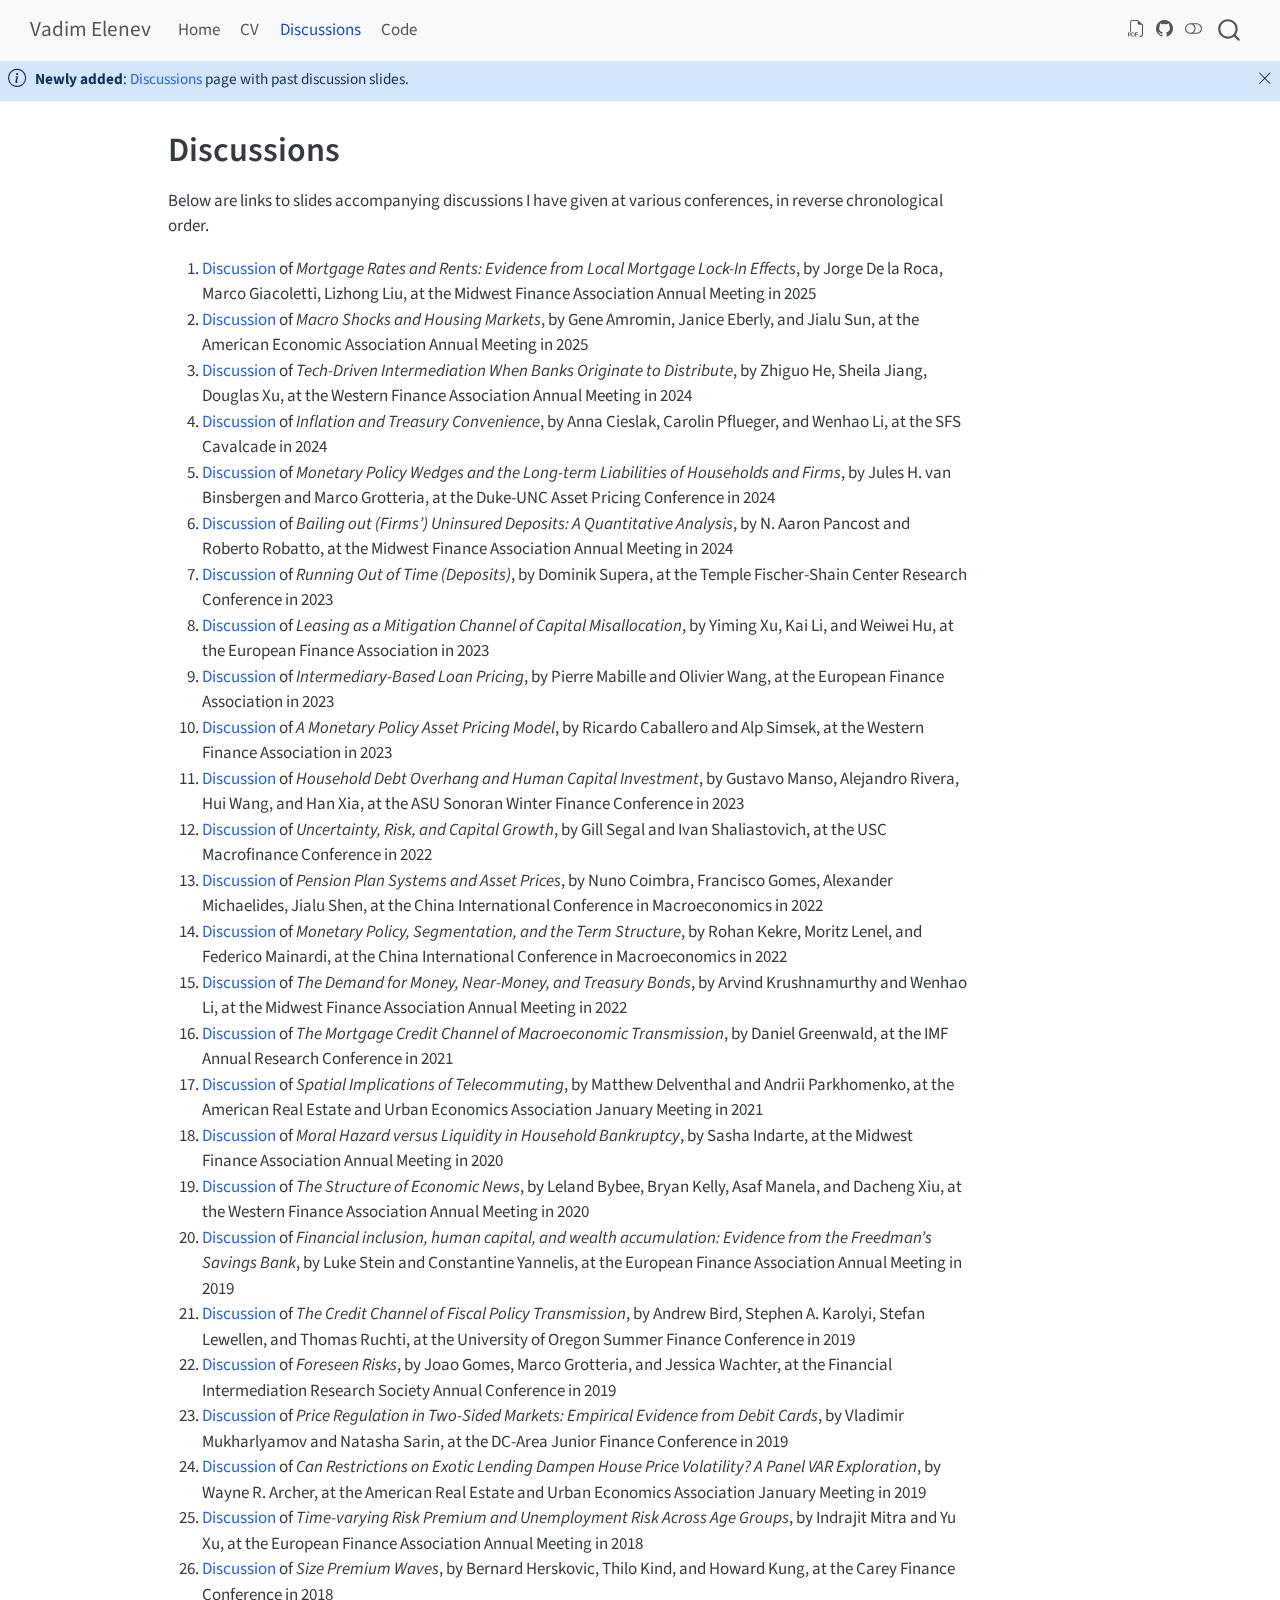
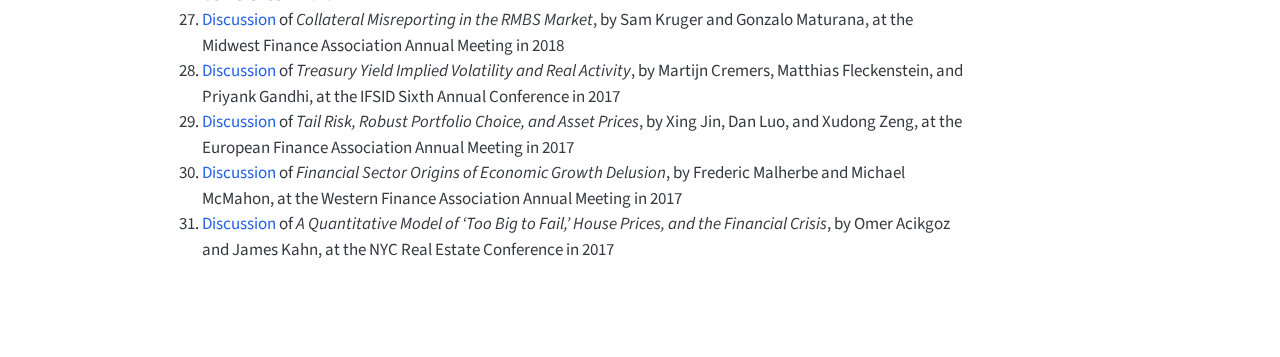
<file: discussions.html>
<!DOCTYPE html>
<html xmlns="http://www.w3.org/1999/xhtml" lang="en" xml:lang="en"><head>

<meta charset="utf-8">
<meta name="generator" content="quarto-1.6.37">

<meta name="viewport" content="width=device-width, initial-scale=1.0, user-scalable=yes">


<title>Discussions – Vadim Elenev</title>
<style>
code{white-space: pre-wrap;}
span.smallcaps{font-variant: small-caps;}
div.columns{display: flex; gap: min(4vw, 1.5em);}
div.column{flex: auto; overflow-x: auto;}
div.hanging-indent{margin-left: 1.5em; text-indent: -1.5em;}
ul.task-list{list-style: none;}
ul.task-list li input[type="checkbox"] {
  width: 0.8em;
  margin: 0 0.8em 0.2em -1em; /* quarto-specific, see https://github.com/quarto-dev/quarto-cli/issues/4556 */ 
  vertical-align: middle;
}
</style>


<script src="site_libs/quarto-nav/quarto-nav.js"></script>
<script src="site_libs/clipboard/clipboard.min.js"></script>
<script src="site_libs/quarto-search/autocomplete.umd.js"></script>
<script src="site_libs/quarto-search/fuse.min.js"></script>
<script src="site_libs/quarto-search/quarto-search.js"></script>
<meta name="quarto:offset" content="./">
<script src="site_libs/quarto-html/quarto.js"></script>
<script src="site_libs/quarto-html/popper.min.js"></script>
<script src="site_libs/quarto-html/tippy.umd.min.js"></script>
<script src="site_libs/quarto-html/anchor.min.js"></script>
<link href="site_libs/quarto-html/tippy.css" rel="stylesheet">
<link href="site_libs/quarto-html/quarto-syntax-highlighting-29e2c20b02301cfff04dc8050bf30c7e.css" rel="stylesheet" class="quarto-color-scheme" id="quarto-text-highlighting-styles">
<link href="site_libs/quarto-html/quarto-syntax-highlighting-dark-43df0d6f53b733b42d37fa7808e17715.css" rel="prefetch" class="quarto-color-scheme quarto-color-alternate" id="quarto-text-highlighting-styles">
<script src="site_libs/bootstrap/bootstrap.min.js"></script>
<link href="site_libs/bootstrap/bootstrap-icons.css" rel="stylesheet">
<link href="site_libs/bootstrap/bootstrap-1322888c997fad56b0b4d776d35cf542.min.css" rel="stylesheet" append-hash="true" class="quarto-color-scheme" id="quarto-bootstrap" data-mode="light">
<link href="site_libs/bootstrap/bootstrap-dark-7b4cdf087fd148e00d633bf65774a894.min.css" rel="prefetch" append-hash="true" class="quarto-color-scheme quarto-color-alternate" id="quarto-bootstrap" data-mode="dark">
<script id="quarto-search-options" type="application/json">{
  "location": "navbar",
  "copy-button": false,
  "collapse-after": 3,
  "panel-placement": "end",
  "type": "overlay",
  "limit": 50,
  "keyboard-shortcut": [
    "f",
    "/",
    "s"
  ],
  "show-item-context": false,
  "language": {
    "search-no-results-text": "No results",
    "search-matching-documents-text": "matching documents",
    "search-copy-link-title": "Copy link to search",
    "search-hide-matches-text": "Hide additional matches",
    "search-more-match-text": "more match in this document",
    "search-more-matches-text": "more matches in this document",
    "search-clear-button-title": "Clear",
    "search-text-placeholder": "",
    "search-detached-cancel-button-title": "Cancel",
    "search-submit-button-title": "Submit",
    "search-label": "Search"
  }
}</script>

<script type="text/javascript">

(function(i,s,o,g,r,a,m){i['GoogleAnalyticsObject']=r;i[r]=i[r]||function(){
  (i[r].q=i[r].q||[]).push(arguments)},i[r].l=1*new Date();a=s.createElement(o),
  m=s.getElementsByTagName(o)[0];a.async=1;a.src=g;m.parentNode.insertBefore(a,m)
  })(window,document,'script','https://www.google-analytics.com/analytics.js','ga');
ga('create', 'UA-97196765-1', 'auto');

ga('send', {
  hitType: 'pageview',
  'anonymizeIp': true,
});
</script>


<link rel="stylesheet" href="styles.css">
<meta property="og:title" content="Discussions – Vadim Elenev">
<meta property="og:description" content="">
<meta property="og:site_name" content="Vadim Elenev">
<meta name="twitter:title" content="Discussions – Vadim Elenev">
<meta name="twitter:description" content="Vadim Elenev, Assistant Professor at Johns Hopkins Carey Business School working on macroeconomics and finance.">
<meta name="twitter:image" content="https://www.vadimelenev.com/resources/Headshot.jpg">
<meta name="twitter:creator" content="@VadimElenev">
<meta name="twitter:card" content="summary">
</head>

<body class="nav-fixed">

<div id="quarto-search-results"></div>
  <header id="quarto-header" class="headroom fixed-top">
    <nav class="navbar navbar-expand-lg " data-bs-theme="dark">
      <div class="navbar-container container-fluid">
      <div class="navbar-brand-container mx-auto">
    <a class="navbar-brand" href="./index.html">
    <span class="navbar-title">Vadim Elenev</span>
    </a>
  </div>
            <div id="quarto-search" class="" title="Search"></div>
          <button class="navbar-toggler" type="button" data-bs-toggle="collapse" data-bs-target="#navbarCollapse" aria-controls="navbarCollapse" role="menu" aria-expanded="false" aria-label="Toggle navigation" onclick="if (window.quartoToggleHeadroom) { window.quartoToggleHeadroom(); }">
  <span class="navbar-toggler-icon"></span>
</button>
          <div class="collapse navbar-collapse" id="navbarCollapse">
            <ul class="navbar-nav navbar-nav-scroll me-auto">
  <li class="nav-item">
    <a class="nav-link" href="./index.html"> 
<span class="menu-text">Home</span></a>
  </li>  
  <li class="nav-item">
    <a class="nav-link" href="./CV.html"> 
<span class="menu-text">CV</span></a>
  </li>  
  <li class="nav-item">
    <a class="nav-link active" href="./discussions.html" aria-current="page"> 
<span class="menu-text">Discussions</span></a>
  </li>  
  <li class="nav-item">
    <a class="nav-link" href="http://www.github.com/elenev"> 
<span class="menu-text">Code</span></a>
  </li>  
</ul>
          </div> <!-- /navcollapse -->
            <div class="quarto-navbar-tools tools-wide">
    <a href="./resources/cv.pdf" title="CV [PDF]" class="quarto-navigation-tool px-1" aria-label="CV [PDF]"><i class="bi bi-filetype-pdf"></i></a>
    <a href="https://github.com/elenev" title="Github" class="quarto-navigation-tool px-1" aria-label="Github"><i class="bi bi-github"></i></a>
  <a href="" class="quarto-color-scheme-toggle quarto-navigation-tool  px-1" onclick="window.quartoToggleColorScheme(); return false;" title="Toggle dark mode"><i class="bi"></i></a>
</div>
      </div> <!-- /container-fluid -->
    </nav>
  <div id="quarto-announcement" data-announcement-id="f51e516cc1a94ecc422b74afa20e9405" class="alert alert-primary hidden"><i class="bi bi-info-circle quarto-announcement-icon"></i><div class="quarto-announcement-content">
<p><strong>Newly added</strong>: <a href="discussions.html">Discussions</a> page with past discussion slides.</p>
</div><i class="bi bi-x-lg quarto-announcement-action"></i></div>
</header>
<!-- content -->
<div id="quarto-content" class="quarto-container page-columns page-rows-contents page-layout-article page-navbar">
<!-- sidebar -->
<!-- margin-sidebar -->
    <div id="quarto-margin-sidebar" class="sidebar margin-sidebar zindex-bottom">
        
    </div>
<!-- main -->
<main class="content" id="quarto-document-content">

<header id="title-block-header" class="quarto-title-block default">
<div class="quarto-title">
<h1 class="title">Discussions</h1>
</div>



<div class="quarto-title-meta">

    
  
    
  </div>
  


</header>


<p>Below are links to slides accompanying discussions I have given at various conferences, in reverse chronological order.</p>
<ol type="1">
<li><a href="resources/discussions/DiscussionSlides_elenev_DelaRocaGiacolettiLiu.pdf">Discussion</a> of <em>Mortgage Rates and Rents: Evidence from Local Mortgage Lock-In Effects</em>, by Jorge De la Roca, Marco Giacoletti, Lizhong Liu, at the Midwest Finance Association Annual Meeting in 2025</li>
<li><a href="resources/discussions/DiscussionSlides_elenev_AmrominEberlySun.pdf">Discussion</a> of <em>Macro Shocks and Housing Markets</em>, by Gene Amromin, Janice Eberly, and Jialu Sun, at the American Economic Association Annual Meeting in 2025</li>
<li><a href="resources/discussions/DiscussionSlides_elenev_HeJiangXu.pdf">Discussion</a> of <em>Tech-Driven Intermediation When Banks Originate to Distribute</em>, by Zhiguo He, Sheila Jiang, Douglas Xu, at the Western Finance Association Annual Meeting in 2024</li>
<li><a href="resources/discussions/DiscussionSlides_elenev_CieslakLiPflueger.pdf">Discussion</a> of <em>Inflation and Treasury Convenience</em>, by Anna Cieslak, Carolin Pflueger, and Wenhao Li, at the SFS Cavalcade in 2024</li>
<li><a href="resources/discussions/DiscussionSlides_elenev_vanBinsbergenGrotteria.pdf">Discussion</a> of <em>Monetary Policy Wedges and the Long-term Liabilities of Households and Firms</em>, by Jules H. van Binsbergen and Marco Grotteria, at the Duke-UNC Asset Pricing Conference in 2024</li>
<li><a href="resources/discussions/DiscussionSlides_elenev_PancostRobatto.pdf">Discussion</a> of <em>Bailing out (Firms’) Uninsured Deposits: A Quantitative Analysis</em>, by N. Aaron Pancost and Roberto Robatto, at the Midwest Finance Association Annual Meeting in 2024</li>
<li><a href="resources/discussions/DiscussionSlides_elenev_Supera.pdf">Discussion</a> of <em>Running Out of Time (Deposits)</em>, by Dominik Supera, at the Temple Fischer-Shain Center Research Conference in 2023</li>
<li><a href="resources/discussions/DiscussionSlides_elenev_HuLiXu.pdf">Discussion</a> of <em>Leasing as a Mitigation Channel of Capital Misallocation</em>, by Yiming Xu, Kai Li, and Weiwei Hu, at the European Finance Association in 2023</li>
<li><a href="resources/discussions/DiscussionSlides_elenev_MabilleWang.pdf">Discussion</a> of <em>Intermediary-Based Loan Pricing</em>, by Pierre Mabille and Olivier Wang, at the European Finance Association in 2023</li>
<li><a href="resources/discussions/DiscussionSlides_elenev_CabelleroSimsek.pdf">Discussion</a> of <em>A Monetary Policy Asset Pricing Model</em>, by Ricardo Caballero and Alp Simsek, at the Western Finance Association in 2023</li>
<li><a href="resources/discussions/Slides_elenev_MansoRiveraWangXia.pdf">Discussion</a> of <em>Household Debt Overhang and Human Capital Investment</em>, by Gustavo Manso, Alejandro Rivera, Hui Wang, and Han Xia, at the ASU Sonoran Winter Finance Conference in 2023</li>
<li><a href="resources/discussions/DiscussionSlides_elenev_SegalShaliastovich.pdf">Discussion</a> of <em>Uncertainty, Risk, and Capital Growth</em>, by Gill Segal and Ivan Shaliastovich, at the USC Macrofinance Conference in 2022</li>
<li><a href="resources/discussions/DiscussionSlides_CoimbraGomesMichalidesShen.pdf">Discussion</a> of <em>Pension Plan Systems and Asset Prices</em>, by Nuno Coimbra, Francisco Gomes, Alexander Michaelides, Jialu Shen, at the China International Conference in Macroeconomics in 2022</li>
<li><a href="resources/discussions/DiscussionSlides_elenev_KekreLenelMainardi.pdf">Discussion</a> of <em>Monetary Policy, Segmentation, and the Term Structure</em>, by Rohan Kekre, Moritz Lenel, and Federico Mainardi, at the China International Conference in Macroeconomics in 2022</li>
<li><a href="resources/discussions/DiscussionSlides_elenev_KrishnamurthyLi.pdf">Discussion</a> of <em>The Demand for Money, Near-Money, and Treasury Bonds</em>, by Arvind Krushnamurthy and Wenhao Li, at the Midwest Finance Association Annual Meeting in 2022</li>
<li><a href="resources/discussions/slides_mtgechannel.pdf">Discussion</a> of <em>The Mortgage Credit Channel of Macroeconomic Transmission</em>, by Daniel Greenwald, at the IMF Annual Research Conference in 2021</li>
<li><a href="resources/discussions/DiscussionSlides_elenev_DelventhalParkhomenko.pdf">Discussion</a> of <em>Spatial Implications of Telecommuting</em>, by Matthew Delventhal and Andrii Parkhomenko, at the American Real Estate and Urban Economics Association January Meeting in 2021</li>
<li><a href="resources/discussions/DiscussionSlides_elenev_Indarte.pdf">Discussion</a> of <em>Moral Hazard versus Liquidity in Household Bankruptcy</em>, by Sasha Indarte, at the Midwest Finance Association Annual Meeting in 2020</li>
<li><a href="resources/discussions/DiscussionSlides_elenev_BybeeKellyManelaXiu.pdf">Discussion</a> of <em>The Structure of Economic News</em>, by Leland Bybee, Bryan Kelly, Asaf Manela, and Dacheng Xiu, at the Western Finance Association Annual Meeting in 2020</li>
<li><a href="resources/discussions/slides_reconstruction.pdf">Discussion</a> of <em>Financial inclusion, human capital, and wealth accumulation: Evidence from the Freedman’s Savings Bank</em>, by Luke Stein and Constantine Yannelis, at the European Finance Association Annual Meeting in 2019</li>
<li><a href="resources/discussions/DiscussionSlides_elenev_BirdKarolyiLewellenRuchti.pdf">Discussion</a> of <em>The Credit Channel of Fiscal Policy Transmission</em>, by Andrew Bird, Stephen A. Karolyi, Stefan Lewellen, and Thomas Ruchti, at the University of Oregon Summer Finance Conference in 2019</li>
<li><a href="resources/discussions/slides_foreseenrisks.pdf">Discussion</a> of <em>Foreseen Risks</em>, by Joao Gomes, Marco Grotteria, and Jessica Wachter, at the Financial Intermediation Research Society Annual Conference in 2019</li>
<li><a href="resources/discussions/DiscussionSlides_elenev_MukharlyamovSarin.pdf">Discussion</a> of <em>Price Regulation in Two-Sided Markets: Empirical Evidence from Debit Cards</em>, by Vladimir Mukharlyamov and Natasha Sarin, at the DC-Area Junior Finance Conference in 2019</li>
<li><a href="resources/discussions/DiscussionSlides_elenev_Archer.pdf">Discussion</a> of <em>Can Restrictions on Exotic Lending Dampen House Price Volatility? A Panel VAR Exploration</em>, by Wayne R. Archer, at the American Real Estate and Urban Economics Association January Meeting in 2019</li>
<li><a href="resources/discussions/DiscussionSlides_elenev_MitraXu.pdf">Discussion</a> of <em>Time-varying Risk Premium and Unemployment Risk Across Age Groups</em>, by Indrajit Mitra and Yu Xu, at the European Finance Association Annual Meeting in 2018</li>
<li><a href="resources/discussions/DiscussionSlides_elenev_HerskovicKindKung.pdf">Discussion</a> of <em>Size Premium Waves</em>, by Bernard Herskovic, Thilo Kind, and Howard Kung, at the Carey Finance Conference in 2018</li>
<li><a href="resources/discussions/discussion_KrugerMaturana_MFA2018.pdf">Discussion</a> of <em>Collateral Misreporting in the RMBS Market</em>, by Sam Kruger and Gonzalo Maturana, at the Midwest Finance Association Annual Meeting in 2018</li>
<li><a href="resources/discussions/DiscussionSlides_elenev_CremersFleckensteinGandhi.pdf">Discussion</a> of <em>Treasury Yield Implied Volatility and Real Activity</em>, by Martijn Cremers, Matthias Fleckenstein, and Priyank Gandhi, at the IFSID Sixth Annual Conference in 2017</li>
<li><a href="resources/discussions/DiscussionSlides_elenev_JinLuoZeng.pdf">Discussion</a> of <em>Tail Risk, Robust Portfolio Choice, and Asset Prices</em>, by Xing Jin, Dan Luo, and Xudong Zeng, at the European Finance Association Annual Meeting in 2017</li>
<li><a href="resources/discussions/DiscussionSlides_elenev_MalherbeMcMahon.pdf">Discussion</a> of <em>Financial Sector Origins of Economic Growth Delusion</em>, by Frederic Malherbe and Michael McMahon, at the Western Finance Association Annual Meeting in 2017</li>
<li><a href="resources/discussions/discussion_Acikgoz_Kahn_20170505_NYCRE.pdf">Discussion</a> of <em>A Quantitative Model of ‘Too Big to Fail,’ House Prices, and the Financial Crisis</em>, by Omer Acikgoz and James Kahn, at the NYC Real Estate Conference in 2017</li>
</ol>



<a onclick="window.scrollTo(0, 0); return false;" role="button" id="quarto-back-to-top"><i class="bi bi-arrow-up"></i> Back to top</a></main> <!-- /main -->
<script id="quarto-html-after-body" type="application/javascript">
window.document.addEventListener("DOMContentLoaded", function (event) {
  const toggleBodyColorMode = (bsSheetEl) => {
    const mode = bsSheetEl.getAttribute("data-mode");
    const bodyEl = window.document.querySelector("body");
    if (mode === "dark") {
      bodyEl.classList.add("quarto-dark");
      bodyEl.classList.remove("quarto-light");
    } else {
      bodyEl.classList.add("quarto-light");
      bodyEl.classList.remove("quarto-dark");
    }
  }
  const toggleBodyColorPrimary = () => {
    const bsSheetEl = window.document.querySelector("link#quarto-bootstrap");
    if (bsSheetEl) {
      toggleBodyColorMode(bsSheetEl);
    }
  }
  toggleBodyColorPrimary();  
  const disableStylesheet = (stylesheets) => {
    for (let i=0; i < stylesheets.length; i++) {
      const stylesheet = stylesheets[i];
      stylesheet.rel = 'prefetch';
    }
  }
  const enableStylesheet = (stylesheets) => {
    for (let i=0; i < stylesheets.length; i++) {
      const stylesheet = stylesheets[i];
      stylesheet.rel = 'stylesheet';
    }
  }
  const manageTransitions = (selector, allowTransitions) => {
    const els = window.document.querySelectorAll(selector);
    for (let i=0; i < els.length; i++) {
      const el = els[i];
      if (allowTransitions) {
        el.classList.remove('notransition');
      } else {
        el.classList.add('notransition');
      }
    }
  }
  const toggleGiscusIfUsed = (isAlternate, darkModeDefault) => {
    const baseTheme = document.querySelector('#giscus-base-theme')?.value ?? 'light';
    const alternateTheme = document.querySelector('#giscus-alt-theme')?.value ?? 'dark';
    let newTheme = '';
    if(darkModeDefault) {
      newTheme = isAlternate ? baseTheme : alternateTheme;
    } else {
      newTheme = isAlternate ? alternateTheme : baseTheme;
    }
    const changeGiscusTheme = () => {
      // From: https://github.com/giscus/giscus/issues/336
      const sendMessage = (message) => {
        const iframe = document.querySelector('iframe.giscus-frame');
        if (!iframe) return;
        iframe.contentWindow.postMessage({ giscus: message }, 'https://giscus.app');
      }
      sendMessage({
        setConfig: {
          theme: newTheme
        }
      });
    }
    const isGiscussLoaded = window.document.querySelector('iframe.giscus-frame') !== null;
    if (isGiscussLoaded) {
      changeGiscusTheme();
    }
  }
  const toggleColorMode = (alternate) => {
    // Switch the stylesheets
    const alternateStylesheets = window.document.querySelectorAll('link.quarto-color-scheme.quarto-color-alternate');
    manageTransitions('#quarto-margin-sidebar .nav-link', false);
    if (alternate) {
      enableStylesheet(alternateStylesheets);
      for (const sheetNode of alternateStylesheets) {
        if (sheetNode.id === "quarto-bootstrap") {
          toggleBodyColorMode(sheetNode);
        }
      }
    } else {
      disableStylesheet(alternateStylesheets);
      toggleBodyColorPrimary();
    }
    manageTransitions('#quarto-margin-sidebar .nav-link', true);
    // Switch the toggles
    const toggles = window.document.querySelectorAll('.quarto-color-scheme-toggle');
    for (let i=0; i < toggles.length; i++) {
      const toggle = toggles[i];
      if (toggle) {
        if (alternate) {
          toggle.classList.add("alternate");     
        } else {
          toggle.classList.remove("alternate");
        }
      }
    }
    // Hack to workaround the fact that safari doesn't
    // properly recolor the scrollbar when toggling (#1455)
    if (navigator.userAgent.indexOf('Safari') > 0 && navigator.userAgent.indexOf('Chrome') == -1) {
      manageTransitions("body", false);
      window.scrollTo(0, 1);
      setTimeout(() => {
        window.scrollTo(0, 0);
        manageTransitions("body", true);
      }, 40);  
    }
  }
  const isFileUrl = () => { 
    return window.location.protocol === 'file:';
  }
  const hasAlternateSentinel = () => {  
    let styleSentinel = getColorSchemeSentinel();
    if (styleSentinel !== null) {
      return styleSentinel === "alternate";
    } else {
      return false;
    }
  }
  const setStyleSentinel = (alternate) => {
    const value = alternate ? "alternate" : "default";
    if (!isFileUrl()) {
      window.localStorage.setItem("quarto-color-scheme", value);
    } else {
      localAlternateSentinel = value;
    }
  }
  const getColorSchemeSentinel = () => {
    if (!isFileUrl()) {
      const storageValue = window.localStorage.getItem("quarto-color-scheme");
      return storageValue != null ? storageValue : localAlternateSentinel;
    } else {
      return localAlternateSentinel;
    }
  }
  const darkModeDefault = false;
  let localAlternateSentinel = darkModeDefault ? 'alternate' : 'default';
  // Dark / light mode switch
  window.quartoToggleColorScheme = () => {
    // Read the current dark / light value 
    let toAlternate = !hasAlternateSentinel();
    toggleColorMode(toAlternate);
    setStyleSentinel(toAlternate);
    toggleGiscusIfUsed(toAlternate, darkModeDefault);
  };
  // Ensure there is a toggle, if there isn't float one in the top right
  if (window.document.querySelector('.quarto-color-scheme-toggle') === null) {
    const a = window.document.createElement('a');
    a.classList.add('top-right');
    a.classList.add('quarto-color-scheme-toggle');
    a.href = "";
    a.onclick = function() { try { window.quartoToggleColorScheme(); } catch {} return false; };
    const i = window.document.createElement("i");
    i.classList.add('bi');
    a.appendChild(i);
    window.document.body.appendChild(a);
  }
  // Switch to dark mode if need be
  if (hasAlternateSentinel()) {
    toggleColorMode(true);
  } else {
    toggleColorMode(false);
  }
  const icon = "";
  const anchorJS = new window.AnchorJS();
  anchorJS.options = {
    placement: 'right',
    icon: icon
  };
  anchorJS.add('.anchored');
  const isCodeAnnotation = (el) => {
    for (const clz of el.classList) {
      if (clz.startsWith('code-annotation-')) {                     
        return true;
      }
    }
    return false;
  }
  const onCopySuccess = function(e) {
    // button target
    const button = e.trigger;
    // don't keep focus
    button.blur();
    // flash "checked"
    button.classList.add('code-copy-button-checked');
    var currentTitle = button.getAttribute("title");
    button.setAttribute("title", "Copied!");
    let tooltip;
    if (window.bootstrap) {
      button.setAttribute("data-bs-toggle", "tooltip");
      button.setAttribute("data-bs-placement", "left");
      button.setAttribute("data-bs-title", "Copied!");
      tooltip = new bootstrap.Tooltip(button, 
        { trigger: "manual", 
          customClass: "code-copy-button-tooltip",
          offset: [0, -8]});
      tooltip.show();    
    }
    setTimeout(function() {
      if (tooltip) {
        tooltip.hide();
        button.removeAttribute("data-bs-title");
        button.removeAttribute("data-bs-toggle");
        button.removeAttribute("data-bs-placement");
      }
      button.setAttribute("title", currentTitle);
      button.classList.remove('code-copy-button-checked');
    }, 1000);
    // clear code selection
    e.clearSelection();
  }
  const getTextToCopy = function(trigger) {
      const codeEl = trigger.previousElementSibling.cloneNode(true);
      for (const childEl of codeEl.children) {
        if (isCodeAnnotation(childEl)) {
          childEl.remove();
        }
      }
      return codeEl.innerText;
  }
  const clipboard = new window.ClipboardJS('.code-copy-button:not([data-in-quarto-modal])', {
    text: getTextToCopy
  });
  clipboard.on('success', onCopySuccess);
  if (window.document.getElementById('quarto-embedded-source-code-modal')) {
    const clipboardModal = new window.ClipboardJS('.code-copy-button[data-in-quarto-modal]', {
      text: getTextToCopy,
      container: window.document.getElementById('quarto-embedded-source-code-modal')
    });
    clipboardModal.on('success', onCopySuccess);
  }
    var localhostRegex = new RegExp(/^(?:http|https):\/\/localhost\:?[0-9]*\//);
    var mailtoRegex = new RegExp(/^mailto:/);
      var filterRegex = new RegExp("https:\/\/www\.vadimelenev\.com");
    var isInternal = (href) => {
        return filterRegex.test(href) || localhostRegex.test(href) || mailtoRegex.test(href);
    }
    // Inspect non-navigation links and adorn them if external
 	var links = window.document.querySelectorAll('a[href]:not(.nav-link):not(.navbar-brand):not(.toc-action):not(.sidebar-link):not(.sidebar-item-toggle):not(.pagination-link):not(.no-external):not([aria-hidden]):not(.dropdown-item):not(.quarto-navigation-tool):not(.about-link)');
    for (var i=0; i<links.length; i++) {
      const link = links[i];
      if (!isInternal(link.href)) {
        // undo the damage that might have been done by quarto-nav.js in the case of
        // links that we want to consider external
        if (link.dataset.originalHref !== undefined) {
          link.href = link.dataset.originalHref;
        }
      }
    }
  function tippyHover(el, contentFn, onTriggerFn, onUntriggerFn) {
    const config = {
      allowHTML: true,
      maxWidth: 500,
      delay: 100,
      arrow: false,
      appendTo: function(el) {
          return el.parentElement;
      },
      interactive: true,
      interactiveBorder: 10,
      theme: 'quarto',
      placement: 'bottom-start',
    };
    if (contentFn) {
      config.content = contentFn;
    }
    if (onTriggerFn) {
      config.onTrigger = onTriggerFn;
    }
    if (onUntriggerFn) {
      config.onUntrigger = onUntriggerFn;
    }
    window.tippy(el, config); 
  }
  const noterefs = window.document.querySelectorAll('a[role="doc-noteref"]');
  for (var i=0; i<noterefs.length; i++) {
    const ref = noterefs[i];
    tippyHover(ref, function() {
      // use id or data attribute instead here
      let href = ref.getAttribute('data-footnote-href') || ref.getAttribute('href');
      try { href = new URL(href).hash; } catch {}
      const id = href.replace(/^#\/?/, "");
      const note = window.document.getElementById(id);
      if (note) {
        return note.innerHTML;
      } else {
        return "";
      }
    });
  }
  const xrefs = window.document.querySelectorAll('a.quarto-xref');
  const processXRef = (id, note) => {
    // Strip column container classes
    const stripColumnClz = (el) => {
      el.classList.remove("page-full", "page-columns");
      if (el.children) {
        for (const child of el.children) {
          stripColumnClz(child);
        }
      }
    }
    stripColumnClz(note)
    if (id === null || id.startsWith('sec-')) {
      // Special case sections, only their first couple elements
      const container = document.createElement("div");
      if (note.children && note.children.length > 2) {
        container.appendChild(note.children[0].cloneNode(true));
        for (let i = 1; i < note.children.length; i++) {
          const child = note.children[i];
          if (child.tagName === "P" && child.innerText === "") {
            continue;
          } else {
            container.appendChild(child.cloneNode(true));
            break;
          }
        }
        if (window.Quarto?.typesetMath) {
          window.Quarto.typesetMath(container);
        }
        return container.innerHTML
      } else {
        if (window.Quarto?.typesetMath) {
          window.Quarto.typesetMath(note);
        }
        return note.innerHTML;
      }
    } else {
      // Remove any anchor links if they are present
      const anchorLink = note.querySelector('a.anchorjs-link');
      if (anchorLink) {
        anchorLink.remove();
      }
      if (window.Quarto?.typesetMath) {
        window.Quarto.typesetMath(note);
      }
      if (note.classList.contains("callout")) {
        return note.outerHTML;
      } else {
        return note.innerHTML;
      }
    }
  }
  for (var i=0; i<xrefs.length; i++) {
    const xref = xrefs[i];
    tippyHover(xref, undefined, function(instance) {
      instance.disable();
      let url = xref.getAttribute('href');
      let hash = undefined; 
      if (url.startsWith('#')) {
        hash = url;
      } else {
        try { hash = new URL(url).hash; } catch {}
      }
      if (hash) {
        const id = hash.replace(/^#\/?/, "");
        const note = window.document.getElementById(id);
        if (note !== null) {
          try {
            const html = processXRef(id, note.cloneNode(true));
            instance.setContent(html);
          } finally {
            instance.enable();
            instance.show();
          }
        } else {
          // See if we can fetch this
          fetch(url.split('#')[0])
          .then(res => res.text())
          .then(html => {
            const parser = new DOMParser();
            const htmlDoc = parser.parseFromString(html, "text/html");
            const note = htmlDoc.getElementById(id);
            if (note !== null) {
              const html = processXRef(id, note);
              instance.setContent(html);
            } 
          }).finally(() => {
            instance.enable();
            instance.show();
          });
        }
      } else {
        // See if we can fetch a full url (with no hash to target)
        // This is a special case and we should probably do some content thinning / targeting
        fetch(url)
        .then(res => res.text())
        .then(html => {
          const parser = new DOMParser();
          const htmlDoc = parser.parseFromString(html, "text/html");
          const note = htmlDoc.querySelector('main.content');
          if (note !== null) {
            // This should only happen for chapter cross references
            // (since there is no id in the URL)
            // remove the first header
            if (note.children.length > 0 && note.children[0].tagName === "HEADER") {
              note.children[0].remove();
            }
            const html = processXRef(null, note);
            instance.setContent(html);
          } 
        }).finally(() => {
          instance.enable();
          instance.show();
        });
      }
    }, function(instance) {
    });
  }
      let selectedAnnoteEl;
      const selectorForAnnotation = ( cell, annotation) => {
        let cellAttr = 'data-code-cell="' + cell + '"';
        let lineAttr = 'data-code-annotation="' +  annotation + '"';
        const selector = 'span[' + cellAttr + '][' + lineAttr + ']';
        return selector;
      }
      const selectCodeLines = (annoteEl) => {
        const doc = window.document;
        const targetCell = annoteEl.getAttribute("data-target-cell");
        const targetAnnotation = annoteEl.getAttribute("data-target-annotation");
        const annoteSpan = window.document.querySelector(selectorForAnnotation(targetCell, targetAnnotation));
        const lines = annoteSpan.getAttribute("data-code-lines").split(",");
        const lineIds = lines.map((line) => {
          return targetCell + "-" + line;
        })
        let top = null;
        let height = null;
        let parent = null;
        if (lineIds.length > 0) {
            //compute the position of the single el (top and bottom and make a div)
            const el = window.document.getElementById(lineIds[0]);
            top = el.offsetTop;
            height = el.offsetHeight;
            parent = el.parentElement.parentElement;
          if (lineIds.length > 1) {
            const lastEl = window.document.getElementById(lineIds[lineIds.length - 1]);
            const bottom = lastEl.offsetTop + lastEl.offsetHeight;
            height = bottom - top;
          }
          if (top !== null && height !== null && parent !== null) {
            // cook up a div (if necessary) and position it 
            let div = window.document.getElementById("code-annotation-line-highlight");
            if (div === null) {
              div = window.document.createElement("div");
              div.setAttribute("id", "code-annotation-line-highlight");
              div.style.position = 'absolute';
              parent.appendChild(div);
            }
            div.style.top = top - 2 + "px";
            div.style.height = height + 4 + "px";
            div.style.left = 0;
            let gutterDiv = window.document.getElementById("code-annotation-line-highlight-gutter");
            if (gutterDiv === null) {
              gutterDiv = window.document.createElement("div");
              gutterDiv.setAttribute("id", "code-annotation-line-highlight-gutter");
              gutterDiv.style.position = 'absolute';
              const codeCell = window.document.getElementById(targetCell);
              const gutter = codeCell.querySelector('.code-annotation-gutter');
              gutter.appendChild(gutterDiv);
            }
            gutterDiv.style.top = top - 2 + "px";
            gutterDiv.style.height = height + 4 + "px";
          }
          selectedAnnoteEl = annoteEl;
        }
      };
      const unselectCodeLines = () => {
        const elementsIds = ["code-annotation-line-highlight", "code-annotation-line-highlight-gutter"];
        elementsIds.forEach((elId) => {
          const div = window.document.getElementById(elId);
          if (div) {
            div.remove();
          }
        });
        selectedAnnoteEl = undefined;
      };
        // Handle positioning of the toggle
    window.addEventListener(
      "resize",
      throttle(() => {
        elRect = undefined;
        if (selectedAnnoteEl) {
          selectCodeLines(selectedAnnoteEl);
        }
      }, 10)
    );
    function throttle(fn, ms) {
    let throttle = false;
    let timer;
      return (...args) => {
        if(!throttle) { // first call gets through
            fn.apply(this, args);
            throttle = true;
        } else { // all the others get throttled
            if(timer) clearTimeout(timer); // cancel #2
            timer = setTimeout(() => {
              fn.apply(this, args);
              timer = throttle = false;
            }, ms);
        }
      };
    }
      // Attach click handler to the DT
      const annoteDls = window.document.querySelectorAll('dt[data-target-cell]');
      for (const annoteDlNode of annoteDls) {
        annoteDlNode.addEventListener('click', (event) => {
          const clickedEl = event.target;
          if (clickedEl !== selectedAnnoteEl) {
            unselectCodeLines();
            const activeEl = window.document.querySelector('dt[data-target-cell].code-annotation-active');
            if (activeEl) {
              activeEl.classList.remove('code-annotation-active');
            }
            selectCodeLines(clickedEl);
            clickedEl.classList.add('code-annotation-active');
          } else {
            // Unselect the line
            unselectCodeLines();
            clickedEl.classList.remove('code-annotation-active');
          }
        });
      }
  const findCites = (el) => {
    const parentEl = el.parentElement;
    if (parentEl) {
      const cites = parentEl.dataset.cites;
      if (cites) {
        return {
          el,
          cites: cites.split(' ')
        };
      } else {
        return findCites(el.parentElement)
      }
    } else {
      return undefined;
    }
  };
  var bibliorefs = window.document.querySelectorAll('a[role="doc-biblioref"]');
  for (var i=0; i<bibliorefs.length; i++) {
    const ref = bibliorefs[i];
    const citeInfo = findCites(ref);
    if (citeInfo) {
      tippyHover(citeInfo.el, function() {
        var popup = window.document.createElement('div');
        citeInfo.cites.forEach(function(cite) {
          var citeDiv = window.document.createElement('div');
          citeDiv.classList.add('hanging-indent');
          citeDiv.classList.add('csl-entry');
          var biblioDiv = window.document.getElementById('ref-' + cite);
          if (biblioDiv) {
            citeDiv.innerHTML = biblioDiv.innerHTML;
          }
          popup.appendChild(citeDiv);
        });
        return popup.innerHTML;
      });
    }
  }
});
</script>
</div> <!-- /content -->




</body></html>
</file>
<file: site_libs/quarto-html/tippy.css>
.tippy-box[data-animation=fade][data-state=hidden]{opacity:0}[data-tippy-root]{max-width:calc(100vw - 10px)}.tippy-box{position:relative;background-color:#333;color:#fff;border-radius:4px;font-size:14px;line-height:1.4;white-space:normal;outline:0;transition-property:transform,visibility,opacity}.tippy-box[data-placement^=top]>.tippy-arrow{bottom:0}.tippy-box[data-placement^=top]>.tippy-arrow:before{bottom:-7px;left:0;border-width:8px 8px 0;border-top-color:initial;transform-origin:center top}.tippy-box[data-placement^=bottom]>.tippy-arrow{top:0}.tippy-box[data-placement^=bottom]>.tippy-arrow:before{top:-7px;left:0;border-width:0 8px 8px;border-bottom-color:initial;transform-origin:center bottom}.tippy-box[data-placement^=left]>.tippy-arrow{right:0}.tippy-box[data-placement^=left]>.tippy-arrow:before{border-width:8px 0 8px 8px;border-left-color:initial;right:-7px;transform-origin:center left}.tippy-box[data-placement^=right]>.tippy-arrow{left:0}.tippy-box[data-placement^=right]>.tippy-arrow:before{left:-7px;border-width:8px 8px 8px 0;border-right-color:initial;transform-origin:center right}.tippy-box[data-inertia][data-state=visible]{transition-timing-function:cubic-bezier(.54,1.5,.38,1.11)}.tippy-arrow{width:16px;height:16px;color:#333}.tippy-arrow:before{content:"";position:absolute;border-color:transparent;border-style:solid}.tippy-content{position:relative;padding:5px 9px;z-index:1}
</file>
<file: site_libs/quarto-html/quarto-syntax-highlighting-29e2c20b02301cfff04dc8050bf30c7e.css>
/* quarto syntax highlight colors */
:root {
  --quarto-hl-ot-color: #003B4F;
  --quarto-hl-at-color: #657422;
  --quarto-hl-ss-color: #20794D;
  --quarto-hl-an-color: #5E5E5E;
  --quarto-hl-fu-color: #4758AB;
  --quarto-hl-st-color: #20794D;
  --quarto-hl-cf-color: #003B4F;
  --quarto-hl-op-color: #5E5E5E;
  --quarto-hl-er-color: #AD0000;
  --quarto-hl-bn-color: #AD0000;
  --quarto-hl-al-color: #AD0000;
  --quarto-hl-va-color: #111111;
  --quarto-hl-bu-color: inherit;
  --quarto-hl-ex-color: inherit;
  --quarto-hl-pp-color: #AD0000;
  --quarto-hl-in-color: #5E5E5E;
  --quarto-hl-vs-color: #20794D;
  --quarto-hl-wa-color: #5E5E5E;
  --quarto-hl-do-color: #5E5E5E;
  --quarto-hl-im-color: #00769E;
  --quarto-hl-ch-color: #20794D;
  --quarto-hl-dt-color: #AD0000;
  --quarto-hl-fl-color: #AD0000;
  --quarto-hl-co-color: #5E5E5E;
  --quarto-hl-cv-color: #5E5E5E;
  --quarto-hl-cn-color: #8f5902;
  --quarto-hl-sc-color: #5E5E5E;
  --quarto-hl-dv-color: #AD0000;
  --quarto-hl-kw-color: #003B4F;
}

/* other quarto variables */
:root {
  --quarto-font-monospace: SFMono-Regular, Menlo, Monaco, Consolas, "Liberation Mono", "Courier New", monospace;
}

pre > code.sourceCode > span {
  color: #003B4F;
}

code span {
  color: #003B4F;
}

code.sourceCode > span {
  color: #003B4F;
}

div.sourceCode,
div.sourceCode pre.sourceCode {
  color: #003B4F;
}

code span.ot {
  color: #003B4F;
  font-style: inherit;
}

code span.at {
  color: #657422;
  font-style: inherit;
}

code span.ss {
  color: #20794D;
  font-style: inherit;
}

code span.an {
  color: #5E5E5E;
  font-style: inherit;
}

code span.fu {
  color: #4758AB;
  font-style: inherit;
}

code span.st {
  color: #20794D;
  font-style: inherit;
}

code span.cf {
  color: #003B4F;
  font-weight: bold;
  font-style: inherit;
}

code span.op {
  color: #5E5E5E;
  font-style: inherit;
}

code span.er {
  color: #AD0000;
  font-style: inherit;
}

code span.bn {
  color: #AD0000;
  font-style: inherit;
}

code span.al {
  color: #AD0000;
  font-style: inherit;
}

code span.va {
  color: #111111;
  font-style: inherit;
}

code span.bu {
  font-style: inherit;
}

code span.ex {
  font-style: inherit;
}

code span.pp {
  color: #AD0000;
  font-style: inherit;
}

code span.in {
  color: #5E5E5E;
  font-style: inherit;
}

code span.vs {
  color: #20794D;
  font-style: inherit;
}

code span.wa {
  color: #5E5E5E;
  font-style: italic;
}

code span.do {
  color: #5E5E5E;
  font-style: italic;
}

code span.im {
  color: #00769E;
  font-style: inherit;
}

code span.ch {
  color: #20794D;
  font-style: inherit;
}

code span.dt {
  color: #AD0000;
  font-style: inherit;
}

code span.fl {
  color: #AD0000;
  font-style: inherit;
}

code span.co {
  color: #5E5E5E;
  font-style: inherit;
}

code span.cv {
  color: #5E5E5E;
  font-style: italic;
}

code span.cn {
  color: #8f5902;
  font-style: inherit;
}

code span.sc {
  color: #5E5E5E;
  font-style: inherit;
}

code span.dv {
  color: #AD0000;
  font-style: inherit;
}

code span.kw {
  color: #003B4F;
  font-weight: bold;
  font-style: inherit;
}

.prevent-inlining {
  content: "</";
}

/*# sourceMappingURL=5353fc8bf2a85bac2e7a98e8d13296a2.css.map */
</file>
<file: site_libs/quarto-html/quarto-syntax-highlighting-dark-43df0d6f53b733b42d37fa7808e17715.css>
/* quarto syntax highlight colors */
:root {
  --quarto-hl-al-color: #f07178;
  --quarto-hl-an-color: #d4d0ab;
  --quarto-hl-at-color: #00e0e0;
  --quarto-hl-bn-color: #d4d0ab;
  --quarto-hl-bu-color: #abe338;
  --quarto-hl-ch-color: #abe338;
  --quarto-hl-co-color: #f8f8f2;
  --quarto-hl-cv-color: #ffd700;
  --quarto-hl-cn-color: #ffd700;
  --quarto-hl-cf-color: #ffa07a;
  --quarto-hl-dt-color: #ffa07a;
  --quarto-hl-dv-color: #d4d0ab;
  --quarto-hl-do-color: #f8f8f2;
  --quarto-hl-er-color: #f07178;
  --quarto-hl-ex-color: #00e0e0;
  --quarto-hl-fl-color: #d4d0ab;
  --quarto-hl-fu-color: #ffa07a;
  --quarto-hl-im-color: #abe338;
  --quarto-hl-in-color: #d4d0ab;
  --quarto-hl-kw-color: #ffa07a;
  --quarto-hl-op-color: #ffa07a;
  --quarto-hl-ot-color: #00e0e0;
  --quarto-hl-pp-color: #dcc6e0;
  --quarto-hl-re-color: #00e0e0;
  --quarto-hl-sc-color: #abe338;
  --quarto-hl-ss-color: #abe338;
  --quarto-hl-st-color: #abe338;
  --quarto-hl-va-color: #00e0e0;
  --quarto-hl-vs-color: #abe338;
  --quarto-hl-wa-color: #dcc6e0;
}

/* other quarto variables */
:root {
  --quarto-font-monospace: SFMono-Regular, Menlo, Monaco, Consolas, "Liberation Mono", "Courier New", monospace;
}

code span.al {
  background-color: #2a0f15;
  font-weight: bold;
  color: #f07178;
}

code span.an {
  color: #d4d0ab;
}

code span.at {
  color: #00e0e0;
}

code span.bn {
  color: #d4d0ab;
}

code span.bu {
  color: #abe338;
}

code span.ch {
  color: #abe338;
}

code span.co {
  font-style: italic;
  color: #f8f8f2;
}

code span.cv {
  color: #ffd700;
}

code span.cn {
  color: #ffd700;
}

code span.cf {
  font-weight: bold;
  color: #ffa07a;
}

code span.dt {
  color: #ffa07a;
}

code span.dv {
  color: #d4d0ab;
}

code span.do {
  color: #f8f8f2;
}

code span.er {
  color: #f07178;
  text-decoration: underline;
}

code span.ex {
  font-weight: bold;
  color: #00e0e0;
}

code span.fl {
  color: #d4d0ab;
}

code span.fu {
  color: #ffa07a;
}

code span.im {
  color: #abe338;
}

code span.in {
  color: #d4d0ab;
}

code span.kw {
  font-weight: bold;
  color: #ffa07a;
}

pre > code.sourceCode > span {
  color: #f8f8f2;
}

code span {
  color: #f8f8f2;
}

code.sourceCode > span {
  color: #f8f8f2;
}

div.sourceCode,
div.sourceCode pre.sourceCode {
  color: #f8f8f2;
}

code span.op {
  color: #ffa07a;
}

code span.ot {
  color: #00e0e0;
}

code span.pp {
  color: #dcc6e0;
}

code span.re {
  background-color: #f8f8f2;
  color: #00e0e0;
}

code span.sc {
  color: #abe338;
}

code span.ss {
  color: #abe338;
}

code span.st {
  color: #abe338;
}

code span.va {
  color: #00e0e0;
}

code span.vs {
  color: #abe338;
}

code span.wa {
  color: #dcc6e0;
}

.prevent-inlining {
  content: "</";
}

/*# sourceMappingURL=a4d389c687367109191cbf5ad3d8bc31.css.map */
</file>
<file: styles.css>
/* css styles */
.callout-title-container .journal-italic {
}

.callout-title-container .title-bold {
    font-weight: bold; /* Make the title bold */
}

.callout-title-container .authors-normal {
    font-weight: normal; /* Keep the authors' names in regular font weight */
}

.callout-title-container .journal-italic {
    font-style: italic; /* Make the journal name italic */
    font-weight: normal; /* Keep the authors' names in regular font weight */    
}

a {
    /*color: blue;       Sets the text color to blue */
    text-decoration: none; /* Removes the underline */
}

a:hover, a:focus {
    text-decoration: underline; /* Adds an underline on hover or focus for better accessibility */
}
</file>
<file: site_libs/quarto-html/quarto-syntax-highlighting-dc55a5b9e770e841cd82e46aadbfb9b0.css>
/* quarto syntax highlight colors */
:root {
  --quarto-hl-ot-color: #003B4F;
  --quarto-hl-at-color: #657422;
  --quarto-hl-ss-color: #20794D;
  --quarto-hl-an-color: #5E5E5E;
  --quarto-hl-fu-color: #4758AB;
  --quarto-hl-st-color: #20794D;
  --quarto-hl-cf-color: #003B4F;
  --quarto-hl-op-color: #5E5E5E;
  --quarto-hl-er-color: #AD0000;
  --quarto-hl-bn-color: #AD0000;
  --quarto-hl-al-color: #AD0000;
  --quarto-hl-va-color: #111111;
  --quarto-hl-bu-color: inherit;
  --quarto-hl-ex-color: inherit;
  --quarto-hl-pp-color: #AD0000;
  --quarto-hl-in-color: #5E5E5E;
  --quarto-hl-vs-color: #20794D;
  --quarto-hl-wa-color: #5E5E5E;
  --quarto-hl-do-color: #5E5E5E;
  --quarto-hl-im-color: #00769E;
  --quarto-hl-ch-color: #20794D;
  --quarto-hl-dt-color: #AD0000;
  --quarto-hl-fl-color: #AD0000;
  --quarto-hl-co-color: #5E5E5E;
  --quarto-hl-cv-color: #5E5E5E;
  --quarto-hl-cn-color: #8f5902;
  --quarto-hl-sc-color: #5E5E5E;
  --quarto-hl-dv-color: #AD0000;
  --quarto-hl-kw-color: #003B4F;
}

/* other quarto variables */
:root {
  --quarto-font-monospace: SFMono-Regular, Menlo, Monaco, Consolas, "Liberation Mono", "Courier New", monospace;
}

/* syntax highlight based on Pandoc's rules */
pre > code.sourceCode > span {
  color: #003B4F;
}

code.sourceCode > span {
  color: #003B4F;
}

div.sourceCode,
div.sourceCode pre.sourceCode {
  color: #003B4F;
}

/* Normal */
code span {
  color: #003B4F;
}

/* Alert */
code span.al {
  color: #AD0000;
  font-style: inherit;
}

/* Annotation */
code span.an {
  color: #5E5E5E;
  font-style: inherit;
}

/* Attribute */
code span.at {
  color: #657422;
  font-style: inherit;
}

/* BaseN */
code span.bn {
  color: #AD0000;
  font-style: inherit;
}

/* BuiltIn */
code span.bu {
  font-style: inherit;
}

/* ControlFlow */
code span.cf {
  color: #003B4F;
  font-weight: bold;
  font-style: inherit;
}

/* Char */
code span.ch {
  color: #20794D;
  font-style: inherit;
}

/* Constant */
code span.cn {
  color: #8f5902;
  font-style: inherit;
}

/* Comment */
code span.co {
  color: #5E5E5E;
  font-style: inherit;
}

/* CommentVar */
code span.cv {
  color: #5E5E5E;
  font-style: italic;
}

/* Documentation */
code span.do {
  color: #5E5E5E;
  font-style: italic;
}

/* DataType */
code span.dt {
  color: #AD0000;
  font-style: inherit;
}

/* DecVal */
code span.dv {
  color: #AD0000;
  font-style: inherit;
}

/* Error */
code span.er {
  color: #AD0000;
  font-style: inherit;
}

/* Extension */
code span.ex {
  font-style: inherit;
}

/* Float */
code span.fl {
  color: #AD0000;
  font-style: inherit;
}

/* Function */
code span.fu {
  color: #4758AB;
  font-style: inherit;
}

/* Import */
code span.im {
  color: #00769E;
  font-style: inherit;
}

/* Information */
code span.in {
  color: #5E5E5E;
  font-style: inherit;
}

/* Keyword */
code span.kw {
  color: #003B4F;
  font-weight: bold;
  font-style: inherit;
}

/* Operator */
code span.op {
  color: #5E5E5E;
  font-style: inherit;
}

/* Other */
code span.ot {
  color: #003B4F;
  font-style: inherit;
}

/* Preprocessor */
code span.pp {
  color: #AD0000;
  font-style: inherit;
}

/* SpecialChar */
code span.sc {
  color: #5E5E5E;
  font-style: inherit;
}

/* SpecialString */
code span.ss {
  color: #20794D;
  font-style: inherit;
}

/* String */
code span.st {
  color: #20794D;
  font-style: inherit;
}

/* Variable */
code span.va {
  color: #111111;
  font-style: inherit;
}

/* VerbatimString */
code span.vs {
  color: #20794D;
  font-style: inherit;
}

/* Warning */
code span.wa {
  color: #5E5E5E;
  font-style: italic;
}

.prevent-inlining {
  content: "</";
}

/*# sourceMappingURL=21f0b8dca5c347bd0a806dc2ce2adfe3.css.map */
</file>
<file: site_libs/quarto-html/quarto-syntax-highlighting-dark-b651517ce65839d647a86e2780455cfb.css>
/* quarto syntax highlight colors */
:root {
  --quarto-hl-al-color: #f07178;
  --quarto-hl-an-color: #d4d0ab;
  --quarto-hl-at-color: #00e0e0;
  --quarto-hl-bn-color: #d4d0ab;
  --quarto-hl-bu-color: #abe338;
  --quarto-hl-ch-color: #abe338;
  --quarto-hl-co-color: #f8f8f2;
  --quarto-hl-cv-color: #ffd700;
  --quarto-hl-cn-color: #ffd700;
  --quarto-hl-cf-color: #ffa07a;
  --quarto-hl-dt-color: #ffa07a;
  --quarto-hl-dv-color: #d4d0ab;
  --quarto-hl-do-color: #f8f8f2;
  --quarto-hl-er-color: #f07178;
  --quarto-hl-ex-color: #00e0e0;
  --quarto-hl-fl-color: #d4d0ab;
  --quarto-hl-fu-color: #ffa07a;
  --quarto-hl-im-color: #abe338;
  --quarto-hl-in-color: #d4d0ab;
  --quarto-hl-kw-color: #ffa07a;
  --quarto-hl-op-color: #ffa07a;
  --quarto-hl-ot-color: #00e0e0;
  --quarto-hl-pp-color: #dcc6e0;
  --quarto-hl-re-color: #00e0e0;
  --quarto-hl-sc-color: #abe338;
  --quarto-hl-ss-color: #abe338;
  --quarto-hl-st-color: #abe338;
  --quarto-hl-va-color: #00e0e0;
  --quarto-hl-vs-color: #abe338;
  --quarto-hl-wa-color: #dcc6e0;
}

/* other quarto variables */
:root {
  --quarto-font-monospace: SFMono-Regular, Menlo, Monaco, Consolas, "Liberation Mono", "Courier New", monospace;
}

/* syntax highlight based on Pandoc's rules */
pre > code.sourceCode > span {
  color: #f8f8f2;
}

code.sourceCode > span {
  color: #f8f8f2;
}

div.sourceCode,
div.sourceCode pre.sourceCode {
  color: #f8f8f2;
}

/* Normal */
code span {
  color: #f8f8f2;
}

/* Alert */
code span.al {
  color: #f07178;
}

/* Annotation */
code span.an {
  color: #d4d0ab;
}

/* Attribute */
code span.at {
  color: #00e0e0;
}

/* BaseN */
code span.bn {
  color: #d4d0ab;
}

/* BuiltIn */
code span.bu {
  color: #abe338;
}

/* ControlFlow */
code span.cf {
  font-weight: bold;
  color: #ffa07a;
}

/* Char */
code span.ch {
  color: #abe338;
}

/* Constant */
code span.cn {
  color: #ffd700;
}

/* Comment */
code span.co {
  font-style: italic;
  color: #f8f8f2;
}

/* CommentVar */
code span.cv {
  color: #ffd700;
}

/* Documentation */
code span.do {
  color: #f8f8f2;
}

/* DataType */
code span.dt {
  color: #ffa07a;
}

/* DecVal */
code span.dv {
  color: #d4d0ab;
}

/* Error */
code span.er {
  color: #f07178;
  text-decoration: underline;
}

/* Extension */
code span.ex {
  font-weight: bold;
  color: #00e0e0;
}

/* Float */
code span.fl {
  color: #d4d0ab;
}

/* Function */
code span.fu {
  color: #ffa07a;
}

/* Import */
code span.im {
  color: #abe338;
}

/* Information */
code span.in {
  color: #d4d0ab;
}

/* Keyword */
code span.kw {
  font-weight: bold;
  color: #ffa07a;
}

/* Operator */
code span.op {
  color: #ffa07a;
}

/* Other */
code span.ot {
  color: #00e0e0;
}

/* Preprocessor */
code span.pp {
  color: #dcc6e0;
}

/* RegionMarker */
code span.re {
  background-color: #f8f8f2;
  color: #00e0e0;
}

/* SpecialChar */
code span.sc {
  color: #abe338;
}

/* SpecialString */
code span.ss {
  color: #abe338;
}

/* String */
code span.st {
  color: #abe338;
}

/* Variable */
code span.va {
  color: #00e0e0;
}

/* VerbatimString */
code span.vs {
  color: #abe338;
}

/* Warning */
code span.wa {
  color: #dcc6e0;
}

.prevent-inlining {
  content: "</";
}

/*# sourceMappingURL=7d52425e2e4906fd318f8314235819b3.css.map */
</file>
